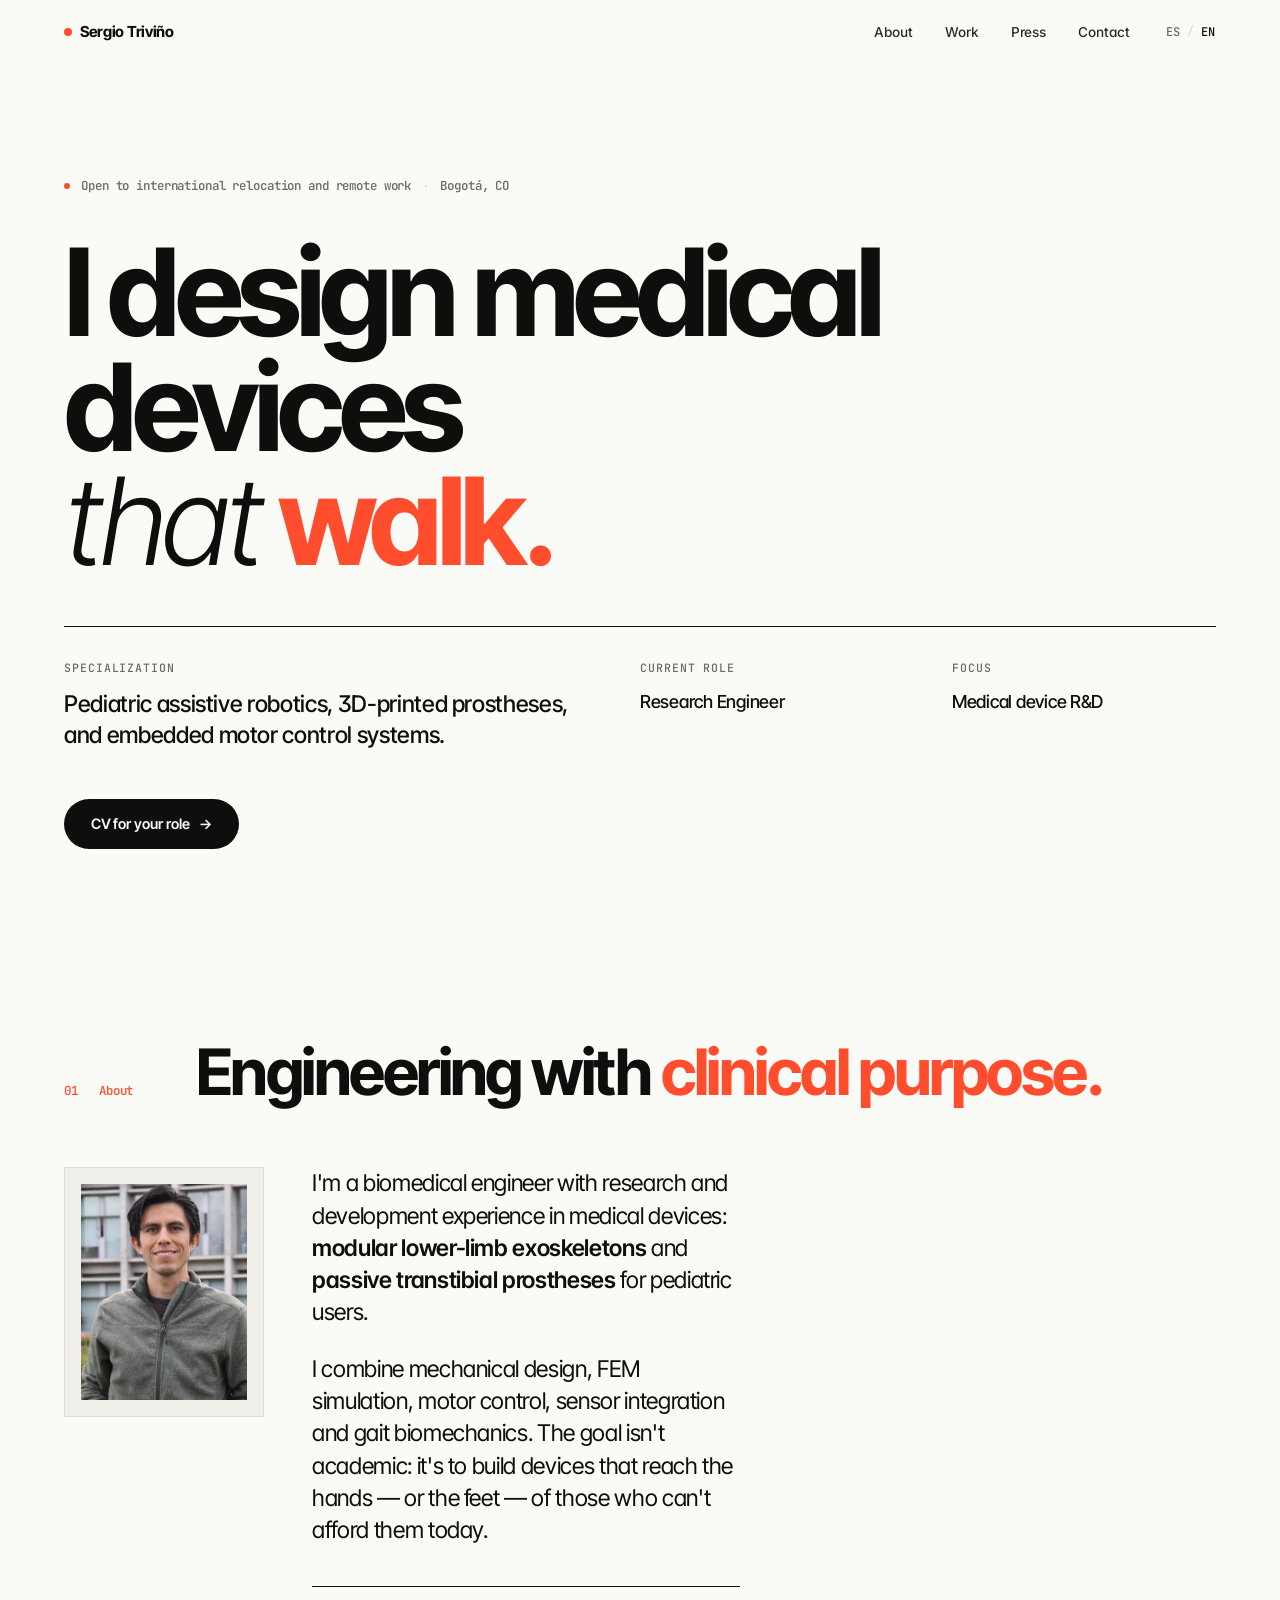
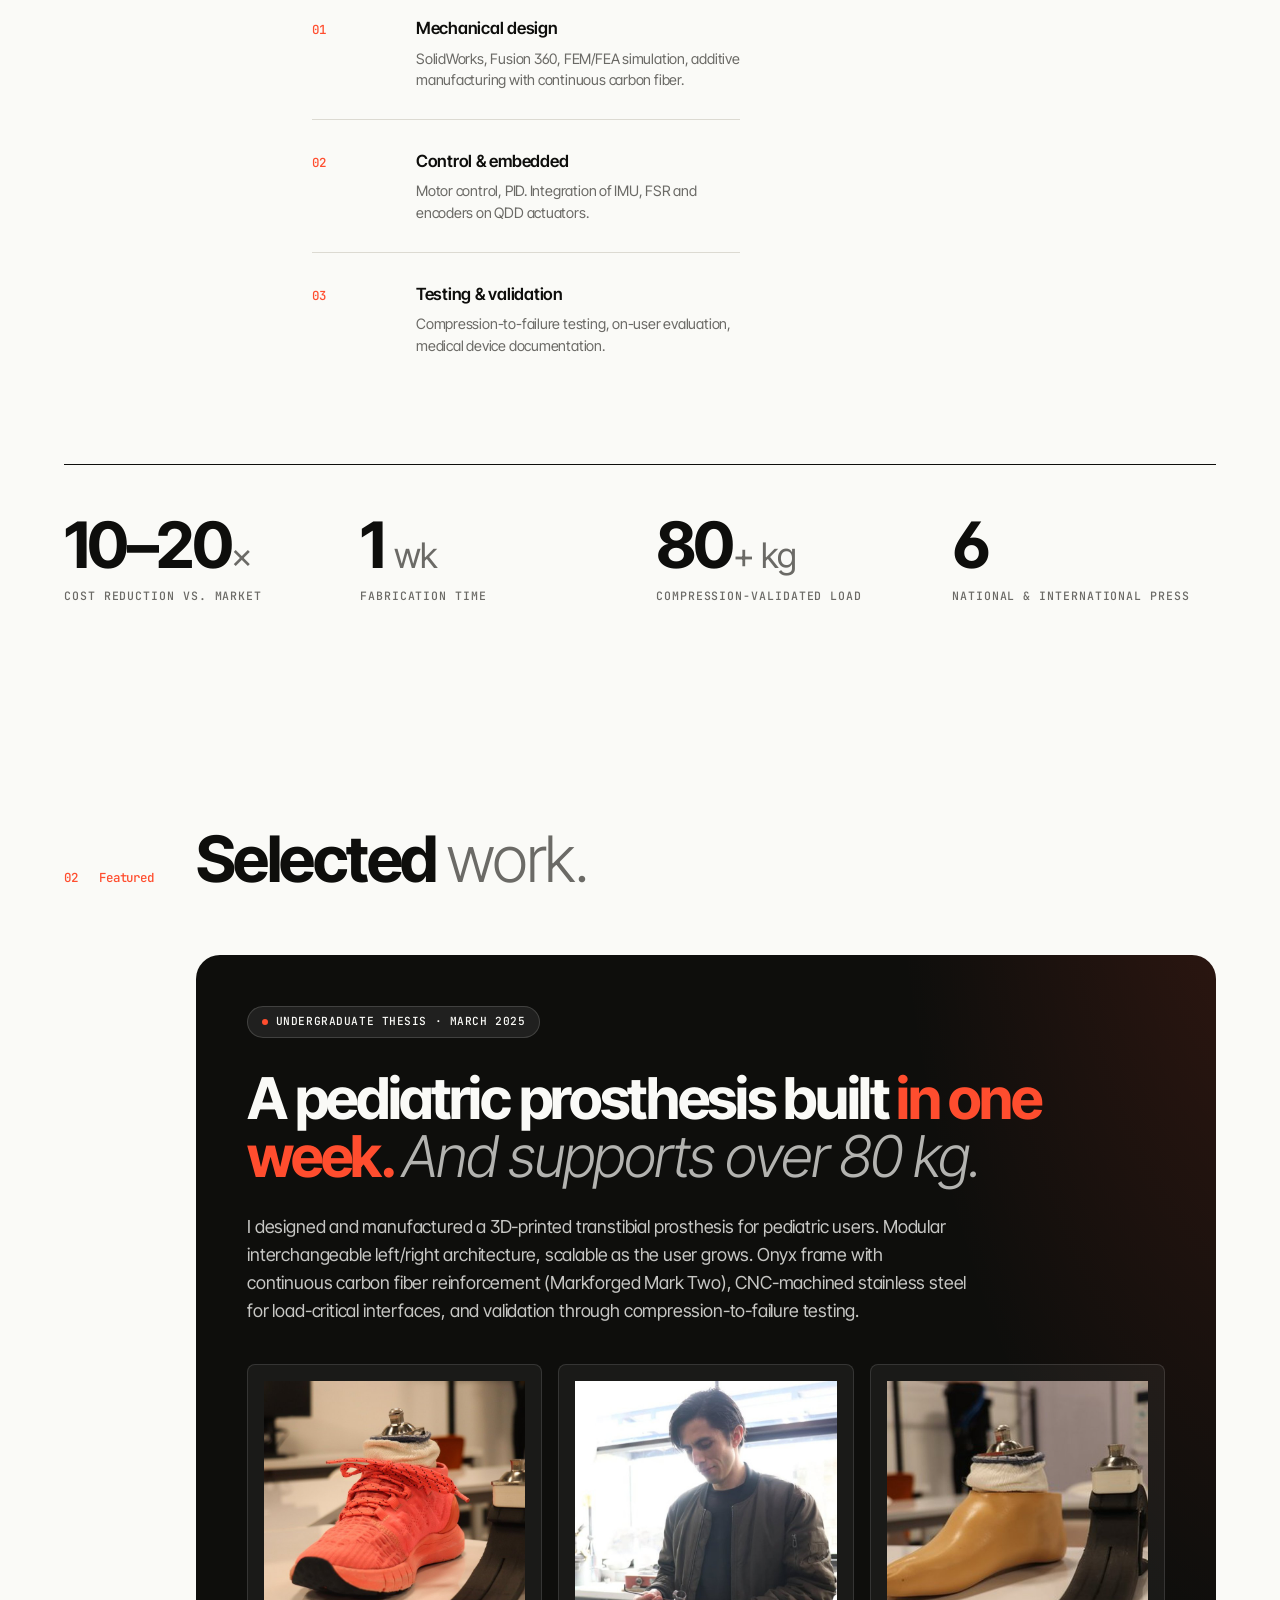
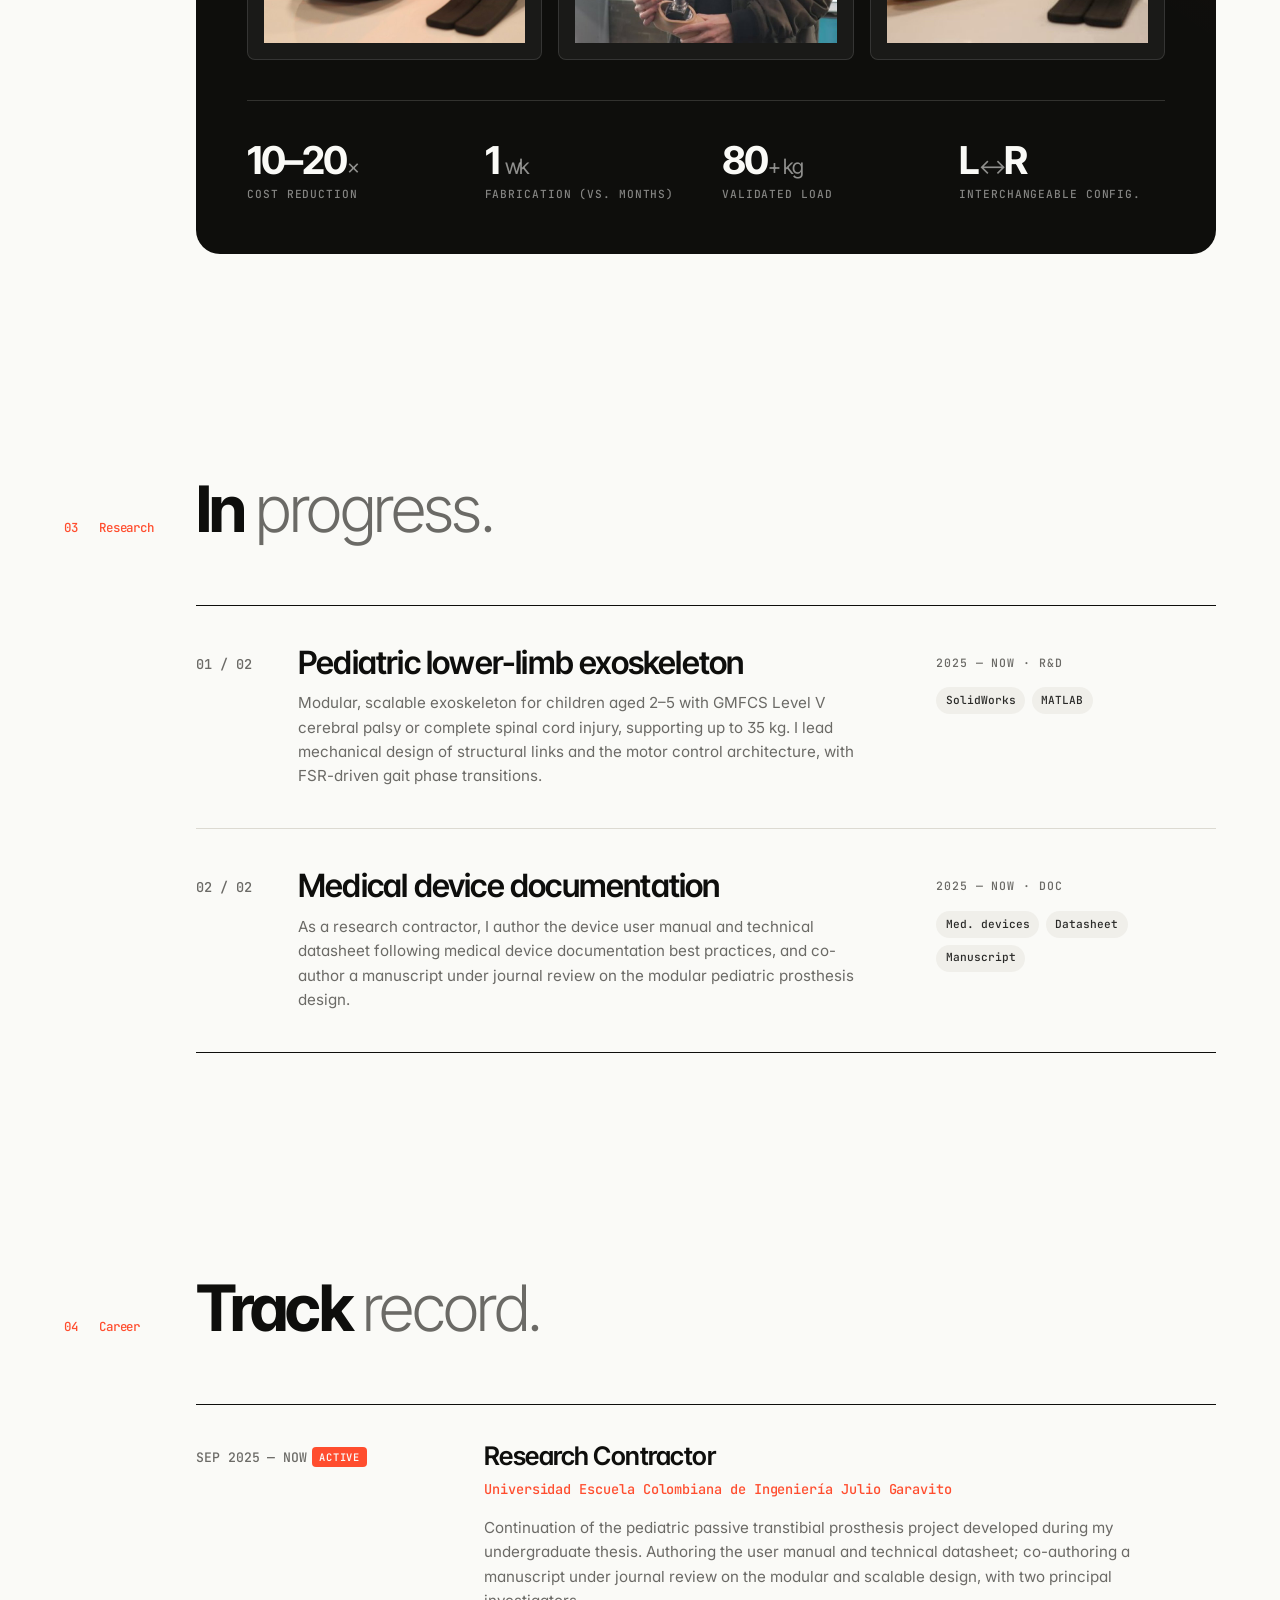
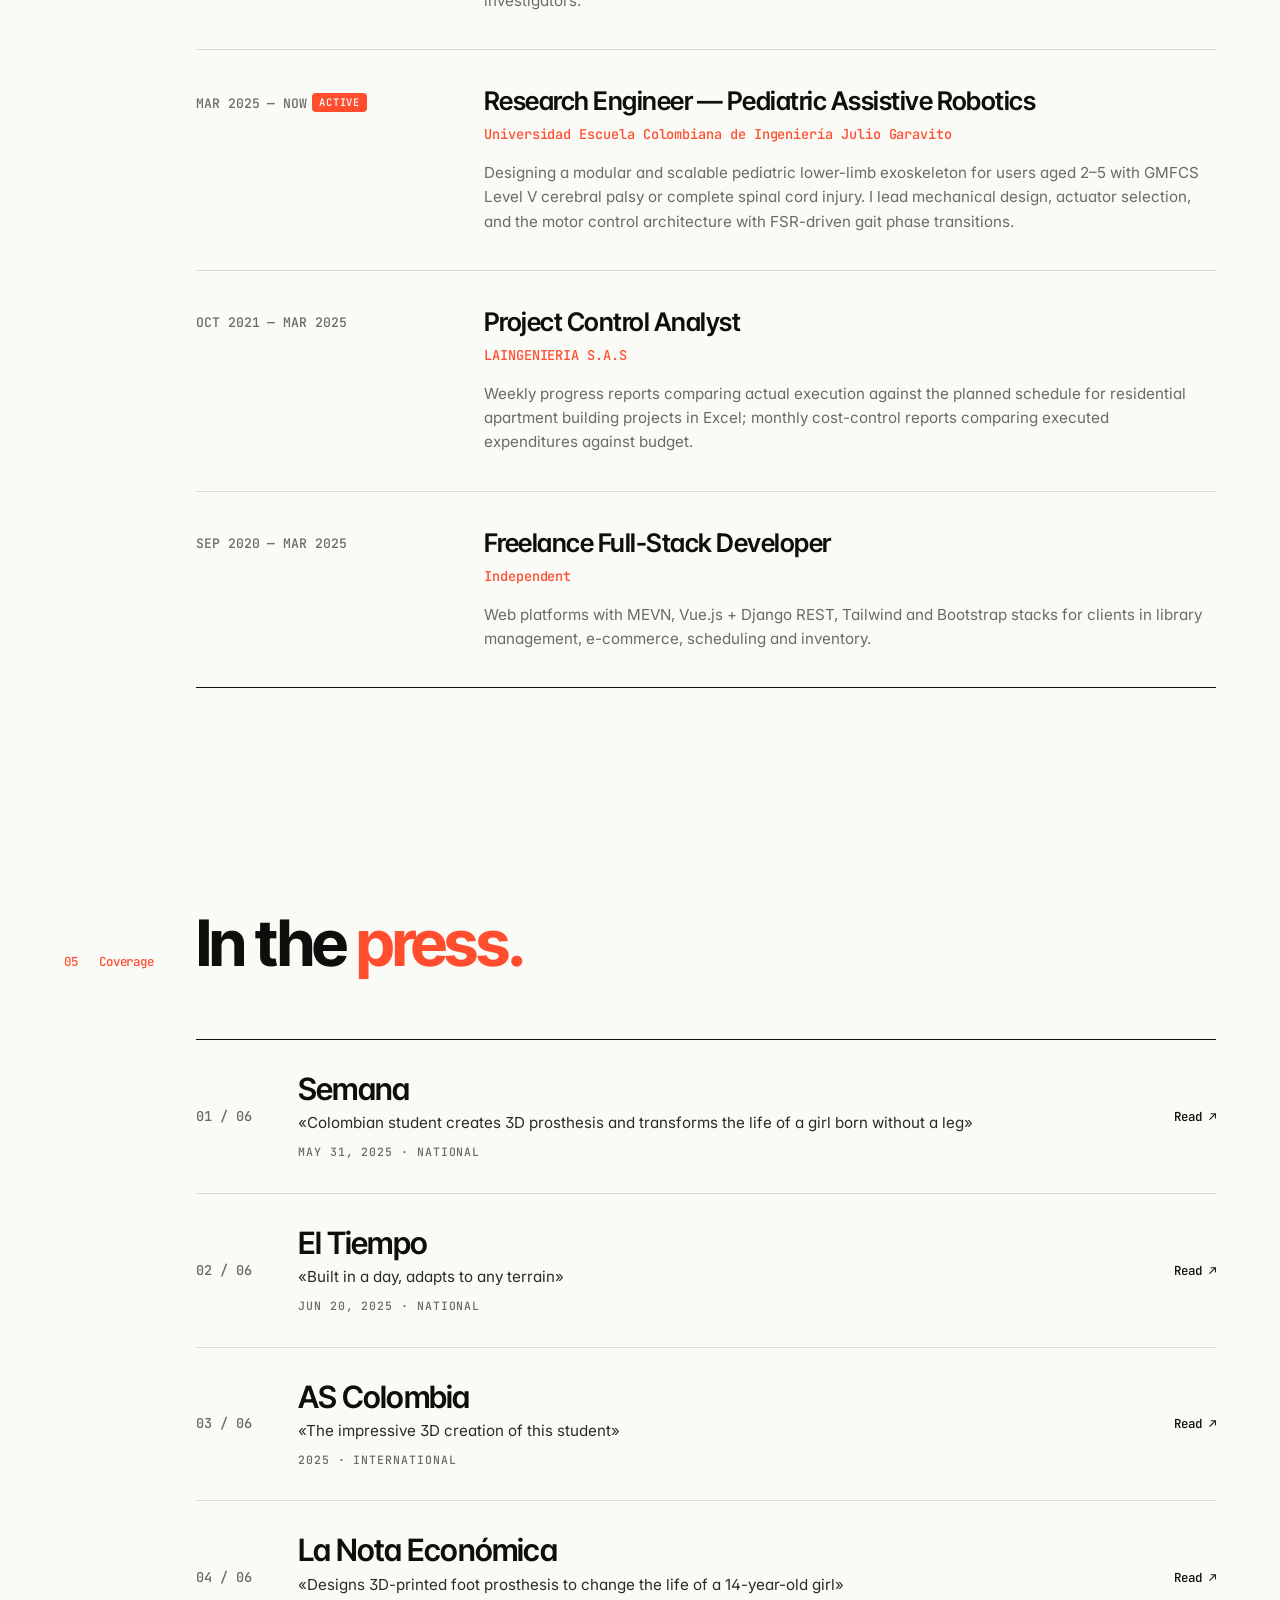
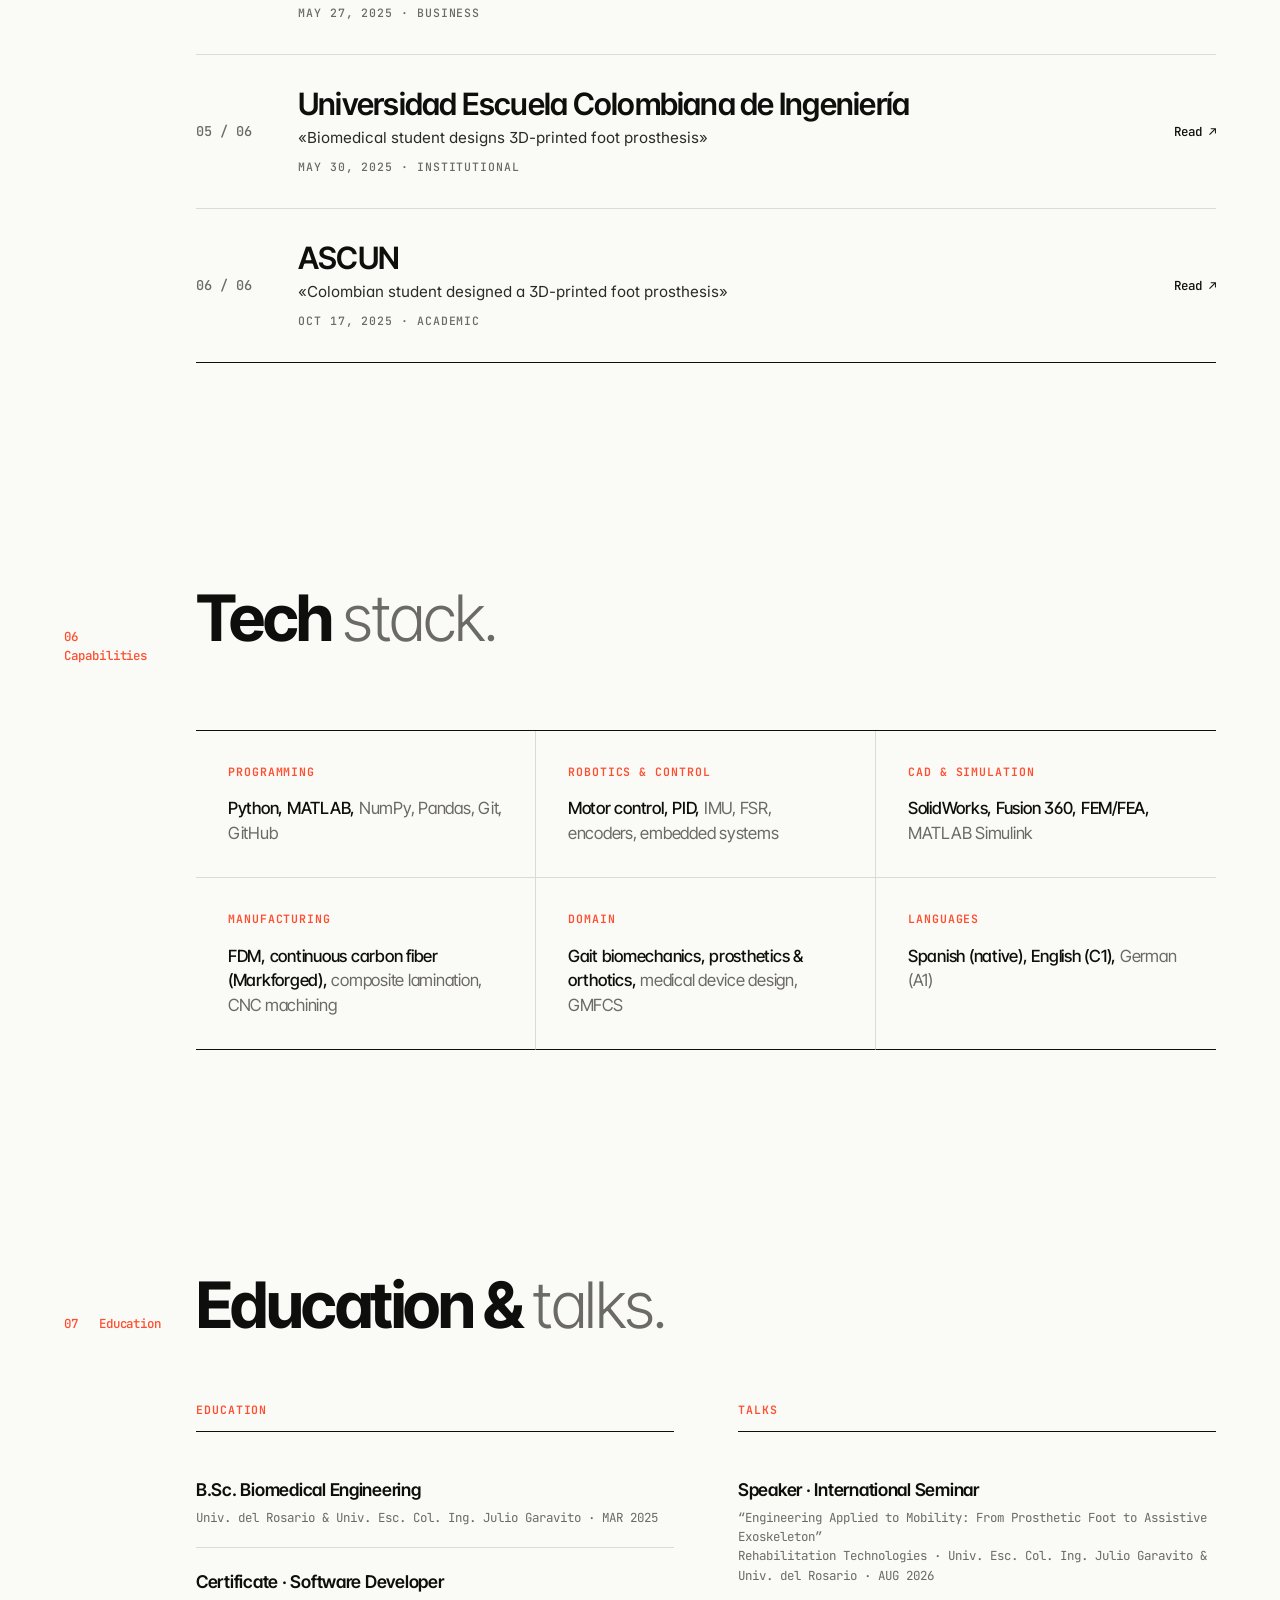
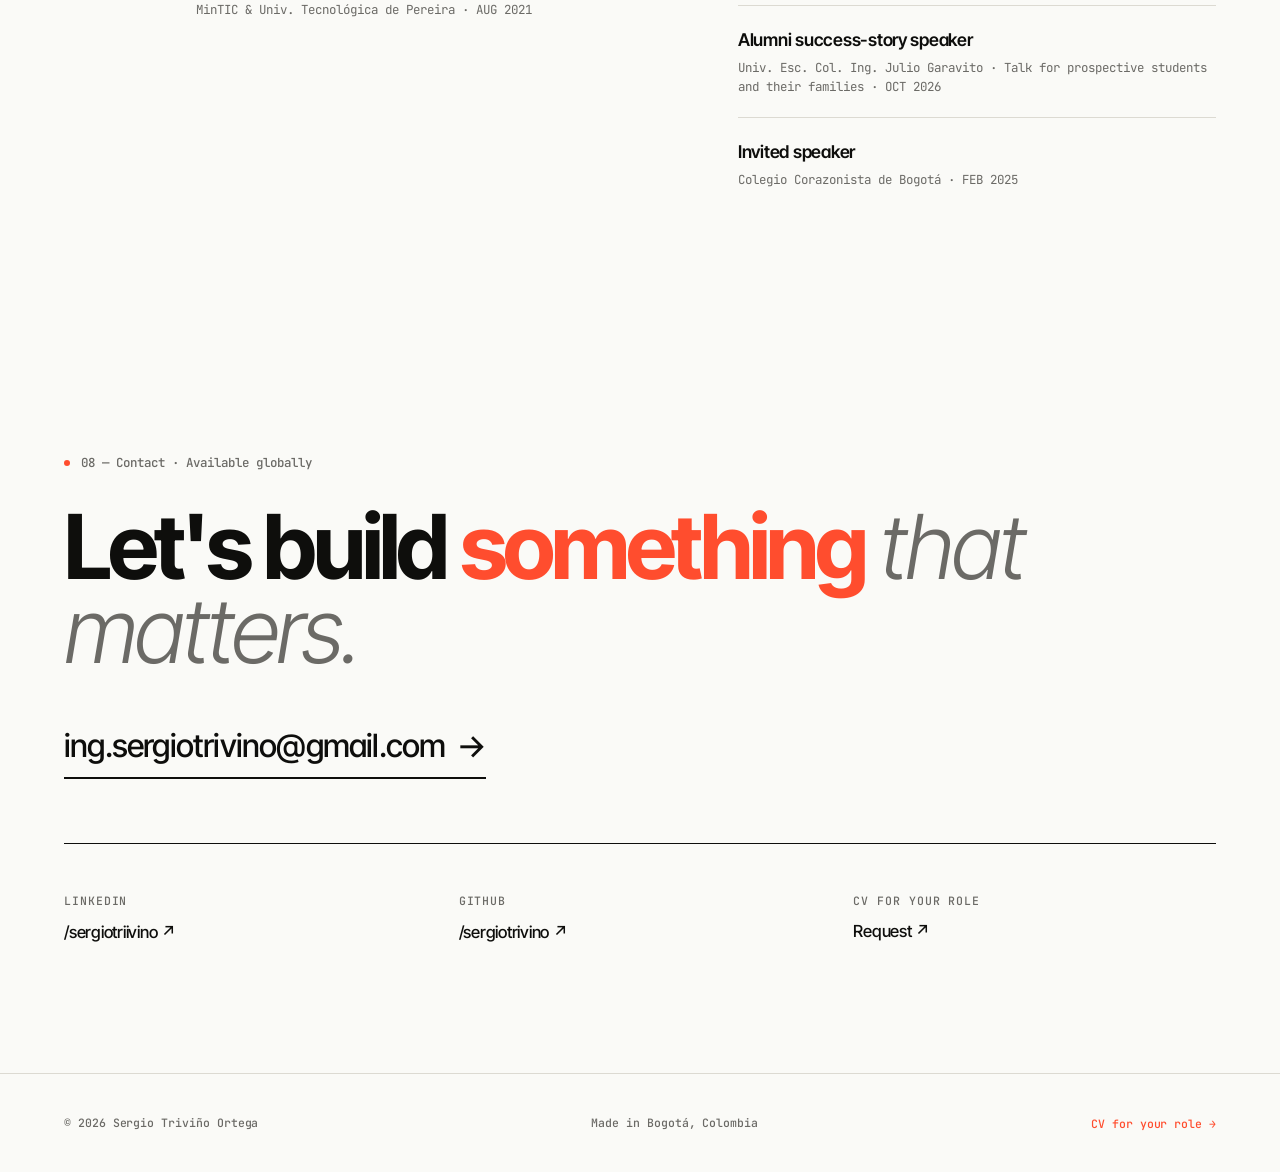
<file: index.html>
<!DOCTYPE html>
<html lang="es">
<head>
<meta charset="UTF-8" />
<meta name="viewport" content="width=device-width, initial-scale=1.0" />
<title>Sergio Triviño Ortega — Biomedical Engineer</title>
<meta name="description" content="Biomedical Engineer specialized in pediatric assistive robotics, medical device R&D, and embedded systems." />
<meta property="og:title" content="Sergio Triviño Ortega — Biomedical Engineer" />
<meta property="og:description" content="Pediatric assistive robotics · Medical device R&D · Embedded systems." />
<meta property="og:type" content="website" />
<meta property="og:url" content="https://sergiotrivino.github.io/" />
<meta property="og:image" content="https://sergiotrivino.github.io/img/prosthesis-1.jpg" />
<meta property="og:image:alt" content="3D-printed pediatric transtibial prosthesis next to a sneaker" />
<meta name="twitter:card" content="summary_large_image" />
<link rel="icon" href="data:image/svg+xml,%3Csvg xmlns='http://www.w3.org/2000/svg' viewBox='0 0 100 100'%3E%3Crect width='100' height='100' fill='%23FAFAF7'/%3E%3Ctext x='50' y='72' font-family='Inter,sans-serif' font-size='80' font-weight='700' text-anchor='middle' fill='%23111111'%3ES%3C/text%3E%3C/svg%3E" />
<link rel="preconnect" href="https://fonts.googleapis.com" />
<link rel="preconnect" href="https://fonts.gstatic.com" crossorigin />
<link href="https://fonts.googleapis.com/css2?family=Inter:wght@400;500;700&family=Inter+Tight:wght@400;500;600;700&family=JetBrains+Mono:wght@400;500&display=swap" rel="stylesheet" />
<script>
(function () {
  var lang = (navigator.language || '').toLowerCase().indexOf('es') === 0 ? 'es' : 'en';
  try { var saved = localStorage.getItem('lang'); if (saved === 'es' || saved === 'en') lang = saved; } catch (e) {}
  window.__INITIAL_LANG = lang;
  if (lang === 'en') {
    document.documentElement.classList.add('lang-pending');
    setTimeout(function () { document.documentElement.classList.remove('lang-pending'); }, 1500);
  }
})();
</script>
<style>
html.lang-pending body { visibility: hidden; }
:root {
  --bg: #FAFAF7;
  --bg-2: #F0EFEA;
  --ink: #0E0E0C;
  --ink-soft: #2A2A28;
  --ink-muted: #6B6A66;
  --line: #DCDAD2;
  --line-soft: #EAE8E0;
  --accent: #FF4D2E;
  --error: #C7321F;
  --success: #1F7A3F;
  --font-display: 'Inter Tight', 'Inter', sans-serif;
  --font-body: 'Inter', system-ui, sans-serif;
  --font-mono: 'JetBrains Mono', monospace;
  --max: 1320px;
  --gutter: clamp(1.5rem, 5vw, 4rem);
}
* { margin: 0; padding: 0; box-sizing: border-box; }
html { scroll-behavior: smooth; }
html.modal-open { overflow: hidden; }
body {
  background: var(--bg);
  color: var(--ink);
  font-family: var(--font-body);
  font-size: 15px;
  line-height: 1.55;
  font-weight: 400;
  -webkit-font-smoothing: antialiased;
  text-rendering: optimizeLegibility;
  overflow-x: hidden;
  font-feature-settings: 'ss01', 'cv11';
}
::selection { background: var(--accent); color: var(--bg); }
main, header, footer { position: relative; }
nav {
  position: fixed;
  top: 0; left: 0; right: 0;
  z-index: 100;
  padding: 1.25rem var(--gutter);
  display: flex;
  justify-content: space-between;
  align-items: center;
  background: rgba(250,250,247,0.85);
  backdrop-filter: blur(20px);
  border-bottom: 1px solid transparent;
  transition: border-color 0.3s ease;
}
nav.scrolled { border-bottom-color: var(--line-soft); }
.brand {
  font-family: var(--font-display);
  font-size: 0.95rem;
  font-weight: 700;
  letter-spacing: -0.02em;
  text-decoration: none;
  color: var(--ink);
  display: flex;
  align-items: center;
  gap: 0.5rem;
}
.brand-dot {
  width: 8px; height: 8px;
  background: var(--accent);
  border-radius: 50%;
}
.nav-right { display: flex; align-items: center; gap: 2.25rem; }
.nav-links { display: flex; gap: 2rem; list-style: none; }
.nav-links a {
  color: var(--ink-soft);
  text-decoration: none;
  font-size: 0.85rem;
  font-weight: 500;
  letter-spacing: -0.005em;
  transition: color 0.2s;
}
.nav-links a:hover { color: var(--accent); }
.lang-toggle {
  display: flex;
  align-items: center;
  gap: 0.4rem;
  font-family: var(--font-mono);
  font-size: 0.75rem;
  font-weight: 500;
}
.lang-toggle button {
  background: none; border: none; cursor: pointer;
  padding: 0; color: var(--ink-muted);
  font-family: inherit; font-size: inherit; font-weight: inherit;
  transition: color 0.2s; letter-spacing: 0.05em;
}
.lang-toggle button.active { color: var(--ink); }
.lang-toggle .sep { color: var(--line); }
@media (max-width: 760px) { .nav-links { display: none; } }
.hero {
  min-height: 100vh;
  padding: 11rem var(--gutter) 5rem;
  display: flex;
  flex-direction: column;
  justify-content: center;
}
.hero-eyebrow {
  display: inline-flex;
  align-items: center;
  gap: 0.7rem;
  font-family: var(--font-mono);
  font-size: 0.78rem;
  font-weight: 500;
  color: var(--ink-muted);
  margin-bottom: 2.5rem;
  letter-spacing: -0.01em;
  opacity: 0;
  animation: fadeUp 0.8s 0.1s forwards;
}
.eyebrow-dot {
  width: 6px; height: 6px;
  background: var(--accent);
  border-radius: 50%;
  animation: pulse 2.4s infinite;
}
@keyframes pulse {
  0%, 100% { box-shadow: 0 0 0 0 rgba(255,77,46,0.5); }
  50% { box-shadow: 0 0 0 6px rgba(255,77,46,0); }
}
.hero h1 {
  font-family: var(--font-display);
  font-size: clamp(2.75rem, 9.5vw, 9rem);
  font-weight: 700;
  line-height: 0.94;
  letter-spacing: -0.045em;
  margin-bottom: 3rem;
  max-width: 1280px;
  opacity: 0;
  animation: fadeUp 1s 0.25s forwards;
}
.hero h1 .accent-mark { color: var(--accent); font-weight: 700; }
.hero h1 .light { font-weight: 300; font-style: italic; }
.hero-meta-row {
  display: grid;
  grid-template-columns: 2fr 1fr 1fr;
  gap: 3rem;
  padding-top: 2rem;
  border-top: 1px solid var(--ink);
  opacity: 0;
  animation: fadeUp 1s 0.5s forwards;
  align-items: start;
}
.hero-meta-block .label {
  font-family: var(--font-mono);
  font-size: 0.72rem;
  text-transform: uppercase;
  letter-spacing: 0.08em;
  color: var(--ink-muted);
  margin-bottom: 0.75rem;
  font-weight: 500;
  display: block;
}
.hero-meta-block .value {
  font-family: var(--font-display);
  font-size: clamp(1rem, 1.4vw, 1.25rem);
  font-weight: 500;
  color: var(--ink);
  letter-spacing: -0.015em;
  line-height: 1.4;
}
.hero-meta-block .value.large {
  font-size: clamp(1.1rem, 1.8vw, 1.45rem);
  line-height: 1.35;
  max-width: 540px;
}
@media (max-width: 760px) { .hero-meta-row { grid-template-columns: 1fr; gap: 2rem; } }
.hero-cta {
  display: flex;
  gap: 0.75rem;
  flex-wrap: wrap;
  margin-top: 3rem;
  opacity: 0;
  animation: fadeUp 1s 0.7s forwards;
}
.btn {
  display: inline-flex;
  align-items: center;
  gap: 0.6rem;
  padding: 0.95rem 1.6rem;
  border-radius: 999px;
  text-decoration: none;
  font-family: var(--font-display);
  font-size: 0.9rem;
  font-weight: 600;
  letter-spacing: -0.005em;
  cursor: pointer;
  border: 1px solid transparent;
  transition: all 0.25s ease;
  white-space: nowrap;
}
.btn-primary { background: var(--ink); color: var(--bg); }
.btn-primary:hover { background: var(--accent); transform: translateY(-2px); }
.btn-ghost {
  background: transparent;
  border-color: var(--line);
  color: var(--ink);
}
.btn-ghost:hover {
  border-color: var(--ink);
  background: var(--ink); color: var(--bg);
  transform: translateY(-2px);
}
.btn .arrow { transition: transform 0.2s; }
.btn:hover .arrow { transform: translate(2px, -2px); }
@keyframes fadeUp {
  from { opacity: 0; transform: translateY(24px); }
  to { opacity: 1; transform: translateY(0); }
}
section {
  max-width: var(--max);
  margin: 0 auto;
  padding: 7rem var(--gutter);
}
.section-header {
  display: grid;
  grid-template-columns: 100px 1fr;
  gap: 2rem;
  margin-bottom: 4rem;
  align-items: baseline;
}
.section-num {
  font-family: var(--font-mono);
  font-size: 0.78rem;
  color: var(--ink-muted);
  font-weight: 500;
  letter-spacing: -0.005em;
}
.section-num span { color: var(--accent); }
h2 {
  font-family: var(--font-display);
  font-size: clamp(2rem, 5vw, 4rem);
  font-weight: 700;
  line-height: 0.98;
  letter-spacing: -0.04em;
  max-width: 1100px;
}
h2 .light { font-weight: 300; color: var(--ink-muted); }
h2 .accent { color: var(--accent); }
@media (max-width: 700px) { .section-header { grid-template-columns: 1fr; gap: 0.5rem; } }
.about-layout {
  display: grid;
  grid-template-columns: 200px 1fr 1fr;
  gap: 2rem 3rem;
  align-items: start;
}
.about-text p {
  font-family: var(--font-display);
  font-size: clamp(1.1rem, 1.8vw, 1.5rem);
  font-weight: 400;
  line-height: 1.4;
  color: var(--ink);
  margin-bottom: 1.5rem;
  letter-spacing: -0.015em;
  max-width: 640px;
}
.about-text p:last-child { margin-bottom: 0; }
.about-text strong { font-weight: 600; color: var(--ink); }
.photo-frame {
  width: 100%;
  aspect-ratio: 4 / 5;
  background: var(--bg-2);
  border: 1px solid var(--line);
  overflow: hidden;
  padding: 1rem;
}
.photo-frame img {
  width: 100%;
  height: 100%;
  object-fit: cover;
  display: block;
}
.about-pillars {
  display: grid;
  grid-template-columns: 1fr;
  gap: 0;
  border-top: 1px solid var(--ink);
}
.pillar {
  display: grid;
  grid-template-columns: 80px 1fr;
  gap: 1.5rem;
  padding: 1.75rem 0;
  border-bottom: 1px solid var(--line);
  align-items: baseline;
}
.pillar:last-child { border-bottom: none; }
.pillar-num { font-family: var(--font-mono); font-size: 0.78rem; color: var(--accent); font-weight: 500; }
.pillar-content h4 {
  font-family: var(--font-display);
  font-size: 1.05rem;
  font-weight: 600;
  letter-spacing: -0.015em;
  margin-bottom: 0.4rem;
}
.pillar-content p {
  font-size: 0.9rem;
  color: var(--ink-muted);
  line-height: 1.5;
  max-width: 380px;
}
@media (max-width: 900px) {
  .about-layout { grid-template-columns: 1fr; gap: 3rem; }
}
.metric-strip {
  margin-top: 5rem;
  padding-top: 3rem;
  border-top: 1px solid var(--ink);
  display: grid;
  grid-template-columns: repeat(4, 1fr);
  gap: 2rem;
}
.metric-cell .num {
  font-family: var(--font-display);
  font-size: clamp(2.5rem, 5vw, 4rem);
  font-weight: 700;
  line-height: 1;
  letter-spacing: -0.04em;
  margin-bottom: 0.6rem;
  color: var(--ink);
}
.metric-cell .num .unit {
  color: var(--ink-muted);
  font-weight: 400;
  font-size: 0.55em;
  letter-spacing: -0.02em;
}
.metric-cell .label {
  font-family: var(--font-mono);
  font-size: 0.72rem;
  text-transform: uppercase;
  letter-spacing: 0.08em;
  color: var(--ink-muted);
  line-height: 1.5;
  font-weight: 500;
}
@media (max-width: 760px) { .metric-strip { grid-template-columns: repeat(2, 1fr); } }
.featured-project {
  display: grid;
  grid-template-columns: 100px 1fr;
  gap: 2rem;
  margin-top: 2rem;
}
.featured-card {
  background: var(--ink);
  color: var(--bg);
  padding: clamp(2rem, 4vw, 4rem);
  border-radius: 24px;
  position: relative;
  overflow: hidden;
}
.featured-card::before {
  content: '';
  position: absolute;
  top: -30%; right: -10%;
  width: 50%; height: 130%;
  background: radial-gradient(ellipse at top right, rgba(255,77,46,0.18) 0%, transparent 60%);
  pointer-events: none;
}
.featured-tag {
  display: inline-flex;
  align-items: center;
  gap: 0.5rem;
  padding: 0.4rem 0.85rem;
  background: rgba(255,255,255,0.08);
  border: 1px solid rgba(255,255,255,0.15);
  border-radius: 999px;
  font-family: var(--font-mono);
  font-size: 0.7rem;
  font-weight: 500;
  letter-spacing: 0.05em;
  color: var(--bg);
  margin-bottom: 2rem;
  position: relative;
}
.featured-tag .dot { width: 6px; height: 6px; background: var(--accent); border-radius: 50%; }
.featured-card h3 {
  font-family: var(--font-display);
  font-size: clamp(1.85rem, 4.5vw, 3.75rem);
  font-weight: 700;
  line-height: 1;
  letter-spacing: -0.04em;
  margin-bottom: 1.75rem;
  max-width: 900px;
  position: relative;
}
.featured-card h3 .accent { color: var(--accent); }
.featured-card h3 .light { font-weight: 300; color: rgba(250,250,247,0.7); font-style: italic; }
.featured-desc {
  font-family: var(--font-display);
  font-size: clamp(1rem, 1.4vw, 1.2rem);
  color: rgba(250,250,247,0.78);
  max-width: 720px;
  margin-bottom: 2.5rem;
  line-height: 1.55;
  font-weight: 400;
  letter-spacing: -0.01em;
  position: relative;
}
.featured-gallery {
  display: grid;
  grid-template-columns: repeat(3, 1fr);
  gap: 1rem;
  margin-bottom: 2.5rem;
  position: relative;
}
.featured-gallery .photo-frame {
  background: rgba(255,255,255,0.05);
  border: 1px solid rgba(255,255,255,0.12);
  aspect-ratio: 1 / 1;
  border-radius: 8px;
}
@media (max-width: 600px) {
  .featured-gallery { grid-template-columns: 1fr 1fr; }
}
.featured-metrics {
  display: grid;
  grid-template-columns: repeat(4, 1fr);
  gap: 2rem;
  padding-top: 2.5rem;
  border-top: 1px solid rgba(250,250,247,0.15);
  position: relative;
}
.feat-metric .num {
  font-family: var(--font-display);
  font-size: clamp(1.75rem, 3vw, 2.5rem);
  font-weight: 700;
  letter-spacing: -0.04em;
  line-height: 1;
  margin-bottom: 0.5rem;
  color: var(--bg);
}
.feat-metric .num .unit { color: rgba(250,250,247,0.55); font-weight: 400; font-size: 0.55em; }
.feat-metric .label {
  font-family: var(--font-mono);
  font-size: 0.7rem;
  text-transform: uppercase;
  letter-spacing: 0.08em;
  color: rgba(250,250,247,0.5);
  line-height: 1.4;
  font-weight: 500;
}
@media (max-width: 900px) {
  .featured-project { grid-template-columns: 1fr; gap: 1.5rem; }
  .featured-metrics { grid-template-columns: repeat(2, 1fr); gap: 1.5rem; }
}
.projects-layout {
  display: grid;
  grid-template-columns: 100px 1fr;
  gap: 2rem;
  margin-top: 2rem;
}
.projects-list { display: flex; flex-direction: column; }
.project-row {
  display: grid;
  grid-template-columns: 70px 1fr 280px;
  gap: 2rem;
  padding: 2.5rem 0;
  border-top: 1px solid var(--line);
  align-items: start;
  cursor: default;
  transition: padding 0.3s ease;
  position: relative;
}
.project-row::before {
  content: '';
  position: absolute;
  left: 0; top: -1px;
  width: 0; height: 1px;
  background: var(--accent);
  transition: width 0.4s ease;
}
.project-row:hover::before { width: 100%; }
.project-row:first-child { border-top: 1px solid var(--ink); }
.project-row:last-child { border-bottom: 1px solid var(--ink); }
.proj-num {
  font-family: var(--font-mono);
  font-size: 0.85rem;
  color: var(--ink-muted);
  font-weight: 500;
  padding-top: 0.5rem;
}
.proj-body h4 {
  font-family: var(--font-display);
  font-size: clamp(1.5rem, 2.5vw, 2.25rem);
  font-weight: 600;
  line-height: 1.05;
  letter-spacing: -0.025em;
  margin-bottom: 0.75rem;
}
.proj-body p {
  font-size: 0.95rem;
  color: var(--ink-muted);
  line-height: 1.6;
  max-width: 580px;
}
.proj-side { display: flex; flex-direction: column; gap: 1rem; padding-top: 0.5rem; }
.proj-side-meta {
  font-family: var(--font-mono);
  font-size: 0.72rem;
  color: var(--ink-muted);
  text-transform: uppercase;
  letter-spacing: 0.08em;
  font-weight: 500;
}
.tag-list { display: flex; flex-wrap: wrap; gap: 0.4rem; }
.tag {
  font-family: var(--font-mono);
  font-size: 0.7rem;
  padding: 0.3rem 0.6rem;
  background: var(--bg-2);
  color: var(--ink-soft);
  border-radius: 999px;
  font-weight: 500;
}
@media (max-width: 900px) {
  .projects-layout { grid-template-columns: 1fr; gap: 2rem; }
  .project-row { grid-template-columns: 1fr; gap: 1rem; }
  .proj-side { padding-top: 0; }
}
.timeline {
  display: grid;
  grid-template-columns: 100px 1fr;
  gap: 2rem;
  margin-top: 2rem;
}
.timeline-list { display: flex; flex-direction: column; }
.exp-row {
  display: grid;
  grid-template-columns: 240px 1fr;
  gap: 3rem;
  padding: 2.25rem 0;
  border-top: 1px solid var(--line);
  align-items: start;
}
.exp-row:first-child { border-top: 1px solid var(--ink); }
.exp-row:last-child { border-bottom: 1px solid var(--ink); }
.exp-when {
  font-family: var(--font-mono);
  font-size: 0.82rem;
  color: var(--ink-muted);
  font-weight: 500;
  letter-spacing: -0.005em;
  padding-top: 0.4rem;
}
.exp-when .now {
  display: inline-block;
  background: var(--accent);
  color: var(--bg);
  padding: 0.1rem 0.45rem;
  font-size: 0.65rem;
  font-weight: 600;
  letter-spacing: 0.08em;
  margin-left: 0.3rem;
  border-radius: 4px;
  text-transform: uppercase;
  vertical-align: 0.1em;
}
.exp-card h4 {
  font-family: var(--font-display);
  font-size: clamp(1.25rem, 2vw, 1.65rem);
  font-weight: 600;
  letter-spacing: -0.02em;
  line-height: 1.15;
  margin-bottom: 0.4rem;
}
.exp-org {
  display: inline-block;
  font-family: var(--font-mono);
  font-size: 0.85rem;
  color: var(--accent);
  margin-bottom: 1rem;
  font-weight: 500;
  letter-spacing: -0.005em;
}
.exp-card p {
  font-size: 0.95rem;
  color: var(--ink-muted);
  line-height: 1.6;
  max-width: 720px;
}
@media (max-width: 900px) {
  .timeline { grid-template-columns: 1fr; gap: 2rem; }
  .exp-row { grid-template-columns: 1fr; gap: 0.75rem; }
}
.press-layout {
  display: grid;
  grid-template-columns: 100px 1fr;
  gap: 2rem;
  margin-top: 2rem;
}
.press-list { display: flex; flex-direction: column; }
.press-row {
  display: grid;
  grid-template-columns: 70px 1fr auto;
  gap: 2rem;
  padding: 2rem 0;
  border-top: 1px solid var(--line);
  align-items: center;
  text-decoration: none;
  color: inherit;
  transition: all 0.3s ease;
  position: relative;
}
.press-row::before {
  content: '';
  position: absolute;
  left: 0; right: 0; top: 0; bottom: 0;
  background: var(--ink);
  transform: scaleY(0);
  transform-origin: bottom;
  transition: transform 0.4s cubic-bezier(0.65, 0, 0.35, 1);
  z-index: -1;
}
.press-row:hover::before { transform: scaleY(1); transform-origin: top; }
.press-row:hover { color: var(--bg); padding-left: 1.5rem; padding-right: 1.5rem; }
.press-row:hover .press-num { color: var(--accent); }
.press-row:hover .press-meta { color: rgba(250,250,247,0.6); }
.press-row:hover .press-cta { color: var(--accent); }
.press-row:first-child { border-top: 1px solid var(--ink); }
.press-row:last-child { border-bottom: 1px solid var(--ink); }
.press-num {
  font-family: var(--font-mono);
  font-size: 0.85rem;
  color: var(--ink-muted);
  font-weight: 500;
  transition: color 0.3s;
}
.press-body { min-width: 0; }
.press-outlet {
  font-family: var(--font-display);
  font-size: clamp(1.4rem, 2.4vw, 2rem);
  font-weight: 600;
  letter-spacing: -0.025em;
  line-height: 1.1;
  margin-bottom: 0.4rem;
}
.press-quote {
  font-size: 0.95rem;
  color: var(--ink-soft);
  line-height: 1.5;
  max-width: 700px;
  margin-bottom: 0.5rem;
  font-weight: 400;
  transition: color 0.3s;
}
.press-row:hover .press-quote { color: rgba(250,250,247,0.85); }
.press-meta {
  font-family: var(--font-mono);
  font-size: 0.72rem;
  color: var(--ink-muted);
  text-transform: uppercase;
  letter-spacing: 0.08em;
  font-weight: 500;
  transition: color 0.3s;
}
.press-cta {
  font-family: var(--font-mono);
  font-size: 0.78rem;
  color: var(--ink);
  font-weight: 500;
  letter-spacing: -0.005em;
  white-space: nowrap;
  transition: color 0.3s;
}
@media (max-width: 900px) {
  .press-layout { grid-template-columns: 1fr; gap: 2rem; }
  .press-row { grid-template-columns: 50px 1fr; gap: 1rem; }
  .press-cta { grid-column: 2; padding-top: 0.5rem; }
}
.skills-layout {
  display: grid;
  grid-template-columns: 100px 1fr;
  gap: 2rem;
  margin-top: 2rem;
}
.skills-grid {
  display: grid;
  grid-template-columns: repeat(3, 1fr);
  gap: 0;
  border-top: 1px solid var(--ink);
}
.skill-cell {
  padding: 2rem;
  border-bottom: 1px solid var(--line);
  border-right: 1px solid var(--line);
}
.skill-cell:nth-child(3n) { border-right: none; }
.skill-cell:nth-last-child(-n+3) { border-bottom: 1px solid var(--ink); }
.skill-cell h4 {
  font-family: var(--font-mono);
  font-size: 0.72rem;
  text-transform: uppercase;
  letter-spacing: 0.08em;
  color: var(--accent);
  margin-bottom: 1rem;
  font-weight: 600;
}
.skill-cell p {
  font-family: var(--font-display);
  font-size: 1.05rem;
  color: var(--ink);
  line-height: 1.45;
  font-weight: 500;
  letter-spacing: -0.015em;
}
.skill-cell p .muted { color: var(--ink-muted); font-weight: 400; }
@media (max-width: 800px) {
  .skills-layout { grid-template-columns: 1fr; gap: 2rem; }
  .skills-grid { grid-template-columns: 1fr; }
  .skill-cell { border-right: none !important; }
  .skill-cell:nth-last-child(-n+3) { border-bottom: 1px solid var(--line); }
  .skill-cell:last-child { border-bottom: 1px solid var(--ink); }
}
.formation-layout {
  display: grid;
  grid-template-columns: 100px 1fr;
  gap: 2rem;
  margin-top: 2rem;
}
.formation-grid {
  display: grid;
  grid-template-columns: 1fr 1fr;
  gap: 4rem;
}
.formation-block h3 {
  font-family: var(--font-mono);
  font-size: 0.72rem;
  text-transform: uppercase;
  letter-spacing: 0.08em;
  color: var(--accent);
  margin-bottom: 1.5rem;
  padding-bottom: 0.75rem;
  border-bottom: 1px solid var(--ink);
  font-weight: 600;
}
.form-item {
  padding: 1.25rem 0;
  border-bottom: 1px solid var(--line);
}
.form-item:last-child { border-bottom: none; }
.form-item h4 {
  font-family: var(--font-display);
  font-size: 1.1rem;
  font-weight: 600;
  letter-spacing: -0.015em;
  margin-bottom: 0.3rem;
}
.form-item p {
  font-family: var(--font-mono);
  font-size: 0.78rem;
  color: var(--ink-muted);
}
@media (max-width: 800px) {
  .formation-layout { grid-template-columns: 1fr; gap: 2rem; }
  .formation-grid { grid-template-columns: 1fr; gap: 2rem; }
}
.contact-section {
  padding: 8rem var(--gutter);
}
.contact-eyebrow {
  display: inline-flex;
  align-items: center;
  gap: 0.7rem;
  font-family: var(--font-mono);
  font-size: 0.78rem;
  font-weight: 500;
  color: var(--ink-muted);
  margin-bottom: 2rem;
}
.contact-eyebrow .dot { width: 6px; height: 6px; background: var(--accent); border-radius: 50%; }
.contact-heading {
  font-family: var(--font-display);
  font-size: clamp(2.5rem, 7vw, 6rem);
  font-weight: 700;
  line-height: 0.94;
  letter-spacing: -0.045em;
  margin-bottom: 3rem;
  max-width: 1100px;
}
.contact-heading .accent { color: var(--accent); }
.contact-heading .light { font-weight: 300; color: var(--ink-muted); font-style: italic; }
.contact-email-wrapper { display: inline-block; margin-bottom: 4rem; }
.contact-email {
  font-family: var(--font-display);
  font-size: clamp(1.25rem, 3vw, 2rem);
  font-weight: 500;
  color: var(--ink);
  text-decoration: none;
  letter-spacing: -0.025em;
  display: inline-flex;
  align-items: center;
  gap: 0.75rem;
  transition: color 0.2s;
  border-bottom: 2px solid var(--ink);
  padding-bottom: 0.4rem;
}
.contact-email:hover { color: var(--accent); border-bottom-color: var(--accent); }
.contact-grid {
  display: grid;
  grid-template-columns: repeat(3, 1fr);
  gap: 2rem;
  padding-top: 3rem;
  border-top: 1px solid var(--ink);
}
.contact-cell .label {
  font-family: var(--font-mono);
  font-size: 0.72rem;
  text-transform: uppercase;
  letter-spacing: 0.08em;
  color: var(--ink-muted);
  margin-bottom: 0.6rem;
  font-weight: 500;
  display: block;
}
.contact-cell a, .contact-cell button.linklike {
  font-family: var(--font-display);
  font-size: clamp(0.95rem, 1.3vw, 1.15rem);
  font-weight: 500;
  color: var(--ink);
  text-decoration: none;
  letter-spacing: -0.015em;
  transition: color 0.2s;
  background: none; border: none; padding: 0; cursor: pointer;
}
.contact-cell a:hover, .contact-cell button.linklike:hover { color: var(--accent); }
@media (max-width: 760px) { .contact-grid { grid-template-columns: 1fr 1fr; gap: 1.5rem; } }
footer {
  padding: 2.5rem var(--gutter);
  border-top: 1px solid var(--line);
  display: flex;
  justify-content: space-between;
  flex-wrap: wrap;
  gap: 1rem;
  font-family: var(--font-mono);
  font-size: 0.72rem;
  color: var(--ink-muted);
  font-weight: 500;
  letter-spacing: -0.005em;
  max-width: var(--max);
  margin-left: auto;
  margin-right: auto;
}
footer button.linklike {
  color: var(--accent);
  text-decoration: none;
  background: none; border: none; padding: 0; cursor: pointer;
  font-family: inherit; font-size: inherit; font-weight: inherit; letter-spacing: inherit;
}
.reveal {
  opacity: 0;
  transform: translateY(24px);
  transition: opacity 0.8s cubic-bezier(0.65, 0, 0.35, 1), transform 0.8s cubic-bezier(0.65, 0, 0.35, 1);
}
.reveal.visible {
  opacity: 1;
  transform: translateY(0);
}
.modal-overlay {
  position: fixed;
  inset: 0;
  background: rgba(14, 14, 12, 0.65);
  backdrop-filter: blur(8px);
  z-index: 1000;
  display: none;
  align-items: center;
  justify-content: center;
  padding: 1.5rem;
}
.modal-overlay.visible { display: flex; }
.modal {
  background: var(--bg);
  width: 100%;
  max-width: 580px;
  max-height: 92vh;
  overflow-y: auto;
  border-radius: 18px;
  padding: 2.5rem;
  position: relative;
  box-shadow: 0 30px 80px rgba(0,0,0,0.3);
}
.modal-close {
  position: absolute;
  top: 1.25rem; right: 1.25rem;
  width: 36px; height: 36px;
  border-radius: 999px;
  border: 1px solid var(--line);
  background: var(--bg);
  cursor: pointer;
  display: grid;
  place-items: center;
  color: var(--ink-soft);
  transition: all 0.2s;
  font-family: var(--font-mono);
}
.modal-close:hover { background: var(--ink); color: var(--bg); border-color: var(--ink); }
.modal-eyebrow {
  display: inline-flex;
  align-items: center;
  gap: 0.5rem;
  font-family: var(--font-mono);
  font-size: 0.72rem;
  text-transform: uppercase;
  letter-spacing: 0.1em;
  color: var(--ink-muted);
  margin-bottom: 1rem;
  font-weight: 500;
}
.modal-eyebrow .dot { width: 6px; height: 6px; background: var(--accent); border-radius: 50%; }
.modal h3 {
  font-family: var(--font-display);
  font-size: clamp(1.5rem, 3vw, 2rem);
  font-weight: 700;
  line-height: 1.05;
  letter-spacing: -0.03em;
  margin-bottom: 0.75rem;
}
.modal-intro {
  font-size: 0.93rem;
  color: var(--ink-muted);
  line-height: 1.55;
  margin-bottom: 2rem;
  max-width: 480px;
}
.field-group {
  display: flex;
  flex-direction: column;
  margin-bottom: 1.25rem;
}
.field-group label {
  font-family: var(--font-mono);
  font-size: 0.72rem;
  text-transform: uppercase;
  letter-spacing: 0.08em;
  color: var(--ink-soft);
  margin-bottom: 0.45rem;
  font-weight: 600;
}
.field-group label .req { color: var(--accent); margin-left: 0.15rem; }
.field-group label .opt {
  font-size: 0.65rem;
  color: var(--ink-muted);
  text-transform: lowercase;
  margin-left: 0.4rem;
  letter-spacing: 0;
  font-weight: 400;
}
.field-group input {
  font-family: var(--font-body);
  font-size: 0.95rem;
  background: var(--bg-2);
  color: var(--ink);
  border: 1px solid var(--line);
  border-radius: 8px;
  padding: 0.75rem 0.9rem;
  transition: all 0.2s;
  outline: none;
  width: 100%;
  font-weight: 400;
}
.field-group input:focus {
  border-color: var(--ink);
  background: var(--bg);
}
.field-group .hint {
  font-size: 0.78rem;
  color: var(--ink-muted);
  margin-top: 0.4rem;
  line-height: 1.4;
}
.field-group .err {
  font-family: var(--font-mono);
  font-size: 0.72rem;
  color: var(--error);
  margin-top: 0.35rem;
  display: none;
  font-weight: 500;
}
.field-group.invalid input {
  border-color: var(--error);
  background: rgba(199,50,31,0.04);
}
.field-group.invalid .err { display: block; }
.honeypot {
  position: absolute !important;
  left: -9999px !important;
  width: 1px !important;
  height: 1px !important;
  opacity: 0 !important;
  pointer-events: none !important;
}
.modal-footer {
  display: flex;
  align-items: center;
  justify-content: space-between;
  gap: 1rem;
  margin-top: 0.5rem;
  flex-wrap: wrap;
}
.modal-disclaimer {
  font-size: 0.75rem;
  color: var(--ink-muted);
  line-height: 1.45;
  flex-grow: 1;
  max-width: 280px;
}
.btn-submit {
  background: var(--ink);
  color: var(--bg);
  padding: 0.85rem 1.5rem;
  border-radius: 999px;
  border: none;
  font-family: var(--font-display);
  font-size: 0.9rem;
  font-weight: 600;
  cursor: pointer;
  transition: all 0.2s;
  display: inline-flex;
  align-items: center;
  gap: 0.5rem;
  letter-spacing: -0.005em;
}
.btn-submit:hover:not(:disabled) { background: var(--accent); transform: translateY(-1px); }
.btn-submit:disabled { opacity: 0.6; cursor: wait; }
.spinner {
  display: none;
  width: 14px; height: 14px;
  border: 2px solid rgba(255,255,255,0.3);
  border-top-color: var(--bg);
  border-radius: 50%;
  animation: spin 0.7s linear infinite;
}
.btn-submit.loading .spinner { display: inline-block; }
.btn-submit.loading .arrow { display: none; }
@keyframes spin { to { transform: rotate(360deg); } }
.modal-success {
  text-align: center;
  padding: 2rem 1rem 0;
  display: none;
}
.modal.is-success .modal-form { display: none; }
.modal.is-success .modal-success { display: block; }
.modal.is-success .modal-eyebrow,
.modal.is-success > h3,
.modal.is-success > .modal-intro { display: none; }
.success-icon {
  width: 64px; height: 64px;
  border-radius: 50%;
  background: var(--success);
  color: var(--bg);
  display: grid;
  place-items: center;
  margin: 0 auto 1.5rem;
  font-size: 1.75rem;
  font-weight: 700;
}
.success-title {
  font-family: var(--font-display);
  font-size: 1.65rem;
  font-weight: 700;
  letter-spacing: -0.02em;
  margin-bottom: 0.85rem;
  line-height: 1.15;
}
.modal-success p {
  color: var(--ink-muted);
  font-size: 0.95rem;
  line-height: 1.55;
  max-width: 420px;
  margin: 0 auto 1.5rem;
}
@media (max-width: 600px) {
  .modal { padding: 1.75rem 1.5rem; max-height: 95vh; }
  .modal-footer { flex-direction: column; align-items: stretch; }
  .modal-disclaimer { max-width: 100%; }
  .btn-submit { width: 100%; justify-content: center; }
}
html[lang="en"] .lang-es { display: none; }
html:not([lang="en"]) .lang-en { display: none; }
</style>
</head>
<body>
<nav id="nav">
  <a href="#top" class="brand">
    <span class="brand-dot"></span>
    Sergio Triviño
  </a>
  <div class="nav-right">
    <ul class="nav-links">
      <li><a href="#about" data-es="Sobre" data-en="About">Sobre</a></li>
      <li><a href="#work" data-es="Trabajo" data-en="Work">Trabajo</a></li>
      <li><a href="#press" data-es="Prensa" data-en="Press">Prensa</a></li>
      <li><a href="#contact" data-es="Contacto" data-en="Contact">Contacto</a></li>
    </ul>
    <div class="lang-toggle">
      <button id="btn-es" class="active" onclick="setLang('es')">ES</button>
      <span class="sep">/</span>
      <button id="btn-en" onclick="setLang('en')">EN</button>
    </div>
  </div>
</nav>
<header id="top">
<section class="hero">
  <div class="hero-eyebrow">
    <span class="eyebrow-dot"></span>
    <span data-es="Disponible para reubicación internacional y trabajo remoto"
          data-en="Open to international relocation and remote work">Disponible para reubicación internacional y trabajo remoto</span>
    <span style="color:var(--line)">·</span>
    <span>Bogotá, CO</span>
  </div>
  <h1>
    <span data-es="Diseño dispositivos médicos" data-en="I design medical devices">Diseño dispositivos médicos</span><br />
    <span class="light" data-es="que" data-en="that">que</span>
    <span class="accent-mark" data-es="caminan." data-en="walk.">caminan.</span>
  </h1>
  <div class="hero-meta-row">
    <div class="hero-meta-block">
      <span class="label" data-es="Especialización" data-en="Specialization">Especialización</span>
      <div class="value large"
           data-es="Robótica asistencial pediátrica, prótesis impresas en 3D y sistemas embebidos de control de motores."
           data-en="Pediatric assistive robotics, 3D-printed prostheses, and embedded motor control systems.">
        Robótica asistencial pediátrica, prótesis impresas en 3D y sistemas embebidos de control de motores.
      </div>
    </div>
    <div class="hero-meta-block">
      <span class="label" data-es="Rol actual" data-en="Current role">Rol actual</span>
      <div class="value" data-es="Ingeniero de Investigación" data-en="Research Engineer">Ingeniero de Investigación</div>
    </div>
    <div class="hero-meta-block">
      <span class="label" data-es="Foco" data-en="Focus">Foco</span>
      <div class="value" data-es="R&amp;D de dispositivos médicos" data-en="Medical device R&amp;D">R&D de dispositivos médicos</div>
    </div>
  </div>
  <div class="hero-cta">
    <button type="button" class="btn btn-primary" onclick="openCVModal()">
      <span data-es="CV para tu vacante" data-en="CV for your role">CV para tu vacante</span>
      <span class="arrow">→</span>
    </button>
  </div>
</section>
</header>
<main>
<section id="about" class="reveal">
  <div class="section-header">
    <div class="section-num"><span>01</span> &nbsp; <span data-es="Sobre" data-en="About">Sobre</span></div>
    <h2>
      <span data-es="Ingeniería con" data-en="Engineering with">Ingeniería con</span>
      <span class="accent" data-es="propósito clínico." data-en="clinical purpose.">propósito clínico.</span>
    </h2>
  </div>
  <div class="about-layout">
    <div class="photo-frame">
      <img loading="lazy" src="img/sergio-portrait.jpg" alt="Sergio Triviño Ortega — Biomedical Engineer" />
    </div>
    <div class="about-text">
      <p data-es="Soy ingeniero biomédico con experiencia en investigación y desarrollo de dispositivos médicos: <strong>exoesqueletos modulares de miembro inferior</strong> y <strong>prótesis transtibiales pasivas</strong> para usuarios pediátricos."
         data-en="I'm a biomedical engineer with research and development experience in medical devices: <strong>modular lower-limb exoskeletons</strong> and <strong>passive transtibial prostheses</strong> for pediatric users.">
        Soy ingeniero biomédico con experiencia en investigación y desarrollo de dispositivos médicos: <strong>exoesqueletos modulares de miembro inferior</strong> y <strong>prótesis transtibiales pasivas</strong> para usuarios pediátricos.
      </p>
      <p data-es="Combino diseño mecánico, simulación FEM, control de motores, integración de sensores y biomecánica de marcha. La meta no es académica: es construir dispositivos que lleguen a las manos —o a los pies— de quienes hoy no pueden costearlos."
         data-en="I combine mechanical design, FEM simulation, motor control, sensor integration and gait biomechanics. The goal isn't academic: it's to build devices that reach the hands — or the feet — of those who can't afford them today.">
        Combino diseño mecánico, simulación FEM, control de motores, integración de sensores y biomecánica de marcha. La meta no es académica: es construir dispositivos que lleguen a las manos —o a los pies— de quienes hoy no pueden costearlos.
      </p>
      <div class="about-pillars" style="margin-top:2.5rem">
        <div class="pillar">
          <div class="pillar-num">01</div>
          <div class="pillar-content">
            <h4 data-es="Diseño mecánico" data-en="Mechanical design">Diseño mecánico</h4>
            <p data-es="SolidWorks, Fusion 360, simulación FEM/FEA, manufactura aditiva con fibra de carbono continua."
               data-en="SolidWorks, Fusion 360, FEM/FEA simulation, additive manufacturing with continuous carbon fiber.">
              SolidWorks, Fusion 360, simulación FEM/FEA, manufactura aditiva con fibra de carbono continua.
            </p>
          </div>
        </div>
        <div class="pillar">
          <div class="pillar-num">02</div>
          <div class="pillar-content">
            <h4 data-es="Control y embebidos" data-en="Control &amp; embedded">Control y embebidos</h4>
            <p data-es="Control de motores, PID. Integración de IMU, FSR y encoders sobre actuadores QDD."
               data-en="Motor control, PID. Integration of IMU, FSR and encoders on QDD actuators.">
              Control de motores, PID. Integración de IMU, FSR y encoders sobre actuadores QDD.
            </p>
          </div>
        </div>
        <div class="pillar">
          <div class="pillar-num">03</div>
          <div class="pillar-content">
            <h4 data-es="Pruebas y validación" data-en="Testing &amp; validation">Pruebas y validación</h4>
            <p data-es="Ensayos mecánicos hasta falla, evaluación sobre usuario, documentación de dispositivos médicos."
               data-en="Compression-to-failure testing, on-user evaluation, medical device documentation.">
              Ensayos mecánicos hasta falla, evaluación sobre usuario, documentación de dispositivos médicos.
            </p>
          </div>
        </div>
      </div>
    </div>
  </div>
  <div class="metric-strip">
    <div class="metric-cell">
      <div class="num">10–20<span class="unit">×</span></div>
      <div class="label" data-es="Reducción de costo vs. mercado" data-en="Cost reduction vs. market">Reducción de costo vs. mercado</div>
    </div>
    <div class="metric-cell">
      <div class="num">1 <span class="unit" data-es="sem" data-en="wk">sem</span></div>
      <div class="label" data-es="Tiempo de fabricación" data-en="Fabrication time">Tiempo de fabricación</div>
    </div>
    <div class="metric-cell">
      <div class="num">80<span class="unit">+ kg</span></div>
      <div class="label" data-es="Carga validada en compresión" data-en="Compression-validated load">Carga validada en compresión</div>
    </div>
    <div class="metric-cell">
      <div class="num">6</div>
      <div class="label" data-es="Medios nacionales e internacionales" data-en="National &amp; international press">Medios nacionales e internacionales</div>
    </div>
  </div>
</section>
<section id="work" class="reveal">
  <div class="section-header">
    <div class="section-num"><span>02</span> &nbsp; <span data-es="Destacado" data-en="Featured">Destacado</span></div>
    <h2>
      <span data-es="Trabajo" data-en="Selected">Trabajo</span>
      <span class="light" data-es="seleccionado." data-en="work.">seleccionado.</span>
    </h2>
  </div>
  <div class="featured-project">
    <div></div>
    <div class="featured-card">
      <span class="featured-tag">
        <span class="dot"></span>
        <span data-es="TESIS DE PREGRADO · MARZO 2025" data-en="UNDERGRADUATE THESIS · MARCH 2025">TESIS DE PREGRADO · MARZO 2025</span>
      </span>
      <h3>
        <span data-es="Una prótesis pediátrica que se" data-en="A pediatric prosthesis built">Una prótesis pediátrica que se</span>
        <span class="accent" data-es="fabrica en una semana." data-en="in one week.">fabrica en una semana.</span>
        <span class="light" data-es="Y soporta más de 80 kg." data-en="And supports over 80 kg.">Y soporta más de 80 kg.</span>
      </h3>
      <p class="featured-desc"
         data-es="Diseñé y fabriqué una prótesis transtibial impresa en 3D para usuarios pediátricos. Arquitectura modular intercambiable izquierda/derecha y escalable al crecimiento del usuario. Estructura en Onyx con refuerzo continuo de fibra de carbono (Markforged Mark Two), partes críticas en acero inoxidable mecanizado por CNC, y validación mediante ensayos de compresión hasta falla."
         data-en="I designed and manufactured a 3D-printed transtibial prosthesis for pediatric users. Modular interchangeable left/right architecture, scalable as the user grows. Onyx frame with continuous carbon fiber reinforcement (Markforged Mark Two), CNC-machined stainless steel for load-critical interfaces, and validation through compression-to-failure testing.">
        Diseñé y fabriqué una prótesis transtibial impresa en 3D para usuarios pediátricos. Arquitectura modular intercambiable izquierda/derecha y escalable al crecimiento del usuario. Estructura en Onyx con refuerzo continuo de fibra de carbono (Markforged Mark Two), partes críticas en acero inoxidable mecanizado por CNC, y validación mediante ensayos de compresión hasta falla.
      </p>
      <div class="featured-gallery">
        <div class="photo-frame">
          <img loading="lazy" src="img/prosthesis-1.jpg"
               alt="Pediatric transtibial prosthesis next to a sneaker — full view showing scale and modularity" />
        </div>
        <div class="photo-frame">
          <img loading="lazy" src="img/prosthesis-2.jpg"
               alt="Sergio Triviño working on the pediatric prosthesis prototype in the laboratory" />
        </div>
        <div class="photo-frame">
          <img loading="lazy" src="img/prosthesis-3.jpg"
               alt="Comparison between conventional prosthetic foot and the 3D-printed modular pediatric prosthesis" />
        </div>
      </div>
      <div class="featured-metrics">
        <div class="feat-metric">
          <div class="num">10–20<span class="unit">×</span></div>
          <div class="label" data-es="Reducción de costo" data-en="Cost reduction">Reducción de costo</div>
        </div>
        <div class="feat-metric">
          <div class="num">1 <span class="unit" data-es="sem" data-en="wk">sem</span></div>
          <div class="label" data-es="Fabricación (vs. meses)" data-en="Fabrication (vs. months)">Fabricación (vs. meses)</div>
        </div>
        <div class="feat-metric">
          <div class="num">80<span class="unit">+ kg</span></div>
          <div class="label" data-es="Carga validada" data-en="Validated load">Carga validada</div>
        </div>
        <div class="feat-metric">
          <div class="num">L<span class="unit">↔</span>R</div>
          <div class="label" data-es="Configuración intercambiable" data-en="Interchangeable config.">Configuración intercambiable</div>
        </div>
      </div>
    </div>
  </div>
</section>
<section class="reveal">
  <div class="section-header">
    <div class="section-num"><span>03</span> &nbsp; <span data-es="Investigación" data-en="Research">Investigación</span></div>
    <h2>
      <span data-es="En" data-en="In">En</span>
      <span class="light" data-es="curso." data-en="progress.">curso.</span>
    </h2>
  </div>
  <div class="projects-layout">
    <div></div>
    <div class="projects-list">
      <article class="project-row">
        <div class="proj-num">01 / 02</div>
        <div class="proj-body">
          <h4 data-es="Exoesqueleto pediátrico de miembro inferior" data-en="Pediatric lower-limb exoskeleton">Exoesqueleto pediátrico de miembro inferior</h4>
          <p data-es="Modular y escalable para niños de 2 a 5 años con parálisis cerebral GMFCS V o lesión medular completa, peso de usuario hasta 35 kg. Lidero el diseño mecánico de eslabones estructurales y la arquitectura de control de motores con transiciones de fase de marcha por FSR."
             data-en="Modular, scalable exoskeleton for children aged 2–5 with GMFCS Level V cerebral palsy or complete spinal cord injury, supporting up to 35 kg. I lead mechanical design of structural links and the motor control architecture, with FSR-driven gait phase transitions.">
            Modular y escalable para niños de 2 a 5 años con parálisis cerebral GMFCS V o lesión medular completa, peso de usuario hasta 35 kg. Lidero el diseño mecánico de eslabones estructurales y la arquitectura de control de motores con transiciones de fase de marcha por FSR.
          </p>
        </div>
        <div class="proj-side">
          <div class="proj-side-meta">2025 — <span data-es="Hoy" data-en="Now">Hoy</span> · R&amp;D</div>
          <div class="tag-list">
            <span class="tag">SolidWorks</span>
            <span class="tag">MATLAB</span>
          </div>
        </div>
      </article>
      <article class="project-row">
        <div class="proj-num">02 / 02</div>
        <div class="proj-body">
          <h4 data-es="Documentación de dispositivos médicos" data-en="Medical device documentation">Documentación de dispositivos médicos</h4>
          <p data-es="Como contratista de investigación, redacto el manual de usuario y la ficha técnica del dispositivo siguiendo las mejores prácticas de documentación de dispositivos médicos, y co-escribo un manuscrito en revisión en una revista científica sobre el diseño de la prótesis modular pediátrica."
             data-en="As a research contractor, I author the device user manual and technical datasheet following medical device documentation best practices, and co-author a manuscript under journal review on the modular pediatric prosthesis design.">
            Como contratista de investigación, redacto el manual de usuario y la ficha técnica del dispositivo siguiendo las mejores prácticas de documentación de dispositivos médicos, y co-escribo un manuscrito en revisión en una revista científica sobre el diseño de la prótesis modular pediátrica.
          </p>
        </div>
        <div class="proj-side">
          <div class="proj-side-meta">2025 — <span data-es="Hoy" data-en="Now">Hoy</span> · DOC</div>
          <div class="tag-list">
            <span class="tag" data-es="Disp. médicos" data-en="Med. devices">Disp. médicos</span>
            <span class="tag">Datasheet</span>
            <span class="tag" data-es="Manuscrito" data-en="Manuscript">Manuscrito</span>
          </div>
        </div>
      </article>
    </div>
  </div>
</section>
<section class="reveal">
  <div class="section-header">
    <div class="section-num"><span>04</span> &nbsp; <span data-es="Trayectoria" data-en="Career">Trayectoria</span></div>
    <h2>
      <span data-es="Experiencia" data-en="Track">Experiencia</span>
      <span class="light" data-es="profesional." data-en="record.">profesional.</span>
    </h2>
  </div>
  <div class="timeline">
    <div></div>
    <div class="timeline-list">
      <div class="exp-row">
        <div class="exp-when">SEP 2025 — <span data-es="HOY" data-en="NOW">HOY</span><span class="now" data-es="ACTIVO" data-en="ACTIVE">ACTIVO</span></div>
        <div class="exp-card">
          <h4 data-es="Contratista de Investigación" data-en="Research Contractor">Contratista de Investigación</h4>
          <span class="exp-org">Universidad Escuela Colombiana de Ingeniería Julio Garavito</span>
          <p data-es="Continuación del proyecto de prótesis transtibial pasiva pediátrica desarrollado durante la tesis de pregrado. Redacción del manual de usuario y ficha técnica; co-autoría de un manuscrito en revisión en una revista científica sobre el diseño modular y escalable, en colaboración con dos investigadores principales."
             data-en="Continuation of the pediatric passive transtibial prosthesis project developed during my undergraduate thesis. Authoring the user manual and technical datasheet; co-authoring a manuscript under journal review on the modular and scalable design, with two principal investigators.">
            Continuación del proyecto de prótesis transtibial pasiva pediátrica desarrollado durante la tesis de pregrado. Redacción del manual de usuario y ficha técnica; co-autoría de un manuscrito en revisión en una revista científica sobre el diseño modular y escalable, en colaboración con dos investigadores principales.
          </p>
        </div>
      </div>
      <div class="exp-row">
        <div class="exp-when">MAR 2025 — <span data-es="HOY" data-en="NOW">HOY</span><span class="now" data-es="ACTIVO" data-en="ACTIVE">ACTIVO</span></div>
        <div class="exp-card">
          <h4 data-es="Ingeniero de Investigación — Robótica Asistencial Pediátrica" data-en="Research Engineer — Pediatric Assistive Robotics">Ingeniero de Investigación — Robótica Asistencial Pediátrica</h4>
          <span class="exp-org">Universidad Escuela Colombiana de Ingeniería Julio Garavito</span>
          <p data-es="Diseño de un exoesqueleto modular y escalable de miembro inferior para usuarios de 2–5 años con parálisis cerebral GMFCS V o lesión medular completa. Lidero el diseño mecánico, la selección de actuadores y la arquitectura de control de motores con transiciones de fase de marcha por FSR."
             data-en="Designing a modular and scalable pediatric lower-limb exoskeleton for users aged 2–5 with GMFCS Level V cerebral palsy or complete spinal cord injury. I lead mechanical design, actuator selection, and the motor control architecture with FSR-driven gait phase transitions.">
            Diseño de un exoesqueleto modular y escalable de miembro inferior para usuarios de 2–5 años con parálisis cerebral GMFCS V o lesión medular completa. Lidero el diseño mecánico, la selección de actuadores y la arquitectura de control de motores con transiciones de fase de marcha por FSR.
          </p>
        </div>
      </div>
      <div class="exp-row">
        <div class="exp-when">OCT 2021 — MAR 2025</div>
        <div class="exp-card">
          <h4 data-es="Analista de Control de Proyectos" data-en="Project Control Analyst">Analista de Control de Proyectos</h4>
          <span class="exp-org">LAINGENIERIA S.A.S</span>
          <p data-es="Reportes semanales de progreso comparando ejecución real vs. cronograma planeado para proyectos de edificios residenciales en Excel; reportes mensuales de control de costos comparando gastos ejecutados vs. presupuesto."
             data-en="Weekly progress reports comparing actual execution against the planned schedule for residential apartment building projects in Excel; monthly cost-control reports comparing executed expenditures against budget.">
            Reportes semanales de progreso comparando ejecución real vs. cronograma planeado para proyectos de edificios residenciales en Excel; reportes mensuales de control de costos comparando gastos ejecutados vs. presupuesto.
          </p>
        </div>
      </div>
      <div class="exp-row">
        <div class="exp-when">SEP 2020 — MAR 2025</div>
        <div class="exp-card">
          <h4 data-es="Desarrollador Full-Stack Freelance" data-en="Freelance Full-Stack Developer">Desarrollador Full-Stack Freelance</h4>
          <span class="exp-org" data-es="Independiente" data-en="Independent">Independiente</span>
          <p data-es="Plataformas web con stacks MEVN, Vue.js + Django REST, Tailwind y Bootstrap para clientes en gestión bibliotecaria, e-commerce, agendamiento e inventario."
             data-en="Web platforms with MEVN, Vue.js + Django REST, Tailwind and Bootstrap stacks for clients in library management, e-commerce, scheduling and inventory.">
            Plataformas web con stacks MEVN, Vue.js + Django REST, Tailwind y Bootstrap para clientes en gestión bibliotecaria, e-commerce, agendamiento e inventario.
          </p>
        </div>
      </div>
    </div>
  </div>
</section>
<section id="press" class="reveal">
  <div class="section-header">
    <div class="section-num"><span>05</span> &nbsp; <span data-es="Cobertura" data-en="Coverage">Cobertura</span></div>
    <h2>
      <span data-es="En los" data-en="In the">En los</span>
      <span class="accent" data-es="medios." data-en="press.">medios.</span>
    </h2>
  </div>
  <div class="press-layout">
    <div></div>
    <div class="press-list">
      <a href="https://www.semana.com/nacion/articulo/estudiante-colombiano-crea-protesis-3d-y-transforma-la-vida-de-una-nina-que-nacio-sin-pierna/202551/" target="_blank" rel="noopener" class="press-row">
        <div class="press-num">01 / 06</div>
        <div class="press-body">
          <div class="press-outlet">Semana</div>
          <div class="press-quote" data-es="«Estudiante colombiano crea prótesis 3D y transforma la vida de una niña que nació sin pierna»"
                                    data-en="«Colombian student creates 3D prosthesis and transforms the life of a girl born without a leg»">
            «Estudiante colombiano crea prótesis 3D y transforma la vida de una niña que nació sin pierna»
          </div>
          <div class="press-meta" data-es="31 may 2025 · Nacional" data-en="May 31, 2025 · National">31 may 2025 · Nacional</div>
        </div>
        <div class="press-cta" data-es="Leer ↗" data-en="Read ↗">Leer ↗</div>
      </a>
      <a href="https://www.eltiempo.com/salud/estudiante-creo-protesis-para-nina-que-nacio-sin-una-pierna-se-fabrica-en-un-dia-y-se-adapta-a-cualquier-terreno-3460212" target="_blank" rel="noopener" class="press-row">
        <div class="press-num">02 / 06</div>
        <div class="press-body">
          <div class="press-outlet">El Tiempo</div>
          <div class="press-quote" data-es="«Se fabrica en un día y se adapta a cualquier terreno»"
                                    data-en="«Built in a day, adapts to any terrain»">
            «Se fabrica en un día y se adapta a cualquier terreno»
          </div>
          <div class="press-meta" data-es="20 jun 2025 · Nacional" data-en="Jun 20, 2025 · National">20 jun 2025 · Nacional</div>
        </div>
        <div class="press-cta" data-es="Leer ↗" data-en="Read ↗">Leer ↗</div>
      </a>
      <a href="https://colombia.as.com/actualidad/comenzo-como-un-trabajo-de-grado-y-cambio-la-vida-de-una-nina-en-colombia-la-impresionante-creacion-3d-de-este-estudiante-n/" target="_blank" rel="noopener" class="press-row">
        <div class="press-num">03 / 06</div>
        <div class="press-body">
          <div class="press-outlet">AS Colombia</div>
          <div class="press-quote" data-es="«La impresionante creación 3D de este estudiante»"
                                    data-en="«The impressive 3D creation of this student»">
            «La impresionante creación 3D de este estudiante»
          </div>
          <div class="press-meta" data-es="2025 · Internacional" data-en="2025 · International">2025 · Internacional</div>
        </div>
        <div class="press-cta" data-es="Leer ↗" data-en="Read ↗">Leer ↗</div>
      </a>
      <a href="https://lanotaeconomica.com.co/movidas-empresarial/estudiante-colombiano-disena-protesis-de-pie-con-tecnologia-3d-para-cambiar-la-vida-de-una-nina-de-14-anos/" target="_blank" rel="noopener" class="press-row">
        <div class="press-num">04 / 06</div>
        <div class="press-body">
          <div class="press-outlet">La Nota Económica</div>
          <div class="press-quote" data-es="«Diseña prótesis de pie con tecnología 3D para cambiar la vida de una niña de 14 años»"
                                    data-en="«Designs 3D-printed foot prosthesis to change the life of a 14-year-old girl»">
            «Diseña prótesis de pie con tecnología 3D para cambiar la vida de una niña de 14 años»
          </div>
          <div class="press-meta" data-es="27 may 2025 · Económico" data-en="May 27, 2025 · Business">27 may 2025 · Económico</div>
        </div>
        <div class="press-cta" data-es="Leer ↗" data-en="Read ↗">Leer ↗</div>
      </a>
      <a href="https://www.escuelaing.edu.co/es/noticias/estudiante-de-biomedica-disena-protesis-de-pie-con-tecnologia-3d-para-cambiar-la-vida-de-una-nina-de-14-anos/" target="_blank" rel="noopener" class="press-row">
        <div class="press-num">05 / 06</div>
        <div class="press-body">
          <div class="press-outlet">Universidad Escuela Colombiana de Ingeniería</div>
          <div class="press-quote" data-es="«Estudiante de Biomédica diseña prótesis de pie con tecnología 3D»"
                                    data-en="«Biomedical student designs 3D-printed foot prosthesis»">
            «Estudiante de Biomédica diseña prótesis de pie con tecnología 3D»
          </div>
          <div class="press-meta" data-es="30 may 2025 · Institucional" data-en="May 30, 2025 · Institutional">30 may 2025 · Institucional</div>
        </div>
        <div class="press-cta" data-es="Leer ↗" data-en="Read ↗">Leer ↗</div>
      </a>
      <a href="https://ascun.org.co/noticias-ies/estudiante-colombiano-diseno-protesis-de-pie-con-tecnologia-3d-para-cambiar-la-vida-de-una-nina-de-14-anos-escuela-colombiana-de-ingenieria-julio-garavito/" target="_blank" rel="noopener" class="press-row">
        <div class="press-num">06 / 06</div>
        <div class="press-body">
          <div class="press-outlet">ASCUN</div>
          <div class="press-quote" data-es="«Estudiante colombiano diseñó prótesis de pie con tecnología 3D»"
                                    data-en="«Colombian student designed a 3D-printed foot prosthesis»">
            «Estudiante colombiano diseñó prótesis de pie con tecnología 3D»
          </div>
          <div class="press-meta" data-es="17 oct 2025 · Académico" data-en="Oct 17, 2025 · Academic">17 oct 2025 · Académico</div>
        </div>
        <div class="press-cta" data-es="Leer ↗" data-en="Read ↗">Leer ↗</div>
      </a>
    </div>
  </div>
</section>
<section class="reveal">
  <div class="section-header">
    <div class="section-num"><span>06</span> &nbsp; <span data-es="Capacidades" data-en="Capabilities">Capacidades</span></div>
    <h2>
      <span data-es="Stack" data-en="Tech">Stack</span>
      <span class="light" data-es="técnico." data-en="stack.">técnico.</span>
    </h2>
  </div>
  <div class="skills-layout">
    <div></div>
    <div class="skills-grid">
      <div class="skill-cell">
        <h4 data-es="Programación" data-en="Programming">Programación</h4>
        <p>Python, MATLAB, <span class="muted">NumPy, Pandas, Git, GitHub</span></p>
      </div>
      <div class="skill-cell">
        <h4 data-es="Robótica y control" data-en="Robotics &amp; control">Robótica y control</h4>
        <p data-es="Control de motores, PID, <span class='muted'>IMU, FSR, encoders, sistemas embebidos</span>"
           data-en="Motor control, PID, <span class='muted'>IMU, FSR, encoders, embedded systems</span>">
          Control de motores, PID, <span class="muted">IMU, FSR, encoders, sistemas embebidos</span>
        </p>
      </div>
      <div class="skill-cell">
        <h4 data-es="CAD y simulación" data-en="CAD &amp; simulation">CAD y simulación</h4>
        <p>SolidWorks, Fusion 360, FEM/FEA, <span class="muted">MATLAB Simulink</span></p>
      </div>
      <div class="skill-cell">
        <h4 data-es="Manufactura" data-en="Manufacturing">Manufactura</h4>
        <p data-es="FDM, fibra de carbono continua (Markforged), <span class='muted'>laminación de compuestos, mecanizado CNC</span>"
           data-en="FDM, continuous carbon fiber (Markforged), <span class='muted'>composite lamination, CNC machining</span>">
          FDM, fibra de carbono continua (Markforged), <span class="muted">laminación de compuestos, mecanizado CNC</span>
        </p>
      </div>
      <div class="skill-cell">
        <h4 data-es="Dominio" data-en="Domain">Dominio</h4>
        <p data-es="Biomecánica de marcha, prótesis y ortesis, <span class='muted'>diseño de dispositivos médicos, GMFCS</span>"
           data-en="Gait biomechanics, prosthetics &amp; orthotics, <span class='muted'>medical device design, GMFCS</span>">
          Biomecánica de marcha, prótesis y ortesis, <span class="muted">diseño de dispositivos médicos, GMFCS</span>
        </p>
      </div>
      <div class="skill-cell">
        <h4 data-es="Idiomas" data-en="Languages">Idiomas</h4>
        <p data-es="Español (nativo), Inglés (C1), <span class='muted'>Alemán (A1)</span>"
           data-en="Spanish (native), English (C1), <span class='muted'>German (A1)</span>">
          Español (nativo), Inglés (C1), <span class="muted">Alemán (A1)</span>
        </p>
      </div>
    </div>
  </div>
</section>
<section class="reveal">
  <div class="section-header">
    <div class="section-num"><span>07</span> &nbsp; <span data-es="Formación" data-en="Education">Formación</span></div>
    <h2>
      <span data-es="Educación y" data-en="Education &amp;">Educación y</span>
      <span class="light" data-es="charlas." data-en="talks.">charlas.</span>
    </h2>
  </div>
  <div class="formation-layout">
    <div></div>
    <div class="formation-grid">
      <div class="formation-block">
        <h3 data-es="Educación" data-en="Education">Educación</h3>
        <div class="form-item">
          <h4 data-es="B.Sc. Ingeniería Biomédica" data-en="B.Sc. Biomedical Engineering">B.Sc. Ingeniería Biomédica</h4>
          <p>Univ. del Rosario &amp; Univ. Esc. Col. Ing. Julio Garavito · MAR 2025</p>
        </div>
        <div class="form-item">
          <h4 data-es="Certificación · Desarrollador de Software" data-en="Certificate · Software Developer">Certificación · Desarrollador de Software</h4>
          <p>MinTIC &amp; Univ. Tecnológica de Pereira · AUG 2021</p>
        </div>
      </div>
      <div class="formation-block">
        <h3 data-es="Charlas" data-en="Talks">Charlas</h3>
        <div class="form-item">
          <h4 data-es="Ponente · Seminario Internacional" data-en="Speaker · International Seminar">Ponente · Seminario Internacional</h4>
          <p data-es="«Ingeniería Aplicada a la Movilidad: Del pie protésico al exoesqueleto de asistencia»"
             data-en="“Engineering Applied to Mobility: From Prosthetic Foot to Assistive Exoskeleton”">
            «Ingeniería Aplicada a la Movilidad: Del pie protésico al exoesqueleto de asistencia»
          </p>
          <p data-es="Tecnologías para la Rehabilitación · Univ. Esc. Col. Ing. Julio Garavito &amp; Univ. del Rosario · AGO 2026"
             data-en="Rehabilitation Technologies · Univ. Esc. Col. Ing. Julio Garavito &amp; Univ. del Rosario · AUG 2026">
            Tecnologías para la Rehabilitación · Univ. Esc. Col. Ing. Julio Garavito &amp; Univ. del Rosario · AGO 2026
          </p>
        </div>
        <div class="form-item">
          <h4 data-es="Egresado destacado · Caso de éxito" data-en="Alumni success-story speaker">Egresado destacado · Caso de éxito</h4>
          <p data-es="Univ. Esc. Col. Ing. Julio Garavito · Charla para aspirantes y sus familias · OCT 2026"
             data-en="Univ. Esc. Col. Ing. Julio Garavito · Talk for prospective students and their families · OCT 2026">
            Univ. Esc. Col. Ing. Julio Garavito · Charla para aspirantes y sus familias · OCT 2026
          </p>
        </div>
        <div class="form-item">
          <h4 data-es="Conferencista invitado" data-en="Invited speaker">Conferencista invitado</h4>
          <p>Colegio Corazonista de Bogotá · FEB 2025</p>
        </div>
      </div>
    </div>
  </div>
</section>
</main>
<section id="contact" class="contact-section reveal">
  <div class="contact-eyebrow">
    <span class="dot"></span>
    <span data-es="08 — Contacto · Disponible globalmente"
          data-en="08 — Contact · Available globally">08 — Contacto · Disponible globalmente</span>
  </div>
  <h2 class="contact-heading">
    <span data-es="Construyamos" data-en="Let's build">Construyamos</span>
    <span class="accent" data-es="algo" data-en="something">algo</span>
    <span class="light" data-es="que importe." data-en="that matters.">que importe.</span>
  </h2>
  <div class="contact-email-wrapper">
    <a href="mailto:ing.sergiotrivino@gmail.com" class="contact-email">
      ing.sergiotrivino@gmail.com <span>→</span>
    </a>
  </div>
  <div class="contact-grid">
    <div class="contact-cell">
      <span class="label">LinkedIn</span>
      <a href="https://www.linkedin.com/in/sergiotriivino/" target="_blank" rel="noopener">/sergiotriivino ↗</a>
    </div>
    <div class="contact-cell">
      <span class="label">GitHub</span>
      <a href="https://github.com/sergiotrivino" target="_blank" rel="noopener">/sergiotrivino ↗</a>
    </div>
    <div class="contact-cell">
      <span class="label" data-es="CV para tu vacante" data-en="CV for your role">CV para tu vacante</span>
      <button type="button" class="linklike" onclick="openCVModal()" data-es="Solicitar ↗" data-en="Request ↗">Solicitar ↗</button>
    </div>
  </div>
</section>
<footer>
  <span>© <span id="year"></span> Sergio Triviño Ortega</span>
  <span data-es="Hecho en Bogotá, Colombia"
        data-en="Made in Bogotá, Colombia">Hecho en Bogotá, Colombia</span>
  <button type="button" class="linklike" onclick="openCVModal()" data-es="CV para tu vacante →" data-en="CV for your role →">CV para tu vacante →</button>
</footer>
<div class="modal-overlay" id="cvModal" role="dialog" aria-modal="true" aria-labelledby="cvModalTitle">
  <div class="modal" role="document">
    <button type="button" class="modal-close" onclick="closeCVModal()" aria-label="Cerrar">✕</button>
    <div class="modal-eyebrow">
      <span class="dot"></span>
      <span data-es="CV para tu vacante" data-en="CV for your role">CV para tu vacante</span>
    </div>
    <h3 id="cvModalTitle"
        data-es="Te envío un CV hecho para tu vacante."
        data-en="I'll send you a CV built for your role.">
      Te envío un CV hecho para tu vacante.
    </h3>
    <p class="modal-intro"
       data-es="Déjame tu correo y, si quieres, la vacante. En menos de 24 horas recibes un CV que destaca la experiencia que ese rol pide."
       data-en="Leave your email and, if you like, the role. Within 24 hours you'll get a CV that highlights the experience that role calls for.">
      Déjame tu correo y, si quieres, la vacante. En menos de 24 horas recibes un CV que destaca la experiencia que ese rol pide.
    </p>
    <form class="modal-form" id="cvForm" novalidate>
      <input type="text" name="website" class="honeypot" tabindex="-1" autocomplete="off" aria-hidden="true" />
      <div class="field-group" data-field="email">
        <label for="f-email">
          <span class="lang-es">Tu correo</span><span class="lang-en">Your email</span><span class="req">*</span>
        </label>
        <input type="email" id="f-email" name="email" required maxlength="100" autocomplete="email" inputmode="email" />
        <span class="err" data-es="Ingresa un email válido" data-en="Enter a valid email">Ingresa un email válido</span>
      </div>
      <div class="field-group" data-field="role">
        <label for="f-role">
          <span class="lang-es">Vacante</span><span class="lang-en">Role</span>
          <span class="opt" data-es="(opcional)" data-en="(optional)">(opcional)</span>
        </label>
        <input type="text" id="f-role" name="role" maxlength="300" autocomplete="off" />
        <span class="hint"
              data-es="Pega el enlace de la oferta o escribe el cargo."
              data-en="Paste the job link or type the job title.">
          Pega el enlace de la oferta o escribe el cargo.
        </span>
      </div>
      <div class="modal-footer">
        <p class="modal-disclaimer"
           data-es="Solo uso tu correo para enviarte el CV."
           data-en="Your email is only used to send you the CV.">
          Solo uso tu correo para enviarte el CV.
        </p>
        <button type="submit" class="btn-submit" id="cvSubmit">
          <span class="spinner"></span>
          <span data-es="Recibir CV" data-en="Get the CV">Recibir CV</span>
          <span class="arrow">→</span>
        </button>
      </div>
    </form>
    <div class="modal-success">
      <div class="success-icon">✓</div>
      <h3 class="success-title"
          data-es="Solicitud recibida."
          data-en="Request received.">Solicitud recibida.</h3>
      <p data-es="Gracias. Te escribo en menos de 24 horas con un CV ajustado a tu vacante."
         data-en="Thanks. I'll email you within 24 hours with a CV tailored to your role.">
        Gracias. Te escribo en menos de 24 horas con un CV ajustado a tu vacante.
      </p>
      <button type="button" class="btn btn-ghost" onclick="closeCVModal()" data-es="Cerrar" data-en="Close">Cerrar</button>
    </div>
  </div>
</div>
<script>
const GFORM = {
  id: '1FAIpQLSeUPImCVK6qhcJ25LYQyO4uPoItiih1AA-B5sg73htNjAnJwQ',
  name: 'entry.908904742',
  email: 'entry.273068794',
  company: 'entry.198479231',
  role: 'entry.1374015779',
  reason: 'entry.35999876',
  linkedin: 'entry.1662729470'
};
function setLang(lang, persist) {
  document.documentElement.lang = lang;
  document.getElementById('btn-es').classList.toggle('active', lang === 'es');
  document.getElementById('btn-en').classList.toggle('active', lang === 'en');
  document.querySelectorAll('[data-es][data-en]').forEach(el => {
    const text = el.getAttribute('data-' + lang);
    if (text.includes('<')) el.innerHTML = text;
    else el.textContent = text;
  });
  document.title = lang === 'en' ? 'Sergio Triviño Ortega — Biomedical Engineer' : 'Sergio Triviño Ortega — Ingeniero Biomédico';
  if (persist !== false) try { localStorage.setItem('lang', lang); } catch (e) {}
}
try { setLang(window.__INITIAL_LANG, false); } finally { document.documentElement.classList.remove('lang-pending'); }
const nav = document.getElementById('nav');
addEventListener('scroll', () => nav.classList.toggle('scrolled', scrollY > 30), { passive: true });
const observer = new IntersectionObserver(entries => entries.forEach(entry => {
  if (entry.isIntersecting) { entry.target.classList.add('visible'); observer.unobserve(entry.target); }
}), { threshold: 0.05, rootMargin: '0px 0px -80px 0px' });
document.querySelectorAll('.reveal').forEach(el => observer.observe(el));
document.getElementById('year').textContent = new Date().getFullYear();
const cvModal = document.getElementById('cvModal');
const cvBox = cvModal.querySelector('.modal');
const cvForm = document.getElementById('cvForm');
const cvSubmit = document.getElementById('cvSubmit');
const cvEmail = document.getElementById('f-email');
const cvGroups = [...cvForm.querySelectorAll('.field-group')];
function openCVModal() {
  cvModal.classList.add('visible');
  document.documentElement.classList.add('modal-open');
  cvEmail.focus();
}
function closeCVModal() {
  cvModal.classList.remove('visible');
  document.documentElement.classList.remove('modal-open');
  cvBox.classList.remove('is-success');
  cvForm.reset();
  cvGroups.forEach(g => g.classList.remove('invalid'));
}
cvModal.addEventListener('click', e => { if (e.target === cvModal) closeCVModal(); });
document.addEventListener('keydown', e => { if (e.key === 'Escape' && cvModal.classList.contains('visible')) closeCVModal(); });
function validateField(group) {
  const valid = group.querySelector('input').checkValidity();
  group.classList.toggle('invalid', !valid);
  return valid;
}
cvGroups.forEach(group => {
  const input = group.querySelector('input');
  input.addEventListener('input', () => { if (group.classList.contains('invalid')) validateField(group); });
  input.addEventListener('blur', () => { if (input.value.trim()) validateField(group); });
});
cvForm.addEventListener('submit', async e => {
  e.preventDefault();
  const invalid = cvGroups.filter(g => !validateField(g));
  if (invalid.length) { invalid[0].querySelector('input').focus(); return; }
  cvSubmit.classList.add('loading');
  cvSubmit.disabled = true;
  if (cvForm.elements.website.value) {
    await new Promise(r => setTimeout(r, 800));
  } else {
    const email = cvEmail.value.trim();
    const vacancy = document.getElementById('f-role').value.trim();
    const body = new FormData();
    body.append(GFORM.email, email);
    body.append(GFORM.name, '(not provided)');
    body.append(GFORM.company, email.split('@').pop());
    body.append(GFORM.role, '(not provided)');
    body.append(GFORM.reason, vacancy ? 'Vacancy: ' + vacancy + ' (tailored CV request)' : 'Tailored CV request, no vacancy given');
    body.append(GFORM.linkedin, '');
    try { await fetch(`https://docs.google.com/forms/d/e/${GFORM.id}/formResponse`, { method: 'POST', mode: 'no-cors', body }); } catch (err) {}
  }
  cvBox.classList.add('is-success');
  cvSubmit.classList.remove('loading');
  cvSubmit.disabled = false;
});
</script>
</body>
</html>
</file>
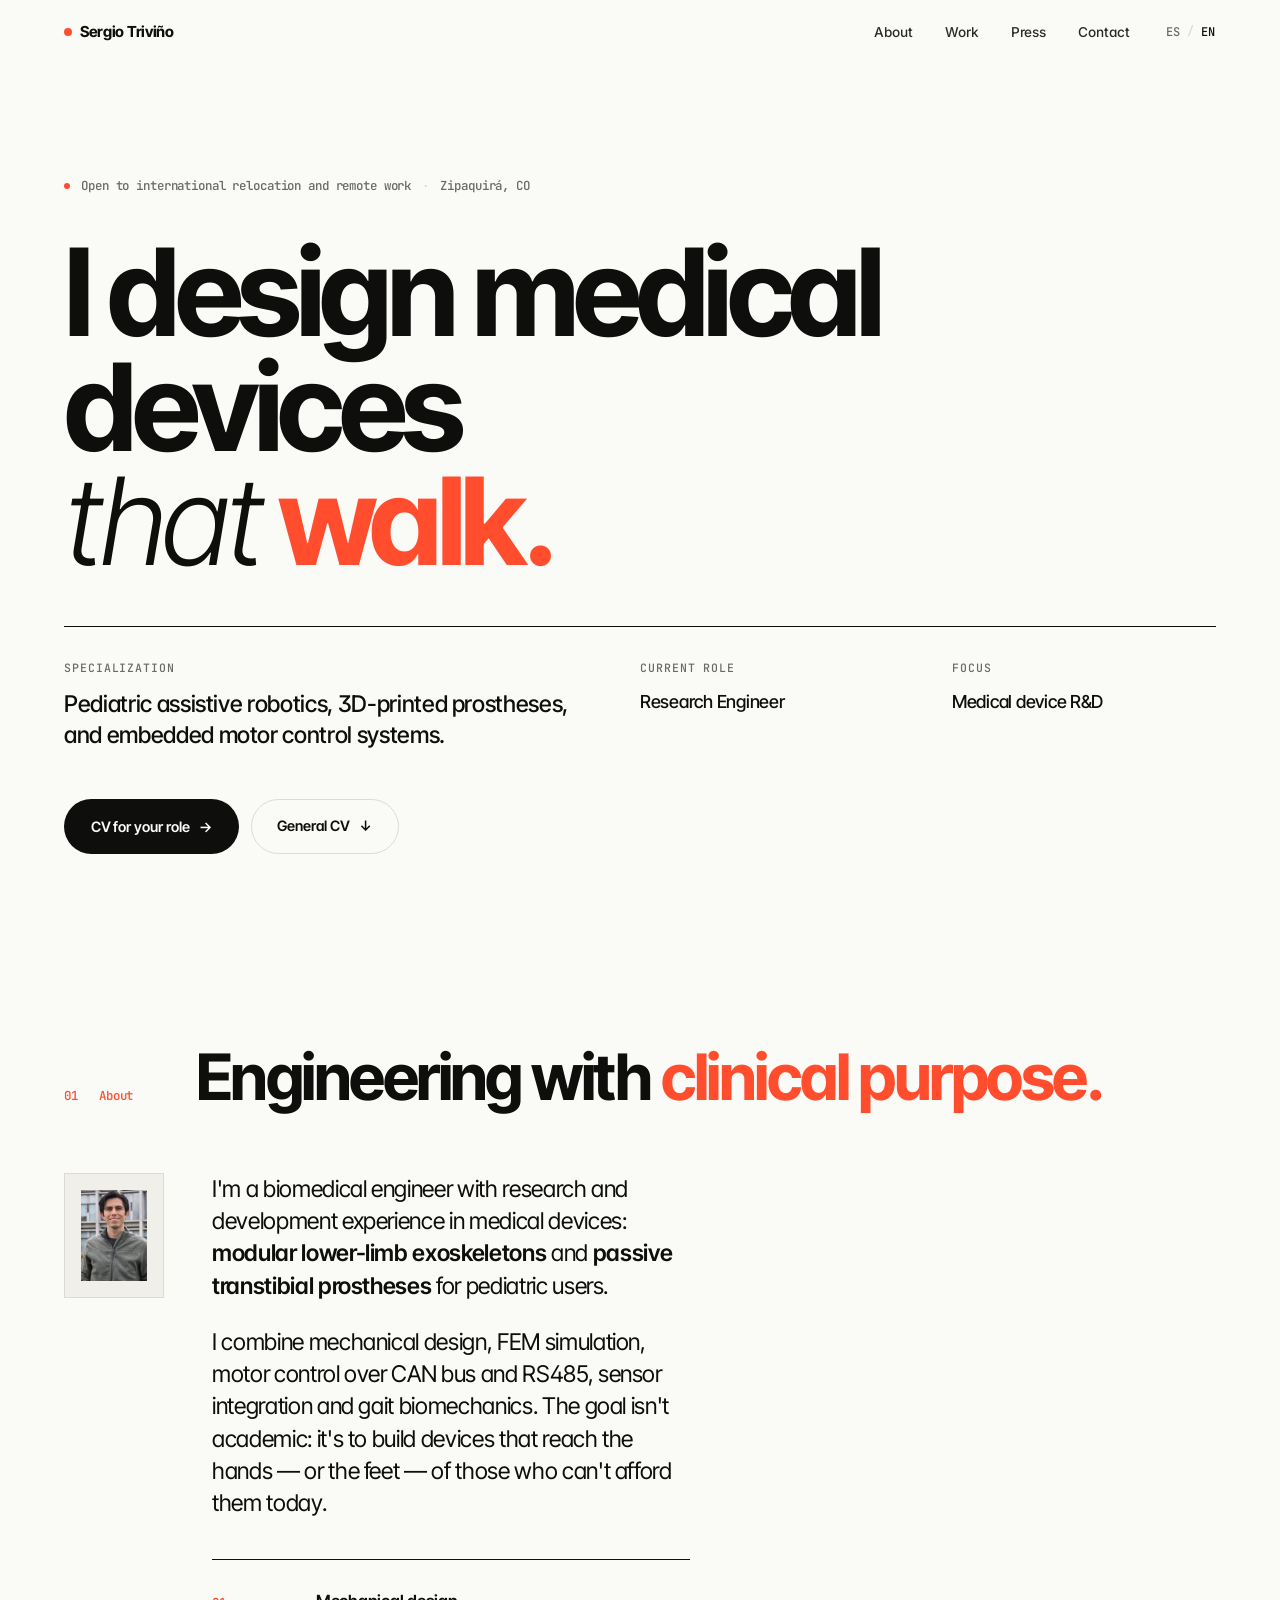
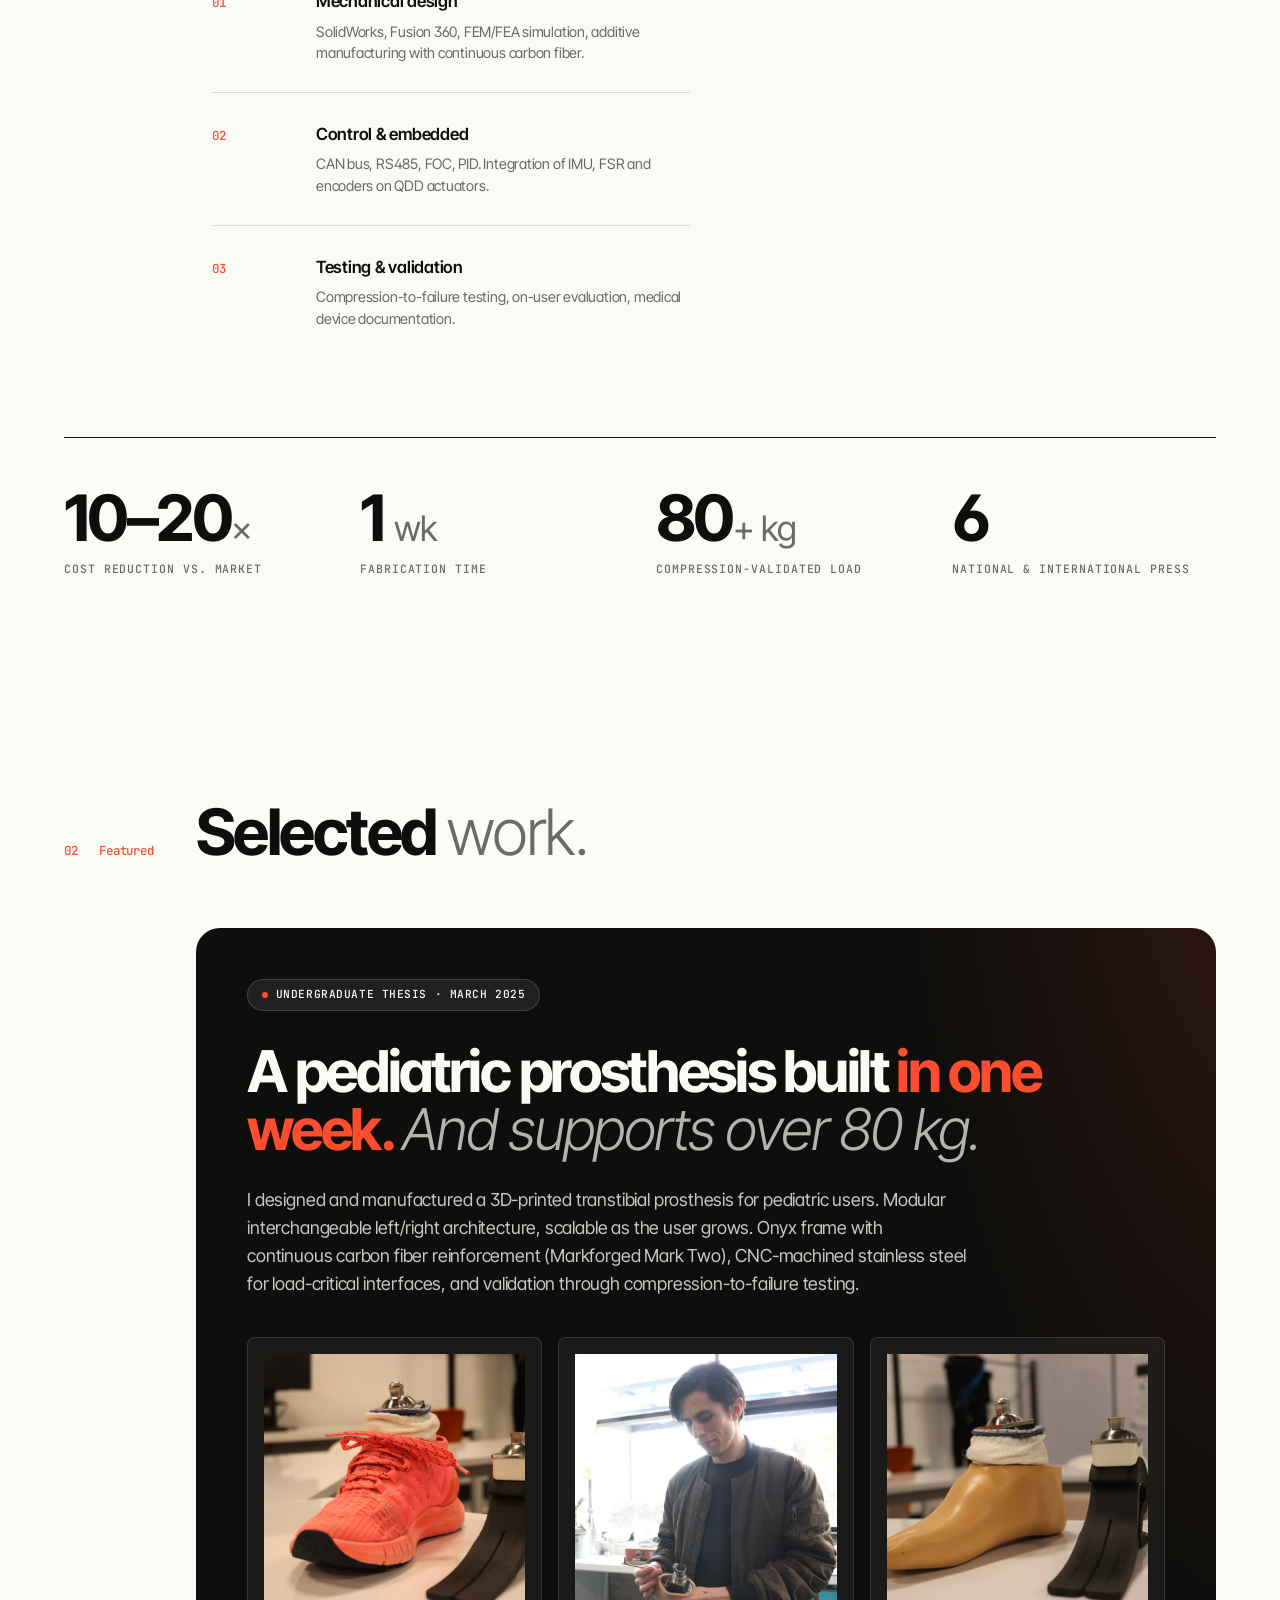
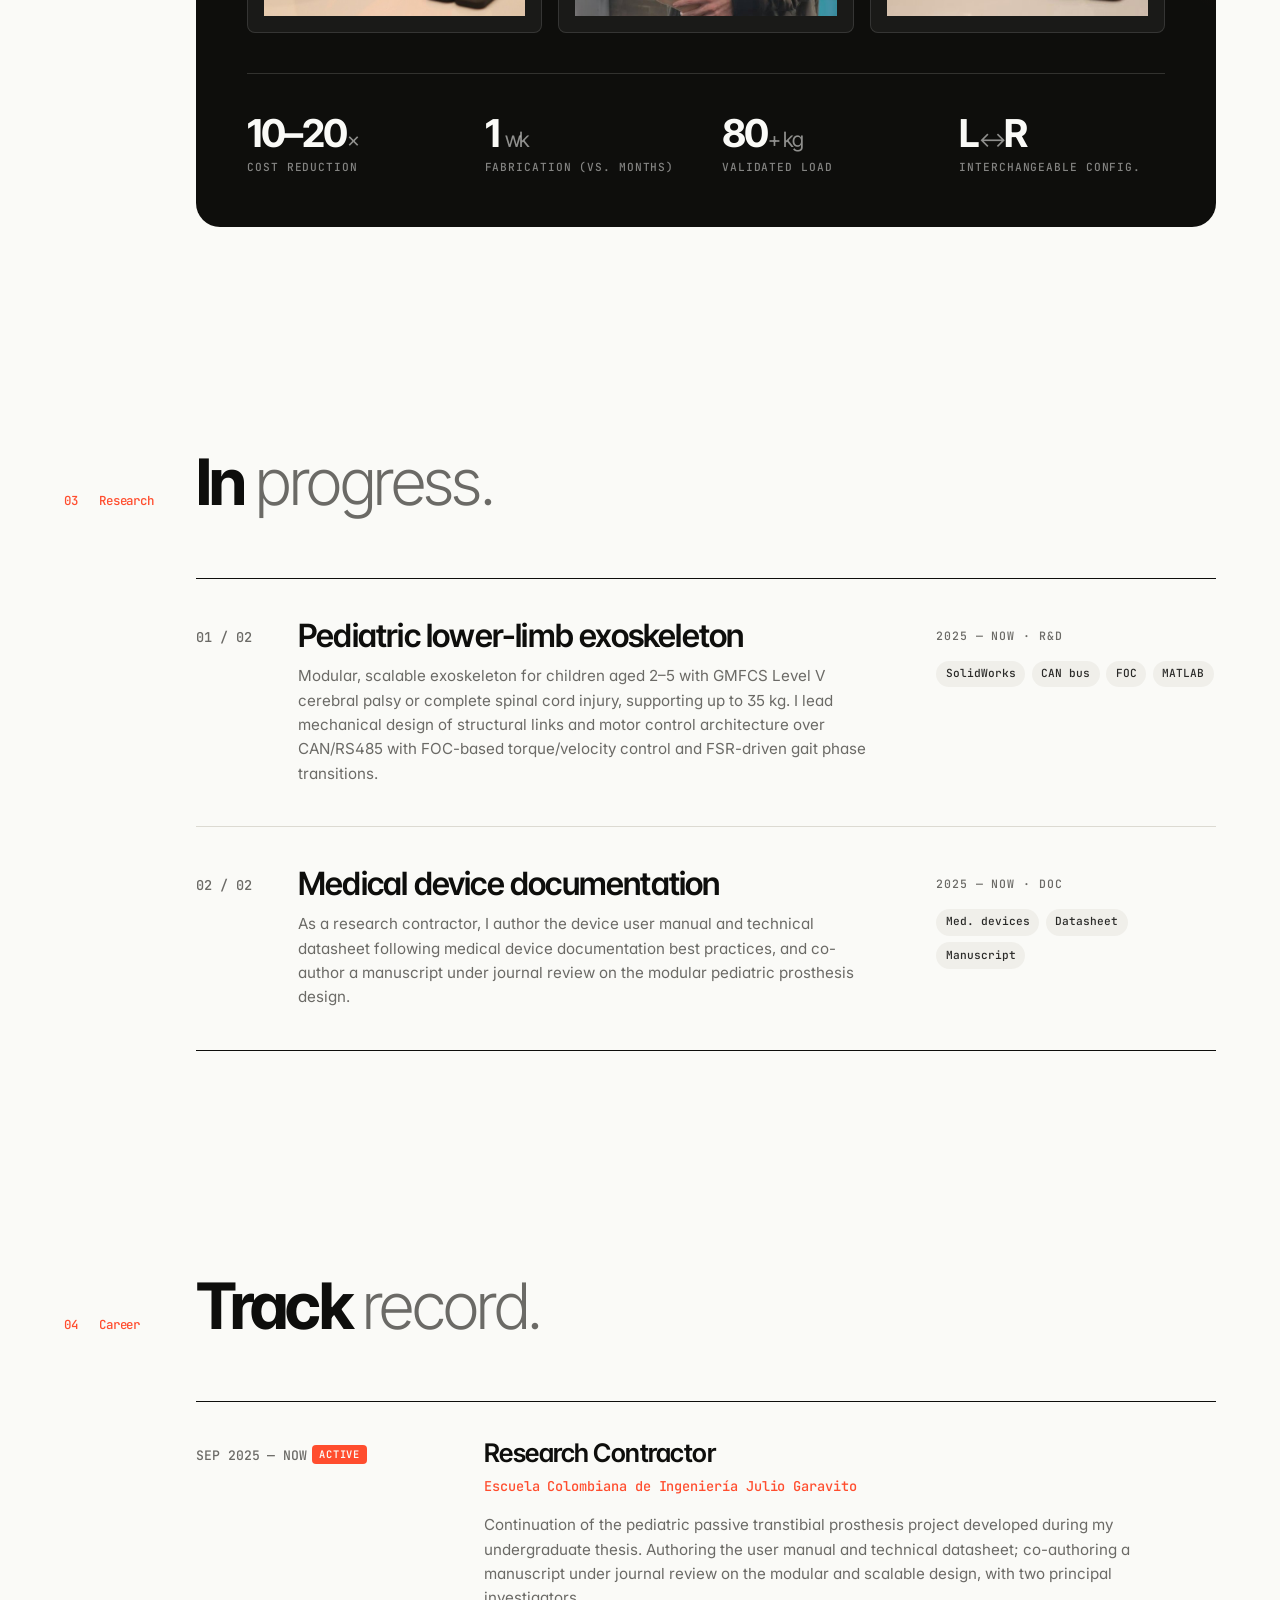
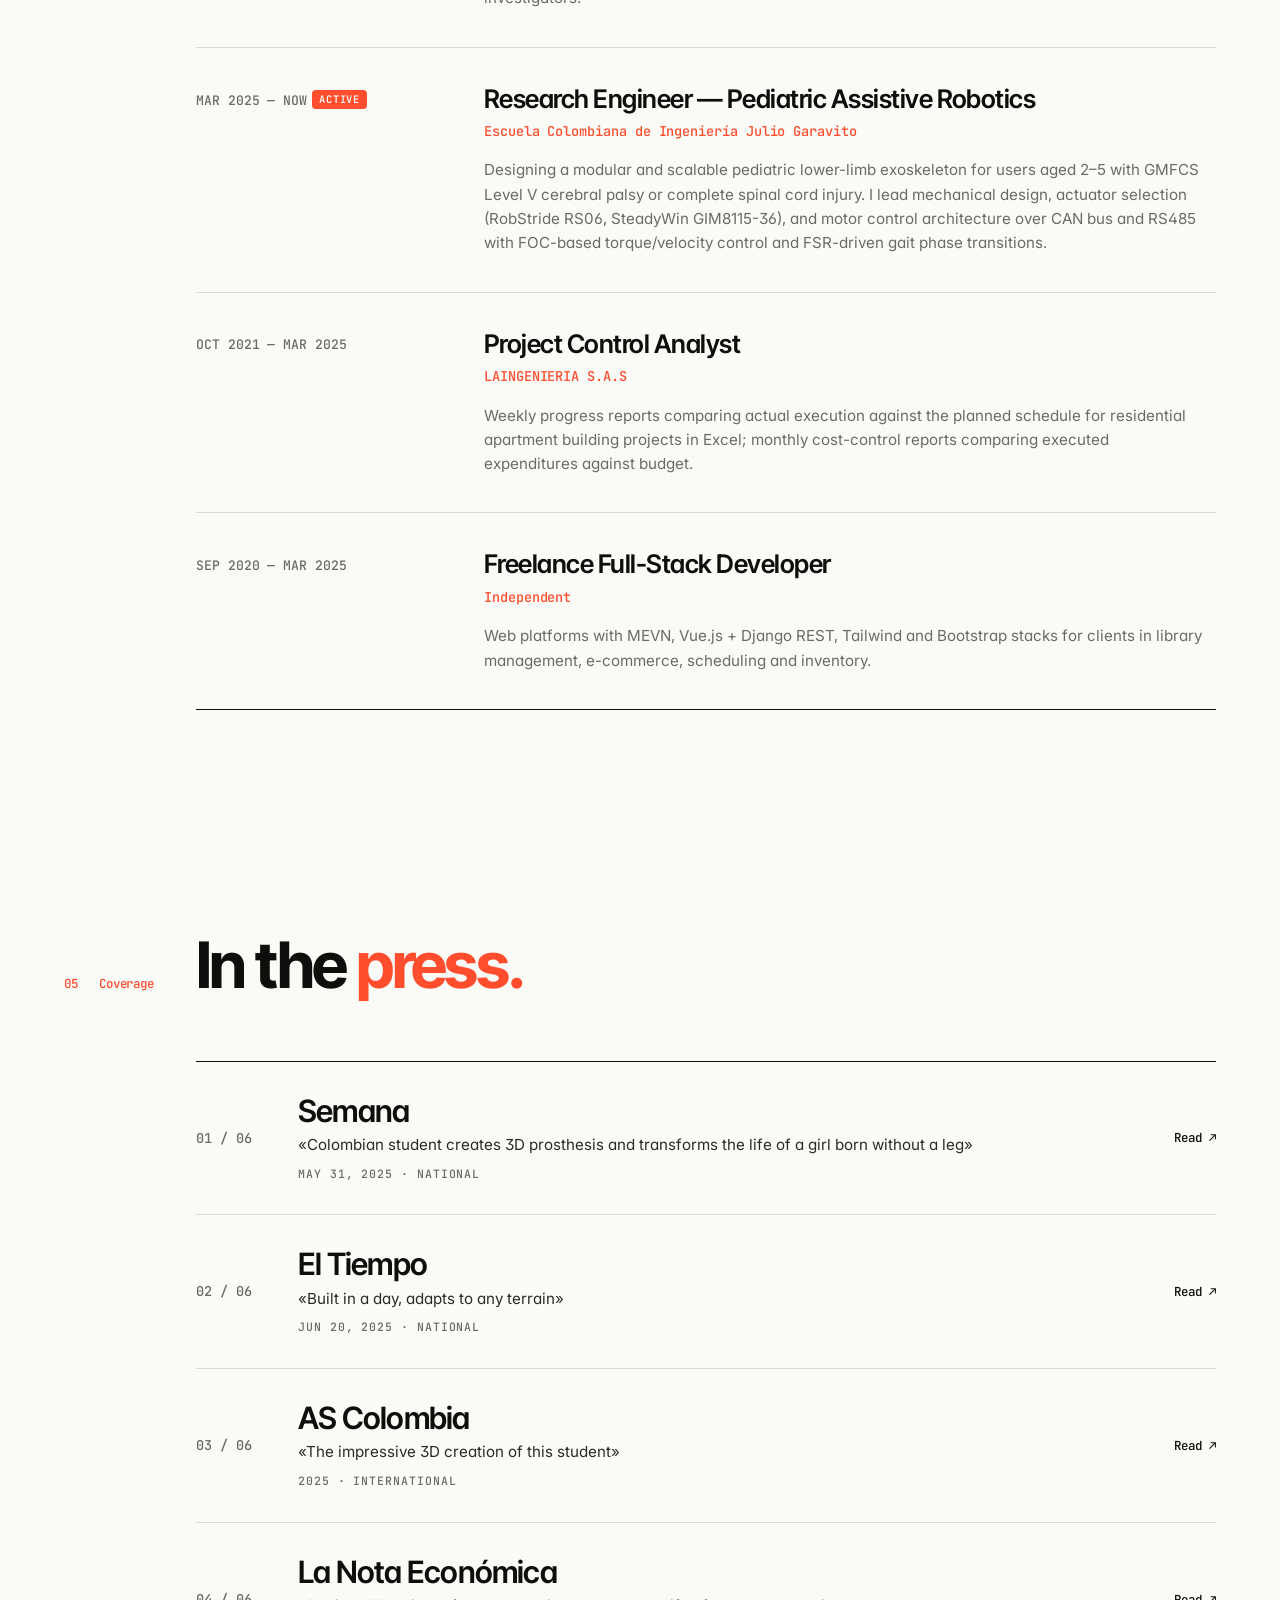
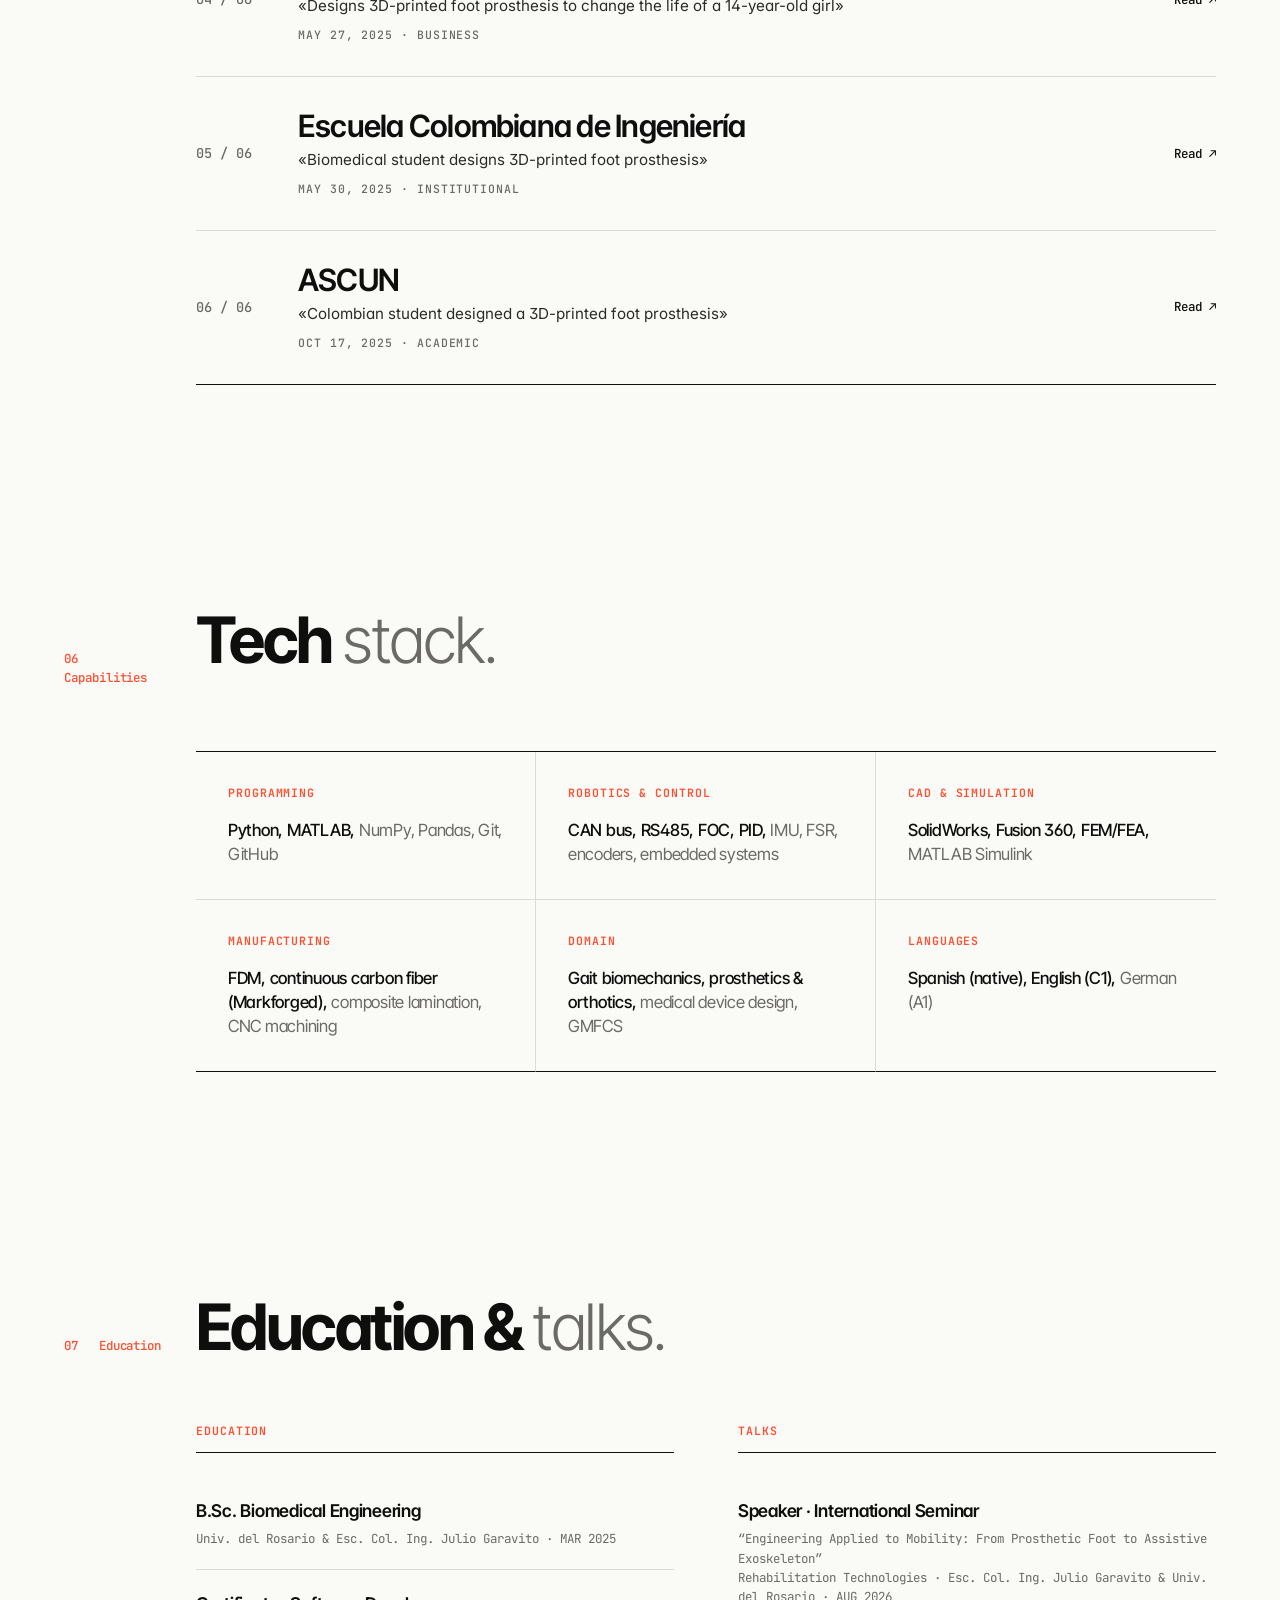
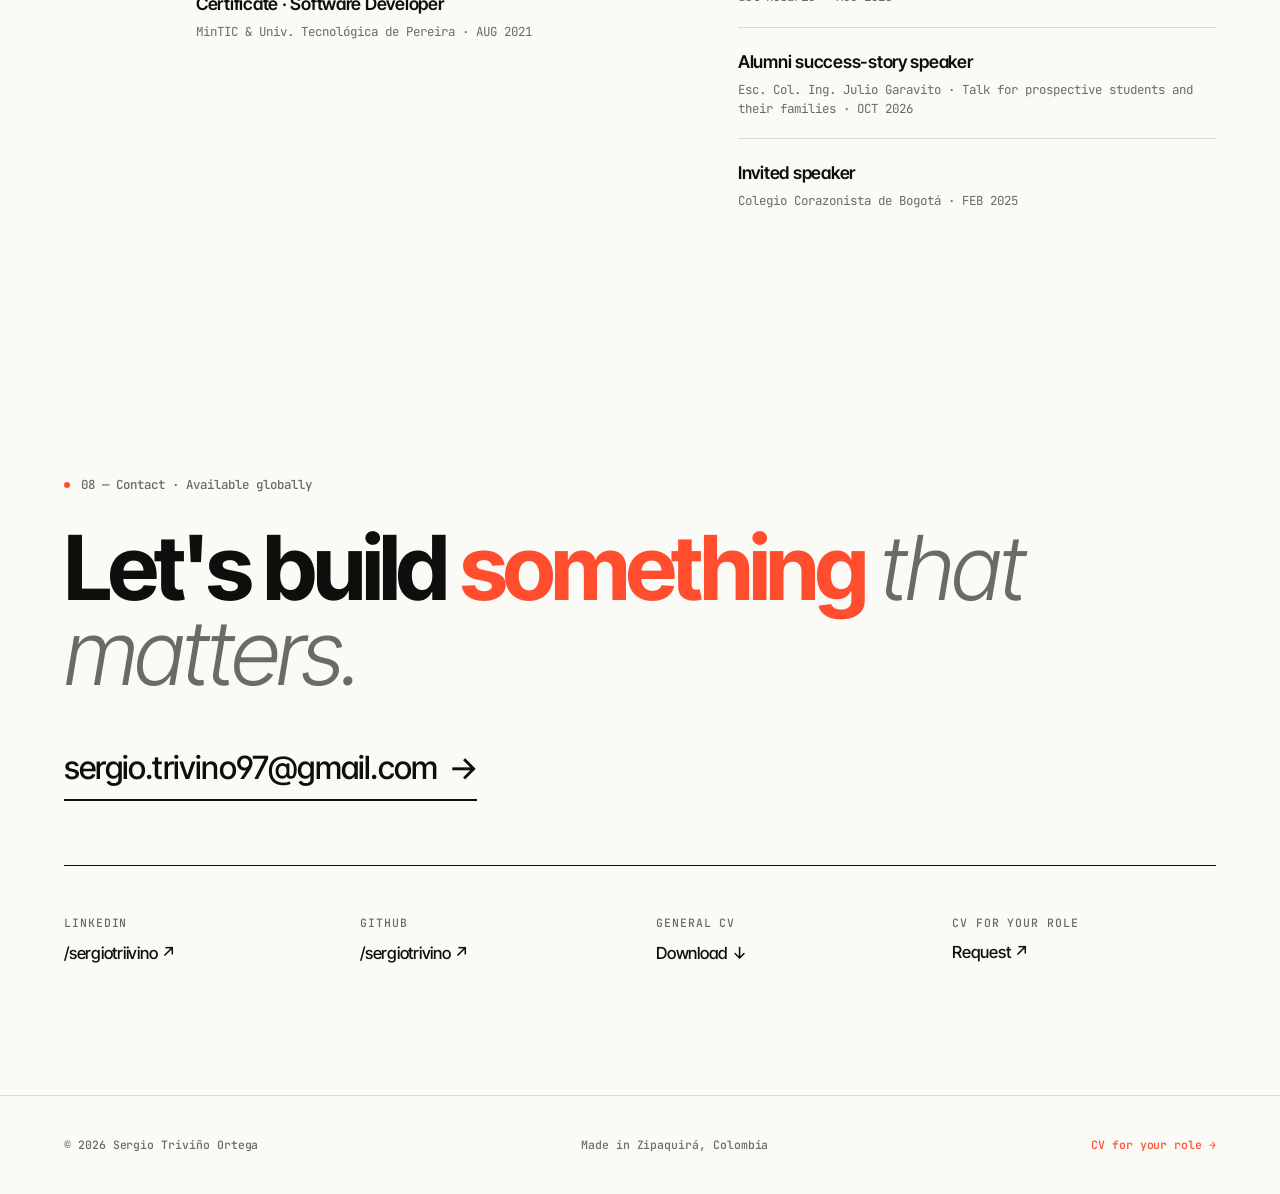
<file: index_noviembre_nuevo.html>
<!DOCTYPE html>
<html lang="es">
<head>
<meta charset="UTF-8" />
<meta name="viewport" content="width=device-width, initial-scale=1.0" />
<title>Sergio Triviño Ortega — Biomedical Engineer</title>
<meta name="description" content="Biomedical Engineer specialized in pediatric assistive robotics, medical device R&D, and embedded systems." />

<meta property="og:title" content="Sergio Triviño Ortega — Biomedical Engineer" />
<meta property="og:description" content="Pediatric assistive robotics · Medical device R&D · Embedded systems." />
<meta property="og:type" content="website" />
<meta property="og:url" content="https://sergiotrivino.github.io/" />
<meta property="og:image" content="https://sergiotrivino.github.io/img/prosthesis-1.jpg" />
<meta property="og:image:alt" content="3D-printed pediatric transtibial prosthesis next to a sneaker" />
<meta name="twitter:card" content="summary_large_image" />

<link rel="icon" href="data:image/svg+xml,%3Csvg xmlns='http://www.w3.org/2000/svg' viewBox='0 0 100 100'%3E%3Crect width='100' height='100' fill='%23FAFAF7'/%3E%3Ctext x='50' y='72' font-family='Inter,sans-serif' font-size='80' font-weight='700' text-anchor='middle' fill='%23111111'%3ES%3C/text%3E%3C/svg%3E" />

<link rel="preconnect" href="https://fonts.googleapis.com" />
<link rel="preconnect" href="https://fonts.gstatic.com" crossorigin />
<link href="https://fonts.googleapis.com/css2?family=Inter:wght@300;400;500;600;700;800;900&family=Inter+Tight:wght@400;500;600;700;800&family=JetBrains+Mono:wght@400;500&display=swap" rel="stylesheet" />

<!-- =====================================================
     CONFIGURACIÓN DEL FORMULARIO DE GOOGLE FORMS
     =====================================================
     Reemplaza los IDs siguientes con los de TU Google Form.
     Las instrucciones para obtenerlos están en SETUP.md
     ===================================================== -->
<script>
  window.GFORM_CONFIG = {
    // El "form ID" del URL: docs.google.com/forms/d/e/FORM_ID/formResponse
    formId: "1FAIpQLSeUPImCVK6qhcJ25LYQyO4uPoItiih1AA-B5sg73htNjAnJwQ",
    // IDs de cada campo del form (entry.XXXXXXXXX)
    fields: {
      name:    "entry.908904742",
      email:   "entry.273068794",
      company: "entry.198479231",
      role:    "entry.1374015779",
      reason:  "entry.35999876",
      linkedin:"entry.1662729470"
    }
  };
</script>

<script>
  // Language: saved choice > Spanish-language browser > English (default for international visitors)
  (function () {
    var lang = 'en';
    var nav = (navigator.language || '').toLowerCase();
    try {
      var saved = localStorage.getItem('lang');
      if (saved === 'es' || saved === 'en') lang = saved;
      else if (nav.indexOf('es') === 0) lang = 'es';
    } catch (e) { if (nav.indexOf('es') === 0) lang = 'es'; }
    window.__INITIAL_LANG = lang;
    if (lang === 'en') {
      // hide the Spanish markup until it is swapped, so it never flashes
      document.documentElement.classList.add('lang-pending');
      setTimeout(function () { document.documentElement.classList.remove('lang-pending'); }, 1500);
    }
  })();
</script>

<style>
html.lang-pending body { visibility: hidden; }
:root {
  --bg: #FAFAF7;
  --bg-2: #F0EFEA;
  --ink: #0E0E0C;
  --ink-soft: #2A2A28;
  --ink-muted: #6B6A66;
  --line: #DCDAD2;
  --line-soft: #EAE8E0;
  --accent: #FF4D2E;
  --error: #C7321F;
  --success: #1F7A3F;

  --font-display: 'Inter Tight', 'Inter', sans-serif;
  --font-body: 'Inter', system-ui, sans-serif;
  --font-mono: 'JetBrains Mono', monospace;

  --max: 1320px;
  --gutter: clamp(1.5rem, 5vw, 4rem);
}

* { margin: 0; padding: 0; box-sizing: border-box; }
html { scroll-behavior: smooth; }
html.modal-open { overflow: hidden; }

body {
  background: var(--bg);
  color: var(--ink);
  font-family: var(--font-body);
  font-size: 15px;
  line-height: 1.55;
  font-weight: 400;
  -webkit-font-smoothing: antialiased;
  text-rendering: optimizeLegibility;
  overflow-x: hidden;
  font-feature-settings: 'ss01', 'cv11';
}

::selection { background: var(--accent); color: var(--bg); }
main, header, footer, nav { position: relative; }

/* ==================== NAV ==================== */
nav {
  position: fixed;
  top: 0; left: 0; right: 0;
  z-index: 100;
  padding: 1.25rem var(--gutter);
  display: flex;
  justify-content: space-between;
  align-items: center;
  background: rgba(250,250,247,0.85);
  backdrop-filter: blur(20px);
  border-bottom: 1px solid transparent;
  transition: border-color 0.3s ease;
}

nav.scrolled { border-bottom-color: var(--line-soft); }

.brand {
  font-family: var(--font-display);
  font-size: 0.95rem;
  font-weight: 700;
  letter-spacing: -0.02em;
  text-decoration: none;
  color: var(--ink);
  display: flex;
  align-items: center;
  gap: 0.5rem;
}

.brand-dot {
  width: 8px; height: 8px;
  background: var(--accent);
  border-radius: 50%;
}

.nav-right { display: flex; align-items: center; gap: 2.25rem; }
.nav-links { display: flex; gap: 2rem; list-style: none; }

.nav-links a {
  color: var(--ink-soft);
  text-decoration: none;
  font-size: 0.85rem;
  font-weight: 500;
  letter-spacing: -0.005em;
  transition: color 0.2s;
}
.nav-links a:hover { color: var(--accent); }

.lang-toggle {
  display: flex;
  align-items: center;
  gap: 0.4rem;
  font-family: var(--font-mono);
  font-size: 0.75rem;
  font-weight: 500;
}

.lang-toggle button {
  background: none; border: none; cursor: pointer;
  padding: 0; color: var(--ink-muted);
  font-family: inherit; font-size: inherit; font-weight: inherit;
  transition: color 0.2s; letter-spacing: 0.05em;
}
.lang-toggle button.active { color: var(--ink); }
.lang-toggle .sep { color: var(--line); }

@media (max-width: 760px) { .nav-links { display: none; } }

/* ==================== HERO ==================== */
.hero {
  min-height: 100vh;
  max-width: var(--max);
  margin: 0 auto;
  padding: 11rem var(--gutter) 5rem;
  display: flex;
  flex-direction: column;
  justify-content: center;
  position: relative;
}

.hero-eyebrow {
  display: inline-flex;
  align-items: center;
  gap: 0.7rem;
  font-family: var(--font-mono);
  font-size: 0.78rem;
  font-weight: 500;
  color: var(--ink-muted);
  margin-bottom: 2.5rem;
  letter-spacing: -0.01em;
  opacity: 0;
  animation: fadeUp 0.8s 0.1s forwards;
}

.eyebrow-dot {
  width: 6px; height: 6px;
  background: var(--accent);
  border-radius: 50%;
  animation: pulse 2.4s infinite;
}

@keyframes pulse {
  0%, 100% { box-shadow: 0 0 0 0 rgba(255,77,46,0.5); }
  50% { box-shadow: 0 0 0 6px rgba(255,77,46,0); }
}

.hero h1 {
  font-family: var(--font-display);
  font-size: clamp(2.75rem, 9.5vw, 9rem);
  font-weight: 700;
  line-height: 0.94;
  letter-spacing: -0.045em;
  margin-bottom: 3rem;
  max-width: 1280px;
  opacity: 0;
  animation: fadeUp 1s 0.25s forwards;
}

.hero h1 .accent-mark { color: var(--accent); font-weight: 700; }
.hero h1 .light { font-weight: 300; font-style: italic; }

.hero-meta-row {
  display: grid;
  grid-template-columns: 2fr 1fr 1fr;
  gap: 3rem;
  padding-top: 2rem;
  border-top: 1px solid var(--ink);
  opacity: 0;
  animation: fadeUp 1s 0.5s forwards;
  align-items: start;
}

.hero-meta-block .label {
  font-family: var(--font-mono);
  font-size: 0.72rem;
  text-transform: uppercase;
  letter-spacing: 0.08em;
  color: var(--ink-muted);
  margin-bottom: 0.75rem;
  font-weight: 500;
  display: block;
}

.hero-meta-block .value {
  font-family: var(--font-display);
  font-size: clamp(1rem, 1.4vw, 1.25rem);
  font-weight: 500;
  color: var(--ink);
  letter-spacing: -0.015em;
  line-height: 1.4;
}

.hero-meta-block .value.large {
  font-size: clamp(1.1rem, 1.8vw, 1.45rem);
  line-height: 1.35;
  max-width: 540px;
}

@media (max-width: 760px) { .hero-meta-row { grid-template-columns: 1fr; gap: 2rem; } }

.hero-cta {
  display: flex;
  gap: 0.75rem;
  flex-wrap: wrap;
  margin-top: 3rem;
  opacity: 0;
  animation: fadeUp 1s 0.7s forwards;
}

.btn {
  display: inline-flex;
  align-items: center;
  gap: 0.6rem;
  padding: 0.95rem 1.6rem;
  border-radius: 999px;
  text-decoration: none;
  font-family: var(--font-display);
  font-size: 0.9rem;
  font-weight: 600;
  letter-spacing: -0.005em;
  cursor: pointer;
  border: 1px solid transparent;
  transition: all 0.25s ease;
  white-space: nowrap;
  background: none;
  color: inherit;
}

.btn-primary { background: var(--ink); color: var(--bg); }
.btn-primary:hover { background: var(--accent); transform: translateY(-2px); }

.btn-ghost {
  background: transparent;
  border-color: var(--line);
  color: var(--ink);
}
.btn-ghost:hover {
  border-color: var(--ink);
  background: var(--ink); color: var(--bg);
  transform: translateY(-2px);
}

.btn .arrow { transition: transform 0.2s; font-size: 1em; }
.btn:hover .arrow { transform: translate(2px, -2px); }
.btn:hover .arrow.down { transform: translateY(2px); }

@keyframes fadeUp {
  from { opacity: 0; transform: translateY(24px); }
  to { opacity: 1; transform: translateY(0); }
}

/* ==================== SECTIONS ==================== */
section {
  max-width: var(--max);
  margin: 0 auto;
  padding: 7rem var(--gutter);
}

.section-header {
  display: grid;
  grid-template-columns: 100px 1fr;
  gap: 2rem;
  margin-bottom: 4rem;
  align-items: baseline;
}

.section-num {
  font-family: var(--font-mono);
  font-size: 0.78rem;
  color: var(--ink-muted);
  font-weight: 500;
  letter-spacing: -0.005em;
}
.section-num span { color: var(--accent); }

h2 {
  font-family: var(--font-display);
  font-size: clamp(2rem, 5vw, 4rem);
  font-weight: 700;
  line-height: 0.98;
  letter-spacing: -0.04em;
  max-width: 1100px;
}

h2 .light { font-weight: 300; color: var(--ink-muted); }
h2 .accent { color: var(--accent); }

@media (max-width: 700px) { .section-header { grid-template-columns: 1fr; gap: 0.5rem; } }

/* ==================== ABOUT ==================== */
.about-layout {
  display: grid;
  grid-template-columns: 100px 1fr 1fr;
  gap: 2rem 3rem;
  align-items: start;
}

.about-text p {
  font-family: var(--font-display);
  font-size: clamp(1.1rem, 1.8vw, 1.5rem);
  font-weight: 400;
  line-height: 1.4;
  color: var(--ink);
  margin-bottom: 1.5rem;
  letter-spacing: -0.015em;
  max-width: 640px;
}
.about-text p:last-child { margin-bottom: 0; }
.about-text strong { font-weight: 600; color: var(--ink); }

/* ==================== PHOTO PLACEHOLDER (about + others) ==================== */
.photo-frame {
  width: 100%;
  aspect-ratio: 4 / 5;
  background: var(--bg-2);
  border: 1px solid var(--line);
  position: relative;
  overflow: hidden;
  display: flex;
  align-items: center;
  justify-content: center;
  font-family: var(--font-mono);
  font-size: 0.75rem;
  color: var(--ink-muted);
  text-align: center;
  padding: 1rem;
}

.photo-frame img {
  width: 100%;
  height: 100%;
  object-fit: cover;
  display: block;
}

.photo-frame.has-image .photo-placeholder { display: none; }

.photo-placeholder {
  display: flex;
  flex-direction: column;
  align-items: center;
  gap: 0.75rem;
  opacity: 0.65;
}
.photo-placeholder svg { opacity: 0.5; }
.photo-placeholder strong {
  font-weight: 600; color: var(--ink-soft);
  letter-spacing: 0.05em; text-transform: uppercase;
  font-size: 0.7rem;
}

.about-pillars {
  display: grid;
  grid-template-columns: 1fr;
  gap: 0;
  border-top: 1px solid var(--ink);
}

.pillar {
  display: grid;
  grid-template-columns: 80px 1fr;
  gap: 1.5rem;
  padding: 1.75rem 0;
  border-bottom: 1px solid var(--line);
  align-items: baseline;
}
.pillar:last-child { border-bottom: none; }

.pillar-num { font-family: var(--font-mono); font-size: 0.78rem; color: var(--accent); font-weight: 500; }

.pillar-content h4 {
  font-family: var(--font-display);
  font-size: 1.05rem;
  font-weight: 600;
  letter-spacing: -0.015em;
  margin-bottom: 0.4rem;
}

.pillar-content p {
  font-size: 0.9rem;
  color: var(--ink-muted);
  line-height: 1.5;
  max-width: 380px;
}

@media (max-width: 900px) {
  .about-layout { grid-template-columns: 1fr; gap: 3rem; }
}

/* ==================== METRIC STRIP ==================== */
.metric-strip {
  margin-top: 5rem;
  padding-top: 3rem;
  border-top: 1px solid var(--ink);
  display: grid;
  grid-template-columns: repeat(4, 1fr);
  gap: 2rem;
}

.metric-cell .num {
  font-family: var(--font-display);
  font-size: clamp(2.5rem, 5vw, 4rem);
  font-weight: 700;
  line-height: 1;
  letter-spacing: -0.04em;
  margin-bottom: 0.6rem;
  color: var(--ink);
}

.metric-cell .num .unit {
  color: var(--ink-muted);
  font-weight: 400;
  font-size: 0.55em;
  letter-spacing: -0.02em;
}

.metric-cell .label {
  font-family: var(--font-mono);
  font-size: 0.72rem;
  text-transform: uppercase;
  letter-spacing: 0.08em;
  color: var(--ink-muted);
  line-height: 1.5;
  font-weight: 500;
}

@media (max-width: 760px) { .metric-strip { grid-template-columns: repeat(2, 1fr); } }

/* ==================== FEATURED PROJECT ==================== */
.featured-project {
  display: grid;
  grid-template-columns: 100px 1fr;
  gap: 2rem;
  margin-top: 2rem;
}

.featured-card {
  background: var(--ink);
  color: var(--bg);
  padding: clamp(2rem, 4vw, 4rem);
  border-radius: 24px;
  position: relative;
  overflow: hidden;
}

.featured-card::before {
  content: '';
  position: absolute;
  top: -30%; right: -10%;
  width: 50%; height: 130%;
  background: radial-gradient(ellipse at top right, rgba(255,77,46,0.18) 0%, transparent 60%);
  pointer-events: none;
}

.featured-tag {
  display: inline-flex;
  align-items: center;
  gap: 0.5rem;
  padding: 0.4rem 0.85rem;
  background: rgba(255,255,255,0.08);
  border: 1px solid rgba(255,255,255,0.15);
  border-radius: 999px;
  font-family: var(--font-mono);
  font-size: 0.7rem;
  font-weight: 500;
  letter-spacing: 0.05em;
  color: var(--bg);
  margin-bottom: 2rem;
  position: relative;
}

.featured-tag .dot { width: 6px; height: 6px; background: var(--accent); border-radius: 50%; }

.featured-card h3 {
  font-family: var(--font-display);
  font-size: clamp(1.85rem, 4.5vw, 3.75rem);
  font-weight: 700;
  line-height: 1;
  letter-spacing: -0.04em;
  margin-bottom: 1.75rem;
  max-width: 900px;
  position: relative;
}

.featured-card h3 .accent { color: var(--accent); }
.featured-card h3 .light { font-weight: 300; color: rgba(250,250,247,0.7); font-style: italic; }

.featured-desc {
  font-family: var(--font-display);
  font-size: clamp(1rem, 1.4vw, 1.2rem);
  color: rgba(250,250,247,0.78);
  max-width: 720px;
  margin-bottom: 2.5rem;
  line-height: 1.55;
  font-weight: 400;
  letter-spacing: -0.01em;
  position: relative;
}

/* Featured project image gallery placeholders */
.featured-gallery {
  display: grid;
  grid-template-columns: repeat(3, 1fr);
  gap: 1rem;
  margin-bottom: 2.5rem;
  position: relative;
}

.featured-gallery .photo-frame {
  background: rgba(255,255,255,0.05);
  border: 1px solid rgba(255,255,255,0.12);
  color: rgba(250,250,247,0.45);
  aspect-ratio: 1 / 1;
  border-radius: 8px;
}
.featured-gallery .photo-placeholder strong { color: rgba(250,250,247,0.7); }
.featured-gallery .photo-placeholder svg path { stroke: rgba(250,250,247,0.4); }

@media (max-width: 600px) {
  .featured-gallery { grid-template-columns: 1fr 1fr; }
}

.featured-metrics {
  display: grid;
  grid-template-columns: repeat(4, 1fr);
  gap: 2rem;
  padding-top: 2.5rem;
  border-top: 1px solid rgba(250,250,247,0.15);
  position: relative;
}

.feat-metric .num {
  font-family: var(--font-display);
  font-size: clamp(1.75rem, 3vw, 2.5rem);
  font-weight: 700;
  letter-spacing: -0.04em;
  line-height: 1;
  margin-bottom: 0.5rem;
  color: var(--bg);
}

.feat-metric .num .unit { color: rgba(250,250,247,0.55); font-weight: 400; font-size: 0.55em; }

.feat-metric .label {
  font-family: var(--font-mono);
  font-size: 0.7rem;
  text-transform: uppercase;
  letter-spacing: 0.08em;
  color: rgba(250,250,247,0.5);
  line-height: 1.4;
  font-weight: 500;
}

@media (max-width: 900px) {
  .featured-project { grid-template-columns: 1fr; gap: 1.5rem; }
  .featured-metrics { grid-template-columns: repeat(2, 1fr); gap: 1.5rem; }
}

/* ==================== PROJECTS GRID ==================== */
.projects-layout {
  display: grid;
  grid-template-columns: 100px 1fr;
  gap: 2rem;
  margin-top: 2rem;
}

.projects-list { display: flex; flex-direction: column; }

.project-row {
  display: grid;
  grid-template-columns: 70px 1fr 280px;
  gap: 2rem;
  padding: 2.5rem 0;
  border-top: 1px solid var(--line);
  align-items: start;
  cursor: default;
  transition: padding 0.3s ease;
  position: relative;
}

.project-row::before {
  content: '';
  position: absolute;
  left: 0; top: -1px;
  width: 0; height: 1px;
  background: var(--accent);
  transition: width 0.4s ease;
}

.project-row:hover::before { width: 100%; }
.project-row:first-child { border-top: 1px solid var(--ink); }
.project-row:last-child { border-bottom: 1px solid var(--ink); }

.proj-num {
  font-family: var(--font-mono);
  font-size: 0.85rem;
  color: var(--ink-muted);
  font-weight: 500;
  padding-top: 0.5rem;
}

.proj-body h4 {
  font-family: var(--font-display);
  font-size: clamp(1.5rem, 2.5vw, 2.25rem);
  font-weight: 600;
  line-height: 1.05;
  letter-spacing: -0.025em;
  margin-bottom: 0.75rem;
}

.proj-body p {
  font-size: 0.95rem;
  color: var(--ink-muted);
  line-height: 1.6;
  max-width: 580px;
}

.proj-side { display: flex; flex-direction: column; gap: 1rem; padding-top: 0.5rem; }

.proj-side-meta {
  font-family: var(--font-mono);
  font-size: 0.72rem;
  color: var(--ink-muted);
  text-transform: uppercase;
  letter-spacing: 0.08em;
  font-weight: 500;
}

.tag-list { display: flex; flex-wrap: wrap; gap: 0.4rem; }

.tag {
  font-family: var(--font-mono);
  font-size: 0.7rem;
  padding: 0.3rem 0.6rem;
  background: var(--bg-2);
  color: var(--ink-soft);
  border-radius: 999px;
  font-weight: 500;
}

@media (max-width: 900px) {
  .projects-layout { grid-template-columns: 1fr; gap: 2rem; }
  .project-row { grid-template-columns: 1fr; gap: 1rem; }
  .proj-side { padding-top: 0; }
}

/* ==================== EXPERIENCE TIMELINE ==================== */
.timeline {
  display: grid;
  grid-template-columns: 100px 1fr;
  gap: 2rem;
  margin-top: 2rem;
}

.timeline-list { display: flex; flex-direction: column; }

.exp-row {
  display: grid;
  grid-template-columns: 240px 1fr;
  gap: 3rem;
  padding: 2.25rem 0;
  border-top: 1px solid var(--line);
  align-items: start;
}

.exp-row:first-child { border-top: 1px solid var(--ink); }
.exp-row:last-child { border-bottom: 1px solid var(--ink); }

.exp-when {
  font-family: var(--font-mono);
  font-size: 0.82rem;
  color: var(--ink-muted);
  font-weight: 500;
  letter-spacing: -0.005em;
  padding-top: 0.4rem;
}

.exp-when .now {
  display: inline-block;
  background: var(--accent);
  color: var(--bg);
  padding: 0.1rem 0.45rem;
  font-size: 0.65rem;
  font-weight: 600;
  letter-spacing: 0.08em;
  margin-left: 0.3rem;
  border-radius: 4px;
  text-transform: uppercase;
  vertical-align: 0.1em;
}

.exp-card h4 {
  font-family: var(--font-display);
  font-size: clamp(1.25rem, 2vw, 1.65rem);
  font-weight: 600;
  letter-spacing: -0.02em;
  line-height: 1.15;
  margin-bottom: 0.4rem;
}

.exp-org {
  display: inline-block;
  font-family: var(--font-mono);
  font-size: 0.85rem;
  color: var(--accent);
  margin-bottom: 1rem;
  font-weight: 500;
  letter-spacing: -0.005em;
}

.exp-card p {
  font-size: 0.95rem;
  color: var(--ink-muted);
  line-height: 1.6;
  max-width: 720px;
}

@media (max-width: 900px) {
  .timeline { grid-template-columns: 1fr; gap: 2rem; }
  .exp-row { grid-template-columns: 1fr; gap: 0.75rem; }
}

/* ==================== PRESS ==================== */
.press-layout {
  display: grid;
  grid-template-columns: 100px 1fr;
  gap: 2rem;
  margin-top: 2rem;
}

.press-list { display: flex; flex-direction: column; }

.press-row {
  display: grid;
  grid-template-columns: 70px 1fr auto;
  gap: 2rem;
  padding: 2rem 0;
  border-top: 1px solid var(--line);
  align-items: center;
  text-decoration: none;
  color: inherit;
  transition: all 0.3s ease;
  position: relative;
}

.press-row::before {
  content: '';
  position: absolute;
  left: 0; right: 0; top: 0; bottom: 0;
  background: var(--ink);
  transform: scaleY(0);
  transform-origin: bottom;
  transition: transform 0.4s cubic-bezier(0.65, 0, 0.35, 1);
  z-index: -1;
}

.press-row:hover::before { transform: scaleY(1); transform-origin: top; }
.press-row:hover { color: var(--bg); padding-left: 1.5rem; padding-right: 1.5rem; }
.press-row:hover .press-num { color: var(--accent); }
.press-row:hover .press-meta { color: rgba(250,250,247,0.6); }
.press-row:hover .press-cta { color: var(--accent); }

.press-row:first-child { border-top: 1px solid var(--ink); }
.press-row:last-child { border-bottom: 1px solid var(--ink); }

.press-num {
  font-family: var(--font-mono);
  font-size: 0.85rem;
  color: var(--ink-muted);
  font-weight: 500;
  transition: color 0.3s;
}

.press-body { min-width: 0; }

.press-outlet {
  font-family: var(--font-display);
  font-size: clamp(1.4rem, 2.4vw, 2rem);
  font-weight: 600;
  letter-spacing: -0.025em;
  line-height: 1.1;
  margin-bottom: 0.4rem;
}

.press-quote {
  font-size: 0.95rem;
  color: var(--ink-soft);
  line-height: 1.5;
  max-width: 700px;
  margin-bottom: 0.5rem;
  font-weight: 400;
  transition: color 0.3s;
}

.press-row:hover .press-quote { color: rgba(250,250,247,0.85); }

.press-meta {
  font-family: var(--font-mono);
  font-size: 0.72rem;
  color: var(--ink-muted);
  text-transform: uppercase;
  letter-spacing: 0.08em;
  font-weight: 500;
  transition: color 0.3s;
}

.press-cta {
  font-family: var(--font-mono);
  font-size: 0.78rem;
  color: var(--ink);
  font-weight: 500;
  letter-spacing: -0.005em;
  white-space: nowrap;
  transition: color 0.3s;
}

@media (max-width: 900px) {
  .press-layout { grid-template-columns: 1fr; gap: 2rem; }
  .press-row { grid-template-columns: 50px 1fr; gap: 1rem; }
  .press-cta { grid-column: 2; padding-top: 0.5rem; }
}

/* ==================== SKILLS ==================== */
.skills-layout {
  display: grid;
  grid-template-columns: 100px 1fr;
  gap: 2rem;
  margin-top: 2rem;
}

.skills-grid {
  display: grid;
  grid-template-columns: repeat(3, 1fr);
  gap: 0;
  border-top: 1px solid var(--ink);
}

.skill-cell {
  padding: 2rem;
  border-bottom: 1px solid var(--line);
  border-right: 1px solid var(--line);
}

.skill-cell:nth-child(3n) { border-right: none; }
.skill-cell:nth-last-child(-n+3) { border-bottom: 1px solid var(--ink); }

.skill-cell h4 {
  font-family: var(--font-mono);
  font-size: 0.72rem;
  text-transform: uppercase;
  letter-spacing: 0.08em;
  color: var(--accent);
  margin-bottom: 1rem;
  font-weight: 600;
}

.skill-cell p {
  font-family: var(--font-display);
  font-size: 1.05rem;
  color: var(--ink);
  line-height: 1.45;
  font-weight: 500;
  letter-spacing: -0.015em;
}

.skill-cell p .muted { color: var(--ink-muted); font-weight: 400; }

@media (max-width: 800px) {
  .skills-layout { grid-template-columns: 1fr; gap: 2rem; }
  .skills-grid { grid-template-columns: 1fr; }
  .skill-cell { border-right: none !important; }
  .skill-cell:nth-last-child(-n+3) { border-bottom: 1px solid var(--line); }
  .skill-cell:last-child { border-bottom: 1px solid var(--ink); }
}

/* ==================== EDUCATION + CERTS ==================== */
.formation-layout {
  display: grid;
  grid-template-columns: 100px 1fr;
  gap: 2rem;
  margin-top: 2rem;
}

.formation-grid {
  display: grid;
  grid-template-columns: 1fr 1fr;
  gap: 4rem;
}

.formation-block h3 {
  font-family: var(--font-mono);
  font-size: 0.72rem;
  text-transform: uppercase;
  letter-spacing: 0.08em;
  color: var(--accent);
  margin-bottom: 1.5rem;
  padding-bottom: 0.75rem;
  border-bottom: 1px solid var(--ink);
  font-weight: 600;
}

.form-item {
  padding: 1.25rem 0;
  border-bottom: 1px solid var(--line);
}

.form-item:last-child { border-bottom: none; }

.form-item h4 {
  font-family: var(--font-display);
  font-size: 1.1rem;
  font-weight: 600;
  letter-spacing: -0.015em;
  margin-bottom: 0.3rem;
}

.form-item p {
  font-family: var(--font-mono);
  font-size: 0.78rem;
  color: var(--ink-muted);
}

@media (max-width: 800px) {
  .formation-layout { grid-template-columns: 1fr; gap: 2rem; }
  .formation-grid { grid-template-columns: 1fr; gap: 2rem; }
}

/* ==================== CONTACT ==================== */
.contact-section {
  max-width: var(--max);
  margin: 0 auto;
  padding: 8rem var(--gutter);
  position: relative;
}

.contact-eyebrow {
  display: inline-flex;
  align-items: center;
  gap: 0.7rem;
  font-family: var(--font-mono);
  font-size: 0.78rem;
  font-weight: 500;
  color: var(--ink-muted);
  margin-bottom: 2rem;
}

.contact-eyebrow .dot { width: 6px; height: 6px; background: var(--accent); border-radius: 50%; }

.contact-heading {
  font-family: var(--font-display);
  font-size: clamp(2.5rem, 7vw, 6rem);
  font-weight: 700;
  line-height: 0.94;
  letter-spacing: -0.045em;
  margin-bottom: 3rem;
  max-width: 1100px;
}

.contact-heading .accent { color: var(--accent); }
.contact-heading .light { font-weight: 300; color: var(--ink-muted); font-style: italic; }

.contact-email-wrapper { display: inline-block; position: relative; margin-bottom: 4rem; }

.contact-email {
  font-family: var(--font-display);
  font-size: clamp(1.25rem, 3vw, 2rem);
  font-weight: 500;
  color: var(--ink);
  text-decoration: none;
  letter-spacing: -0.025em;
  display: inline-flex;
  align-items: center;
  gap: 0.75rem;
  transition: color 0.2s;
  border-bottom: 2px solid var(--ink);
  padding-bottom: 0.4rem;
}

.contact-email:hover { color: var(--accent); border-bottom-color: var(--accent); }

.contact-grid {
  display: grid;
  grid-template-columns: repeat(4, 1fr);
  gap: 2rem;
  padding-top: 3rem;
  border-top: 1px solid var(--ink);
}

.contact-cell .label {
  font-family: var(--font-mono);
  font-size: 0.72rem;
  text-transform: uppercase;
  letter-spacing: 0.08em;
  color: var(--ink-muted);
  margin-bottom: 0.6rem;
  font-weight: 500;
  display: block;
}

.contact-cell a, .contact-cell .value, .contact-cell button.linklike {
  font-family: var(--font-display);
  font-size: clamp(0.95rem, 1.3vw, 1.15rem);
  font-weight: 500;
  color: var(--ink);
  text-decoration: none;
  letter-spacing: -0.015em;
  transition: color 0.2s;
  background: none; border: none; padding: 0; cursor: pointer;
}

.contact-cell a:hover, .contact-cell button.linklike:hover { color: var(--accent); }

@media (max-width: 760px) { .contact-grid { grid-template-columns: 1fr 1fr; gap: 1.5rem; } }

/* ==================== FOOTER ==================== */
footer {
  padding: 2.5rem var(--gutter);
  border-top: 1px solid var(--line);
  display: flex;
  justify-content: space-between;
  flex-wrap: wrap;
  gap: 1rem;
  font-family: var(--font-mono);
  font-size: 0.72rem;
  color: var(--ink-muted);
  font-weight: 500;
  letter-spacing: -0.005em;
  max-width: var(--max);
  margin-left: auto;
  margin-right: auto;
}

footer a, footer button.linklike {
  color: var(--accent);
  text-decoration: none;
  background: none; border: none; padding: 0; cursor: pointer;
  font-family: inherit; font-size: inherit; font-weight: inherit; letter-spacing: inherit;
}

/* ==================== REVEAL ==================== */
.reveal {
  opacity: 0;
  transform: translateY(24px);
  transition: opacity 0.8s cubic-bezier(0.65, 0, 0.35, 1), transform 0.8s cubic-bezier(0.65, 0, 0.35, 1);
}

.reveal.visible {
  opacity: 1;
  transform: translateY(0);
}

/* ==================== MODAL — SOLICITAR CV ==================== */
.modal-overlay {
  position: fixed;
  inset: 0;
  background: rgba(14, 14, 12, 0.65);
  backdrop-filter: blur(8px);
  z-index: 1000;
  display: none;
  align-items: center;
  justify-content: center;
  padding: 1.5rem;
  opacity: 0;
  transition: opacity 0.3s ease;
}

.modal-overlay.visible { display: flex; opacity: 1; }

.modal {
  background: var(--bg);
  width: 100%;
  max-width: 580px;
  max-height: 92vh;
  overflow-y: auto;
  border-radius: 18px;
  padding: 2.5rem;
  position: relative;
  box-shadow: 0 30px 80px rgba(0,0,0,0.3);
  transform: translateY(20px) scale(0.97);
  transition: transform 0.35s cubic-bezier(0.34, 1.56, 0.64, 1);
}

.modal-overlay.visible .modal { transform: translateY(0) scale(1); }

.modal-close {
  position: absolute;
  top: 1.25rem; right: 1.25rem;
  width: 36px; height: 36px;
  border-radius: 999px;
  border: 1px solid var(--line);
  background: var(--bg);
  cursor: pointer;
  display: grid;
  place-items: center;
  color: var(--ink-soft);
  transition: all 0.2s;
  font-family: var(--font-mono);
}

.modal-close:hover { background: var(--ink); color: var(--bg); border-color: var(--ink); }

.modal-eyebrow {
  display: inline-flex;
  align-items: center;
  gap: 0.5rem;
  font-family: var(--font-mono);
  font-size: 0.72rem;
  text-transform: uppercase;
  letter-spacing: 0.1em;
  color: var(--ink-muted);
  margin-bottom: 1rem;
  font-weight: 500;
}

.modal-eyebrow .dot { width: 6px; height: 6px; background: var(--accent); border-radius: 50%; }

.modal h3 {
  font-family: var(--font-display);
  font-size: clamp(1.5rem, 3vw, 2rem);
  font-weight: 700;
  line-height: 1.05;
  letter-spacing: -0.03em;
  margin-bottom: 0.75rem;
}

.modal-intro {
  font-size: 0.93rem;
  color: var(--ink-muted);
  line-height: 1.55;
  margin-bottom: 2rem;
  max-width: 480px;
}

.field-group {
  display: flex;
  flex-direction: column;
  margin-bottom: 1.25rem;
}

.field-group label {
  font-family: var(--font-mono);
  font-size: 0.72rem;
  text-transform: uppercase;
  letter-spacing: 0.08em;
  color: var(--ink-soft);
  margin-bottom: 0.45rem;
  font-weight: 600;
}

.field-group label .req { color: var(--accent); margin-left: 0.15rem; }
.field-group label .opt {
  font-family: var(--font-mono);
  font-size: 0.65rem;
  color: var(--ink-muted);
  text-transform: lowercase;
  margin-left: 0.4rem;
  letter-spacing: 0;
  font-weight: 400;
}

.field-group input,
.field-group textarea {
  font-family: var(--font-body);
  font-size: 0.95rem;
  background: var(--bg-2);
  color: var(--ink);
  border: 1px solid var(--line);
  border-radius: 8px;
  padding: 0.75rem 0.9rem;
  transition: all 0.2s;
  outline: none;
  width: 100%;
  font-weight: 400;
}

.field-group input:focus,
.field-group textarea:focus {
  border-color: var(--ink);
  background: var(--bg);
}

.field-group textarea { resize: vertical; min-height: 90px; line-height: 1.5; }

.field-group .hint {
  font-size: 0.78rem;
  color: var(--ink-muted);
  margin-top: 0.4rem;
  line-height: 1.4;
}

.field-group .err {
  font-family: var(--font-mono);
  font-size: 0.72rem;
  color: var(--error);
  margin-top: 0.35rem;
  display: none;
  font-weight: 500;
}

.field-group.invalid input,
.field-group.invalid textarea {
  border-color: var(--error);
  background: rgba(199,50,31,0.04);
}

.field-group.invalid .err { display: block; }

/* honeypot - hidden anti-spam field */
.honeypot {
  position: absolute !important;
  left: -9999px !important;
  width: 1px !important;
  height: 1px !important;
  opacity: 0 !important;
  pointer-events: none !important;
}

.modal-footer {
  display: flex;
  align-items: center;
  justify-content: space-between;
  gap: 1rem;
  margin-top: 0.5rem;
  flex-wrap: wrap;
}

.modal-disclaimer {
  font-size: 0.75rem;
  color: var(--ink-muted);
  line-height: 1.45;
  flex-grow: 1;
  max-width: 280px;
}

.btn-submit {
  background: var(--ink);
  color: var(--bg);
  padding: 0.85rem 1.5rem;
  border-radius: 999px;
  border: none;
  font-family: var(--font-display);
  font-size: 0.9rem;
  font-weight: 600;
  cursor: pointer;
  transition: all 0.2s;
  display: inline-flex;
  align-items: center;
  gap: 0.5rem;
  letter-spacing: -0.005em;
}

.btn-submit:hover:not(:disabled) { background: var(--accent); transform: translateY(-1px); }
.btn-submit:disabled { opacity: 0.6; cursor: wait; }

.spinner {
  display: none;
  width: 14px; height: 14px;
  border: 2px solid rgba(255,255,255,0.3);
  border-top-color: var(--bg);
  border-radius: 50%;
  animation: spin 0.7s linear infinite;
}

.btn-submit.loading .spinner { display: inline-block; }
.btn-submit.loading .arrow { display: none; }

@keyframes spin { to { transform: rotate(360deg); } }

/* Success state */
.modal-success {
  text-align: center;
  padding: 2rem 1rem 0;
  display: none;
}

.modal-alt {
  margin-top: 1.25rem;
  padding-top: 1rem;
  border-top: 1px solid var(--line-soft);
  font-family: var(--font-mono);
  font-size: 0.75rem;
  color: var(--ink-muted);
}
.modal-alt a { color: var(--ink); text-decoration: none; border-bottom: 1px solid var(--line); }
.modal-alt a:hover { color: var(--accent); border-bottom-color: var(--accent); }
.modal.is-success .modal-form { display: none; }
.modal.is-success .modal-success { display: block; }
.modal.is-success .modal-eyebrow,
.modal.is-success > h3:not(.success-title),
.modal.is-success > .modal-intro { display: none; }

.success-icon {
  width: 64px; height: 64px;
  border-radius: 50%;
  background: var(--success);
  color: var(--bg);
  display: grid;
  place-items: center;
  margin: 0 auto 1.5rem;
  font-size: 1.75rem;
  font-weight: 700;
}

.success-title {
  font-family: var(--font-display);
  font-size: 1.65rem;
  font-weight: 700;
  letter-spacing: -0.02em;
  margin-bottom: 0.85rem;
  line-height: 1.15;
}

.modal-success p {
  color: var(--ink-muted);
  font-size: 0.95rem;
  line-height: 1.55;
  max-width: 420px;
  margin: 0 auto 1.5rem;
}

@media (max-width: 600px) {
  .modal { padding: 1.75rem 1.5rem; max-height: 95vh; }
  .modal-footer { flex-direction: column; align-items: stretch; }
  .modal-disclaimer { max-width: 100%; }
  .btn-submit { width: 100%; justify-content: center; }
}

/* Language */
html[lang="en"] .lang-es { display: none; }
html:not([lang="en"]) .lang-en { display: none; }
</style>
</head>
<body>

<!-- ============ NAV ============ -->
<nav id="nav">
  <a href="#top" class="brand">
    <span class="brand-dot"></span>
    Sergio Triviño
  </a>
  <div class="nav-right">
    <ul class="nav-links">
      <li><a href="#about" data-es="Sobre" data-en="About">Sobre</a></li>
      <li><a href="#work" data-es="Trabajo" data-en="Work">Trabajo</a></li>
      <li><a href="#press" data-es="Prensa" data-en="Press">Prensa</a></li>
      <li><a href="#contact" data-es="Contacto" data-en="Contact">Contacto</a></li>
    </ul>
    <div class="lang-toggle">
      <button id="btn-es" class="active" onclick="setLang('es')">ES</button>
      <span class="sep">/</span>
      <button id="btn-en" onclick="setLang('en')">EN</button>
    </div>
  </div>
</nav>

<!-- ============ HERO ============ -->
<header id="top">
<section class="hero">
  <div class="hero-eyebrow">
    <span class="eyebrow-dot"></span>
    <span data-es="Disponible para reubicación internacional y trabajo remoto"
          data-en="Open to international relocation and remote work">Disponible para reubicación internacional y trabajo remoto</span>
    <span style="color:var(--line)">·</span>
    <span>Zipaquirá, CO</span>
  </div>

  <h1>
    <span data-es="Diseño dispositivos médicos" data-en="I design medical devices">Diseño dispositivos médicos</span><br />
    <span class="light" data-es="que" data-en="that">que</span>
    <span class="accent-mark" data-es="caminan." data-en="walk.">caminan.</span>
  </h1>

  <div class="hero-meta-row">
    <div class="hero-meta-block">
      <span class="label" data-es="Especialización" data-en="Specialization">Especialización</span>
      <div class="value large"
           data-es="Robótica asistencial pediátrica, prótesis impresas en 3D y sistemas embebidos de control de motores."
           data-en="Pediatric assistive robotics, 3D-printed prostheses, and embedded motor control systems.">
        Robótica asistencial pediátrica, prótesis impresas en 3D y sistemas embebidos de control de motores.
      </div>
    </div>
    <div class="hero-meta-block">
      <span class="label" data-es="Rol actual" data-en="Current role">Rol actual</span>
      <div class="value" data-es="Ingeniero de Investigación" data-en="Research Engineer">Ingeniero de Investigación</div>
    </div>
    <div class="hero-meta-block">
      <span class="label" data-es="Foco" data-en="Focus">Foco</span>
      <div class="value" data-es="R&amp;D de dispositivos médicos" data-en="Medical device R&amp;D">R&D de dispositivos médicos</div>
    </div>
  </div>

  <div class="hero-cta">
    <button type="button" class="btn btn-primary" onclick="openCVModal()">
      <span data-es="CV para tu vacante" data-en="CV for your role">CV para tu vacante</span>
      <span class="arrow">→</span>
    </button>
    <a href="Sergio_Trivino_Ortega_CV.pdf" download class="btn btn-ghost">
      <span data-es="CV general" data-en="General CV">CV general</span>
      <span class="arrow down">↓</span>
    </a>
  </div>
</section>
</header>

<main>

<!-- ============ ABOUT ============ -->
<section id="about" class="reveal">
  <div class="section-header">
    <div class="section-num"><span>01</span> &nbsp; <span data-es="Sobre" data-en="About">Sobre</span></div>
    <h2>
      <span data-es="Ingeniería con" data-en="Engineering with">Ingeniería con</span>
      <span class="accent" data-es="propósito clínico." data-en="clinical purpose.">propósito clínico.</span>
    </h2>
  </div>

  <div class="about-layout">
    <!-- ============================================================
         📷 IMAGEN 1: FOTO RETRATO ✅ INSTALADA
         ============================================================ -->
    <div class="photo-frame has-image" id="photo-portrait">
      <img src="img/sergio-portrait.jpg" alt="Sergio Triviño Ortega — Biomedical Engineer" />
    </div>

    <div class="about-text">
      <p data-es="Soy ingeniero biomédico con experiencia en investigación y desarrollo de dispositivos médicos: <strong>exoesqueletos modulares de miembro inferior</strong> y <strong>prótesis transtibiales pasivas</strong> para usuarios pediátricos."
         data-en="I'm a biomedical engineer with research and development experience in medical devices: <strong>modular lower-limb exoskeletons</strong> and <strong>passive transtibial prostheses</strong> for pediatric users.">
        Soy ingeniero biomédico con experiencia en investigación y desarrollo de dispositivos médicos: <strong>exoesqueletos modulares de miembro inferior</strong> y <strong>prótesis transtibiales pasivas</strong> para usuarios pediátricos.
      </p>
      <p data-es="Combino diseño mecánico, simulación FEM, control de motores sobre CAN bus y RS485, integración de sensores y biomecánica de marcha. La meta no es académica: es construir dispositivos que lleguen a las manos —o a los pies— de quienes hoy no pueden costearlos."
         data-en="I combine mechanical design, FEM simulation, motor control over CAN bus and RS485, sensor integration and gait biomechanics. The goal isn't academic: it's to build devices that reach the hands — or the feet — of those who can't afford them today.">
        Combino diseño mecánico, simulación FEM, control de motores sobre CAN bus y RS485, integración de sensores y biomecánica de marcha. La meta no es académica: es construir dispositivos que lleguen a las manos —o a los pies— de quienes hoy no pueden costearlos.
      </p>

      <div class="about-pillars" style="margin-top:2.5rem">
        <div class="pillar">
          <div class="pillar-num">01</div>
          <div class="pillar-content">
            <h4 data-es="Diseño mecánico" data-en="Mechanical design">Diseño mecánico</h4>
            <p data-es="SolidWorks, Fusion 360, simulación FEM/FEA, manufactura aditiva con fibra de carbono continua."
               data-en="SolidWorks, Fusion 360, FEM/FEA simulation, additive manufacturing with continuous carbon fiber.">
              SolidWorks, Fusion 360, simulación FEM/FEA, manufactura aditiva con fibra de carbono continua.
            </p>
          </div>
        </div>
        <div class="pillar">
          <div class="pillar-num">02</div>
          <div class="pillar-content">
            <h4 data-es="Control y embebidos" data-en="Control &amp; embedded">Control y embebidos</h4>
            <p data-es="CAN bus, RS485, FOC, PID. Integración de IMU, FSR y encoders sobre actuadores QDD."
               data-en="CAN bus, RS485, FOC, PID. Integration of IMU, FSR and encoders on QDD actuators.">
              CAN bus, RS485, FOC, PID. Integración de IMU, FSR y encoders sobre actuadores QDD.
            </p>
          </div>
        </div>
        <div class="pillar">
          <div class="pillar-num">03</div>
          <div class="pillar-content">
            <h4 data-es="Pruebas y validación" data-en="Testing &amp; validation">Pruebas y validación</h4>
            <p data-es="Ensayos mecánicos hasta falla, evaluación sobre usuario, documentación de dispositivos médicos."
               data-en="Compression-to-failure testing, on-user evaluation, medical device documentation.">
              Ensayos mecánicos hasta falla, evaluación sobre usuario, documentación de dispositivos médicos.
            </p>
          </div>
        </div>
      </div>
    </div>
  </div>

  <div class="metric-strip">
    <div class="metric-cell">
      <div class="num">10–20<span class="unit">×</span></div>
      <div class="label" data-es="Reducción de costo vs. mercado" data-en="Cost reduction vs. market">Reducción de costo vs. mercado</div>
    </div>
    <div class="metric-cell">
      <div class="num">1 <span class="unit" data-es="sem" data-en="wk">sem</span></div>
      <div class="label" data-es="Tiempo de fabricación" data-en="Fabrication time">Tiempo de fabricación</div>
    </div>
    <div class="metric-cell">
      <div class="num">80<span class="unit">+ kg</span></div>
      <div class="label" data-es="Carga validada en compresión" data-en="Compression-validated load">Carga validada en compresión</div>
    </div>
    <div class="metric-cell">
      <div class="num">6</div>
      <div class="label" data-es="Medios nacionales e internacionales" data-en="National &amp; international press">Medios nacionales e internacionales</div>
    </div>
  </div>
</section>

<!-- ============ FEATURED PROJECT ============ -->
<section id="work" class="reveal">
  <div class="section-header">
    <div class="section-num"><span>02</span> &nbsp; <span data-es="Destacado" data-en="Featured">Destacado</span></div>
    <h2>
      <span data-es="Trabajo" data-en="Selected">Trabajo</span>
      <span class="light" data-es="seleccionado." data-en="work.">seleccionado.</span>
    </h2>
  </div>

  <div class="featured-project">
    <div></div>
    <div class="featured-card">
      <span class="featured-tag">
        <span class="dot"></span>
        <span data-es="TESIS DE PREGRADO · MARZO 2025" data-en="UNDERGRADUATE THESIS · MARCH 2025">TESIS DE PREGRADO · MARZO 2025</span>
      </span>
      <h3>
        <span data-es="Una prótesis pediátrica que se" data-en="A pediatric prosthesis built">Una prótesis pediátrica que se</span>
        <span class="accent" data-es="fabrica en una semana." data-en="in one week.">fabrica en una semana.</span>
        <span class="light" data-es="Y soporta más de 80 kg." data-en="And supports over 80 kg.">Y soporta más de 80 kg.</span>
      </h3>
      <p class="featured-desc"
         data-es="Diseñé y fabriqué una prótesis transtibial impresa en 3D para usuarios pediátricos. Arquitectura modular intercambiable izquierda/derecha y escalable al crecimiento del usuario. Estructura en Onyx con refuerzo continuo de fibra de carbono (Markforged Mark Two), partes críticas en acero inoxidable mecanizado por CNC, y validación mediante ensayos de compresión hasta falla."
         data-en="I designed and manufactured a 3D-printed transtibial prosthesis for pediatric users. Modular interchangeable left/right architecture, scalable as the user grows. Onyx frame with continuous carbon fiber reinforcement (Markforged Mark Two), CNC-machined stainless steel for load-critical interfaces, and validation through compression-to-failure testing.">
        Diseñé y fabriqué una prótesis transtibial impresa en 3D para usuarios pediátricos. Arquitectura modular intercambiable izquierda/derecha y escalable al crecimiento del usuario. Estructura en Onyx con refuerzo continuo de fibra de carbono (Markforged Mark Two), partes críticas en acero inoxidable mecanizado por CNC, y validación mediante ensayos de compresión hasta falla.
      </p>

      <!-- ============================================================
           📷 IMÁGENES 2-4: GALERÍA DE LA PRÓTESIS ✅ INSTALADAS
           ============================================================ -->
      <div class="featured-gallery">
        <div class="photo-frame has-image">
          <img src="img/prosthesis-1.jpg"
               alt="Pediatric transtibial prosthesis next to a sneaker — full view showing scale and modularity" />
        </div>
        <div class="photo-frame has-image">
          <img src="img/prosthesis-2.jpg"
               alt="Sergio Triviño working on the pediatric prosthesis prototype in the laboratory" />
        </div>
        <div class="photo-frame has-image">
          <img src="img/prosthesis-3.jpg"
               alt="Comparison between conventional prosthetic foot and the 3D-printed modular pediatric prosthesis" />
        </div>
      </div>

      <div class="featured-metrics">
        <div class="feat-metric">
          <div class="num">10–20<span class="unit">×</span></div>
          <div class="label" data-es="Reducción de costo" data-en="Cost reduction">Reducción de costo</div>
        </div>
        <div class="feat-metric">
          <div class="num">1 <span class="unit" data-es="sem" data-en="wk">sem</span></div>
          <div class="label" data-es="Fabricación (vs. meses)" data-en="Fabrication (vs. months)">Fabricación (vs. meses)</div>
        </div>
        <div class="feat-metric">
          <div class="num">80<span class="unit">+ kg</span></div>
          <div class="label" data-es="Carga validada" data-en="Validated load">Carga validada</div>
        </div>
        <div class="feat-metric">
          <div class="num">L<span class="unit">↔</span>R</div>
          <div class="label" data-es="Configuración intercambiable" data-en="Interchangeable config.">Configuración intercambiable</div>
        </div>
      </div>
    </div>
  </div>
</section>

<!-- ============ OTHER PROJECTS ============ -->
<section class="reveal">
  <div class="section-header">
    <div class="section-num"><span>03</span> &nbsp; <span data-es="Investigación" data-en="Research">Investigación</span></div>
    <h2>
      <span data-es="En" data-en="In">En</span>
      <span class="light" data-es="curso." data-en="progress.">curso.</span>
    </h2>
  </div>

  <div class="projects-layout">
    <div></div>
    <div class="projects-list">

      <article class="project-row">
        <div class="proj-num">01 / 02</div>
        <div class="proj-body">
          <h4 data-es="Exoesqueleto pediátrico de miembro inferior" data-en="Pediatric lower-limb exoskeleton">Exoesqueleto pediátrico de miembro inferior</h4>
          <p data-es="Modular y escalable para niños de 2 a 5 años con parálisis cerebral GMFCS V o lesión medular completa, peso de usuario hasta 35 kg. Lidero el diseño mecánico de eslabones estructurales y la arquitectura de control sobre CAN/RS485 con torque/velocidad basado en FOC y transiciones de fase de marcha por FSR."
             data-en="Modular, scalable exoskeleton for children aged 2–5 with GMFCS Level V cerebral palsy or complete spinal cord injury, supporting up to 35 kg. I lead mechanical design of structural links and motor control architecture over CAN/RS485 with FOC-based torque/velocity control and FSR-driven gait phase transitions.">
            Modular y escalable para niños de 2 a 5 años con parálisis cerebral GMFCS V o lesión medular completa, peso de usuario hasta 35 kg. Lidero el diseño mecánico de eslabones estructurales y la arquitectura de control sobre CAN/RS485 con torque/velocidad basado en FOC y transiciones de fase de marcha por FSR.
          </p>
        </div>
        <div class="proj-side">
          <div class="proj-side-meta">2025 — <span data-es="Hoy" data-en="Now">Hoy</span> · R&amp;D</div>
          <div class="tag-list">
            <span class="tag">SolidWorks</span>
            <span class="tag">CAN bus</span>
            <span class="tag">FOC</span>
            <span class="tag">MATLAB</span>
          </div>
        </div>
      </article>

      <article class="project-row">
        <div class="proj-num">02 / 02</div>
        <div class="proj-body">
          <h4 data-es="Documentación de dispositivos médicos" data-en="Medical device documentation">Documentación de dispositivos médicos</h4>
          <p data-es="Como contratista de investigación, redacto el manual de usuario y la ficha técnica del dispositivo siguiendo las mejores prácticas de documentación de dispositivos médicos, y co-escribo un manuscrito en revisión en una revista científica sobre el diseño de la prótesis modular pediátrica."
             data-en="As a research contractor, I author the device user manual and technical datasheet following medical device documentation best practices, and co-author a manuscript under journal review on the modular pediatric prosthesis design.">
            Como contratista de investigación, redacto el manual de usuario y la ficha técnica del dispositivo siguiendo las mejores prácticas de documentación de dispositivos médicos, y co-escribo un manuscrito en revisión en una revista científica sobre el diseño de la prótesis modular pediátrica.
          </p>
        </div>
        <div class="proj-side">
          <div class="proj-side-meta">2025 — <span data-es="Hoy" data-en="Now">Hoy</span> · DOC</div>
          <div class="tag-list">
            <span class="tag" data-es="Disp. médicos" data-en="Med. devices">Disp. médicos</span>
            <span class="tag">Datasheet</span>
            <span class="tag" data-es="Manuscrito" data-en="Manuscript">Manuscrito</span>
          </div>
        </div>
      </article>


    </div>
  </div>
</section>

<!-- ============ EXPERIENCE ============ -->
<section class="reveal">
  <div class="section-header">
    <div class="section-num"><span>04</span> &nbsp; <span data-es="Trayectoria" data-en="Career">Trayectoria</span></div>
    <h2>
      <span data-es="Experiencia" data-en="Track">Experiencia</span>
      <span class="light" data-es="profesional." data-en="record.">profesional.</span>
    </h2>
  </div>

  <div class="timeline">
    <div></div>
    <div class="timeline-list">

      <div class="exp-row">
        <div class="exp-when">SEP 2025 — <span data-es="HOY" data-en="NOW">HOY</span><span class="now" data-es="ACTIVO" data-en="ACTIVE">ACTIVO</span></div>
        <div class="exp-card">
          <h4 data-es="Contratista de Investigación" data-en="Research Contractor">Contratista de Investigación</h4>
          <span class="exp-org">Escuela Colombiana de Ingeniería Julio Garavito</span>
          <p data-es="Continuación del proyecto de prótesis transtibial pasiva pediátrica desarrollado durante la tesis de pregrado. Redacción del manual de usuario y ficha técnica; co-autoría de un manuscrito en revisión en una revista científica sobre el diseño modular y escalable, en colaboración con dos investigadores principales."
             data-en="Continuation of the pediatric passive transtibial prosthesis project developed during my undergraduate thesis. Authoring the user manual and technical datasheet; co-authoring a manuscript under journal review on the modular and scalable design, with two principal investigators.">
            Continuación del proyecto de prótesis transtibial pasiva pediátrica desarrollado durante la tesis de pregrado. Redacción del manual de usuario y ficha técnica; co-autoría de un manuscrito en revisión en una revista científica sobre el diseño modular y escalable, en colaboración con dos investigadores principales.
          </p>
        </div>
      </div>

      <div class="exp-row">
        <div class="exp-when">MAR 2025 — <span data-es="HOY" data-en="NOW">HOY</span><span class="now" data-es="ACTIVO" data-en="ACTIVE">ACTIVO</span></div>
        <div class="exp-card">
          <h4 data-es="Ingeniero de Investigación — Robótica Asistencial Pediátrica" data-en="Research Engineer — Pediatric Assistive Robotics">Ingeniero de Investigación — Robótica Asistencial Pediátrica</h4>
          <span class="exp-org">Escuela Colombiana de Ingeniería Julio Garavito</span>
          <p data-es="Diseño de un exoesqueleto modular y escalable de miembro inferior para usuarios de 2–5 años con parálisis cerebral GMFCS V o lesión medular completa. Lidero el diseño mecánico, la selección de actuadores (RobStride RS06, SteadyWin GIM8115-36) y la arquitectura de control sobre CAN bus y RS485 con torque/velocidad basado en FOC y transiciones de fase de marcha por FSR."
             data-en="Designing a modular and scalable pediatric lower-limb exoskeleton for users aged 2–5 with GMFCS Level V cerebral palsy or complete spinal cord injury. I lead mechanical design, actuator selection (RobStride RS06, SteadyWin GIM8115-36), and motor control architecture over CAN bus and RS485 with FOC-based torque/velocity control and FSR-driven gait phase transitions.">
            Diseño de un exoesqueleto modular y escalable de miembro inferior para usuarios de 2–5 años con parálisis cerebral GMFCS V o lesión medular completa. Lidero el diseño mecánico, la selección de actuadores (RobStride RS06, SteadyWin GIM8115-36) y la arquitectura de control sobre CAN bus y RS485 con torque/velocidad basado en FOC y transiciones de fase de marcha por FSR.
          </p>
        </div>
      </div>

      <div class="exp-row">
        <div class="exp-when">OCT 2021 — MAR 2025</div>
        <div class="exp-card">
          <h4 data-es="Analista de Control de Proyectos" data-en="Project Control Analyst">Analista de Control de Proyectos</h4>
          <span class="exp-org">LAINGENIERIA S.A.S</span>
          <p data-es="Reportes semanales de progreso comparando ejecución real vs. cronograma planeado para proyectos de edificios residenciales en Excel; reportes mensuales de control de costos comparando gastos ejecutados vs. presupuesto."
             data-en="Weekly progress reports comparing actual execution against the planned schedule for residential apartment building projects in Excel; monthly cost-control reports comparing executed expenditures against budget.">
            Reportes semanales de progreso comparando ejecución real vs. cronograma planeado para proyectos de edificios residenciales en Excel; reportes mensuales de control de costos comparando gastos ejecutados vs. presupuesto.
          </p>
        </div>
      </div>

      <div class="exp-row">
        <div class="exp-when">SEP 2020 — MAR 2025</div>
        <div class="exp-card">
          <h4 data-es="Desarrollador Full-Stack Freelance" data-en="Freelance Full-Stack Developer">Desarrollador Full-Stack Freelance</h4>
          <span class="exp-org" data-es="Independiente" data-en="Independent">Independiente</span>
          <p data-es="Plataformas web con stacks MEVN, Vue.js + Django REST, Tailwind y Bootstrap para clientes en gestión bibliotecaria, e-commerce, agendamiento e inventario."
             data-en="Web platforms with MEVN, Vue.js + Django REST, Tailwind and Bootstrap stacks for clients in library management, e-commerce, scheduling and inventory.">
            Plataformas web con stacks MEVN, Vue.js + Django REST, Tailwind y Bootstrap para clientes en gestión bibliotecaria, e-commerce, agendamiento e inventario.
          </p>
        </div>
      </div>

    </div>
  </div>
</section>

<!-- ============ PRESS ============ -->
<section id="press" class="reveal">
  <div class="section-header">
    <div class="section-num"><span>05</span> &nbsp; <span data-es="Cobertura" data-en="Coverage">Cobertura</span></div>
    <h2>
      <span data-es="En los" data-en="In the">En los</span>
      <span class="accent" data-es="medios." data-en="press.">medios.</span>
    </h2>
  </div>

  <div class="press-layout">
    <div></div>
    <div class="press-list">

      <a href="https://www.semana.com/nacion/articulo/estudiante-colombiano-crea-protesis-3d-y-transforma-la-vida-de-una-nina-que-nacio-sin-pierna/202551/" target="_blank" rel="noopener" class="press-row">
        <div class="press-num">01 / 06</div>
        <div class="press-body">
          <div class="press-outlet">Semana</div>
          <div class="press-quote" data-es="«Estudiante colombiano crea prótesis 3D y transforma la vida de una niña que nació sin pierna»"
                                    data-en="«Colombian student creates 3D prosthesis and transforms the life of a girl born without a leg»">
            «Estudiante colombiano crea prótesis 3D y transforma la vida de una niña que nació sin pierna»
          </div>
          <div class="press-meta" data-es="31 may 2025 · Nacional" data-en="May 31, 2025 · National">31 may 2025 · Nacional</div>
        </div>
        <div class="press-cta" data-es="Leer ↗" data-en="Read ↗">Leer ↗</div>
      </a>

      <a href="https://www.eltiempo.com/salud/estudiante-creo-protesis-para-nina-que-nacio-sin-una-pierna-se-fabrica-en-un-dia-y-se-adapta-a-cualquier-terreno-3460212" target="_blank" rel="noopener" class="press-row">
        <div class="press-num">02 / 06</div>
        <div class="press-body">
          <div class="press-outlet">El Tiempo</div>
          <div class="press-quote" data-es="«Se fabrica en un día y se adapta a cualquier terreno»"
                                    data-en="«Built in a day, adapts to any terrain»">
            «Se fabrica en un día y se adapta a cualquier terreno»
          </div>
          <div class="press-meta" data-es="20 jun 2025 · Nacional" data-en="Jun 20, 2025 · National">20 jun 2025 · Nacional</div>
        </div>
        <div class="press-cta" data-es="Leer ↗" data-en="Read ↗">Leer ↗</div>
      </a>

      <a href="https://colombia.as.com/actualidad/comenzo-como-un-trabajo-de-grado-y-cambio-la-vida-de-una-nina-en-colombia-la-impresionante-creacion-3d-de-este-estudiante-n/" target="_blank" rel="noopener" class="press-row">
        <div class="press-num">03 / 06</div>
        <div class="press-body">
          <div class="press-outlet">AS Colombia</div>
          <div class="press-quote" data-es="«La impresionante creación 3D de este estudiante»"
                                    data-en="«The impressive 3D creation of this student»">
            «La impresionante creación 3D de este estudiante»
          </div>
          <div class="press-meta" data-es="2025 · Internacional" data-en="2025 · International">2025 · Internacional</div>
        </div>
        <div class="press-cta" data-es="Leer ↗" data-en="Read ↗">Leer ↗</div>
      </a>

      <a href="https://lanotaeconomica.com.co/movidas-empresarial/estudiante-colombiano-disena-protesis-de-pie-con-tecnologia-3d-para-cambiar-la-vida-de-una-nina-de-14-anos/" target="_blank" rel="noopener" class="press-row">
        <div class="press-num">04 / 06</div>
        <div class="press-body">
          <div class="press-outlet">La Nota Económica</div>
          <div class="press-quote" data-es="«Diseña prótesis de pie con tecnología 3D para cambiar la vida de una niña de 14 años»"
                                    data-en="«Designs 3D-printed foot prosthesis to change the life of a 14-year-old girl»">
            «Diseña prótesis de pie con tecnología 3D para cambiar la vida de una niña de 14 años»
          </div>
          <div class="press-meta" data-es="27 may 2025 · Económico" data-en="May 27, 2025 · Business">27 may 2025 · Económico</div>
        </div>
        <div class="press-cta" data-es="Leer ↗" data-en="Read ↗">Leer ↗</div>
      </a>

      <a href="https://www.escuelaing.edu.co/es/noticias/estudiante-de-biomedica-disena-protesis-de-pie-con-tecnologia-3d-para-cambiar-la-vida-de-una-nina-de-14-anos/" target="_blank" rel="noopener" class="press-row">
        <div class="press-num">05 / 06</div>
        <div class="press-body">
          <div class="press-outlet">Escuela Colombiana de Ingeniería</div>
          <div class="press-quote" data-es="«Estudiante de Biomédica diseña prótesis de pie con tecnología 3D»"
                                    data-en="«Biomedical student designs 3D-printed foot prosthesis»">
            «Estudiante de Biomédica diseña prótesis de pie con tecnología 3D»
          </div>
          <div class="press-meta" data-es="30 may 2025 · Institucional" data-en="May 30, 2025 · Institutional">30 may 2025 · Institucional</div>
        </div>
        <div class="press-cta" data-es="Leer ↗" data-en="Read ↗">Leer ↗</div>
      </a>

      <a href="https://ascun.org.co/noticias-ies/estudiante-colombiano-diseno-protesis-de-pie-con-tecnologia-3d-para-cambiar-la-vida-de-una-nina-de-14-anos-escuela-colombiana-de-ingenieria-julio-garavito/" target="_blank" rel="noopener" class="press-row">
        <div class="press-num">06 / 06</div>
        <div class="press-body">
          <div class="press-outlet">ASCUN</div>
          <div class="press-quote" data-es="«Estudiante colombiano diseñó prótesis de pie con tecnología 3D»"
                                    data-en="«Colombian student designed a 3D-printed foot prosthesis»">
            «Estudiante colombiano diseñó prótesis de pie con tecnología 3D»
          </div>
          <div class="press-meta" data-es="17 oct 2025 · Académico" data-en="Oct 17, 2025 · Academic">17 oct 2025 · Académico</div>
        </div>
        <div class="press-cta" data-es="Leer ↗" data-en="Read ↗">Leer ↗</div>
      </a>

    </div>
  </div>
</section>

<!-- ============ SKILLS ============ -->
<section class="reveal">
  <div class="section-header">
    <div class="section-num"><span>06</span> &nbsp; <span data-es="Capacidades" data-en="Capabilities">Capacidades</span></div>
    <h2>
      <span data-es="Stack" data-en="Tech">Stack</span>
      <span class="light" data-es="técnico." data-en="stack.">técnico.</span>
    </h2>
  </div>

  <div class="skills-layout">
    <div></div>
    <div class="skills-grid">
      <div class="skill-cell">
        <h4 data-es="Programación" data-en="Programming">Programación</h4>
        <p>Python, MATLAB, <span class="muted">NumPy, Pandas, Git, GitHub</span></p>
      </div>
      <div class="skill-cell">
        <h4 data-es="Robótica y control" data-en="Robotics &amp; control">Robótica y control</h4>
        <p data-es="CAN bus, RS485, FOC, PID, <span class='muted'>IMU, FSR, encoders, sistemas embebidos</span>"
           data-en="CAN bus, RS485, FOC, PID, <span class='muted'>IMU, FSR, encoders, embedded systems</span>">
          CAN bus, RS485, FOC, PID, <span class="muted">IMU, FSR, encoders, sistemas embebidos</span>
        </p>
      </div>
      <div class="skill-cell">
        <h4 data-es="CAD y simulación" data-en="CAD &amp; simulation">CAD y simulación</h4>
        <p>SolidWorks, Fusion 360, FEM/FEA, <span class="muted">MATLAB Simulink</span></p>
      </div>
      <div class="skill-cell">
        <h4 data-es="Manufactura" data-en="Manufacturing">Manufactura</h4>
        <p data-es="FDM, fibra de carbono continua (Markforged), <span class='muted'>laminación de compuestos, mecanizado CNC</span>"
           data-en="FDM, continuous carbon fiber (Markforged), <span class='muted'>composite lamination, CNC machining</span>">
          FDM, fibra de carbono continua (Markforged), <span class="muted">laminación de compuestos, mecanizado CNC</span>
        </p>
      </div>
      <div class="skill-cell">
        <h4 data-es="Dominio" data-en="Domain">Dominio</h4>
        <p data-es="Biomecánica de marcha, prótesis y ortesis, <span class='muted'>diseño de dispositivos médicos, GMFCS</span>"
           data-en="Gait biomechanics, prosthetics &amp; orthotics, <span class='muted'>medical device design, GMFCS</span>">
          Biomecánica de marcha, prótesis y ortesis, <span class="muted">diseño de dispositivos médicos, GMFCS</span>
        </p>
      </div>
      <div class="skill-cell">
        <h4 data-es="Idiomas" data-en="Languages">Idiomas</h4>
        <p data-es="Español (nativo), Inglés (C1), <span class='muted'>Alemán (A1)</span>"
           data-en="Spanish (native), English (C1), <span class='muted'>German (A1)</span>">
          Español (nativo), Inglés (C1), <span class="muted">Alemán (A1)</span>
        </p>
      </div>
    </div>
  </div>
</section>

<!-- ============ EDUCATION + CERTS ============ -->
<section class="reveal">
  <div class="section-header">
    <div class="section-num"><span>07</span> &nbsp; <span data-es="Formación" data-en="Education">Formación</span></div>
    <h2>
      <span data-es="Educación y" data-en="Education &amp;">Educación y</span>
      <span class="light" data-es="charlas." data-en="talks.">charlas.</span>
    </h2>
  </div>

  <div class="formation-layout">
    <div></div>
    <div class="formation-grid">
      <div class="formation-block">
        <h3 data-es="Educación" data-en="Education">Educación</h3>
        <div class="form-item">
          <h4 data-es="B.Sc. Ingeniería Biomédica" data-en="B.Sc. Biomedical Engineering">B.Sc. Ingeniería Biomédica</h4>
          <p>Univ. del Rosario &amp; Esc. Col. Ing. Julio Garavito · MAR 2025</p>
        </div>
        <div class="form-item">
          <h4 data-es="Certificación · Desarrollador de Software" data-en="Certificate · Software Developer">Certificación · Desarrollador de Software</h4>
          <p>MinTIC &amp; Univ. Tecnológica de Pereira · AUG 2021</p>
        </div>
      </div>

      <div class="formation-block">
        <h3 data-es="Charlas" data-en="Talks">Charlas</h3>
        <div class="form-item">
          <h4 data-es="Ponente · Seminario Internacional" data-en="Speaker · International Seminar">Ponente · Seminario Internacional</h4>
          <p data-es="«Ingeniería Aplicada a la Movilidad: Del pie protésico al exoesqueleto de asistencia»"
             data-en="“Engineering Applied to Mobility: From Prosthetic Foot to Assistive Exoskeleton”">
            «Ingeniería Aplicada a la Movilidad: Del pie protésico al exoesqueleto de asistencia»
          </p>
          <p data-es="Tecnologías para la Rehabilitación · Esc. Col. Ing. Julio Garavito &amp; Univ. del Rosario · AGO 2026"
             data-en="Rehabilitation Technologies · Esc. Col. Ing. Julio Garavito &amp; Univ. del Rosario · AUG 2026">
            Tecnologías para la Rehabilitación · Esc. Col. Ing. Julio Garavito &amp; Univ. del Rosario · AGO 2026
          </p>
        </div>
        <div class="form-item">
          <h4 data-es="Egresado destacado · Caso de éxito" data-en="Alumni success-story speaker">Egresado destacado · Caso de éxito</h4>
          <p data-es="Esc. Col. Ing. Julio Garavito · Charla para aspirantes y sus familias · OCT 2026"
             data-en="Esc. Col. Ing. Julio Garavito · Talk for prospective students and their families · OCT 2026">
            Esc. Col. Ing. Julio Garavito · Charla para aspirantes y sus familias · OCT 2026
          </p>
        </div>
        <div class="form-item">
          <h4 data-es="Conferencista invitado" data-en="Invited speaker">Conferencista invitado</h4>
          <p>Colegio Corazonista de Bogotá · FEB 2025</p>
        </div>
      </div>
    </div>
  </div>
</section>

</main>

<!-- ============ CONTACT ============ -->
<section id="contact" class="contact-section reveal">
  <div class="contact-eyebrow">
    <span class="dot"></span>
    <span data-es="08 — Contacto · Disponible globalmente"
          data-en="08 — Contact · Available globally">08 — Contacto · Disponible globalmente</span>
  </div>

  <h2 class="contact-heading">
    <span data-es="Construyamos" data-en="Let's build">Construyamos</span>
    <span class="accent" data-es="algo" data-en="something">algo</span>
    <span class="light" data-es="que importe." data-en="that matters.">que importe.</span>
  </h2>

  <div class="contact-email-wrapper">
    <a href="mailto:sergio.trivino97@gmail.com" class="contact-email">
      sergio.trivino97@gmail.com <span>→</span>
    </a>
  </div>

  <div class="contact-grid">
    <div class="contact-cell">
      <span class="label">LinkedIn</span>
      <a href="https://www.linkedin.com/in/sergiotriivino/" target="_blank" rel="noopener">/sergiotriivino ↗</a>
    </div>
    <div class="contact-cell">
      <span class="label">GitHub</span>
      <a href="https://github.com/sergiotrivino" target="_blank" rel="noopener">/sergiotrivino ↗</a>
    </div>
    <div class="contact-cell">
      <span class="label" data-es="CV general" data-en="General CV">CV general</span>
      <a href="Sergio_Trivino_Ortega_CV.pdf" download data-es="Descargar ↓" data-en="Download ↓">Descargar ↓</a>
    </div>
    <div class="contact-cell">
      <span class="label" data-es="CV para tu vacante" data-en="CV for your role">CV para tu vacante</span>
      <button type="button" class="linklike" onclick="openCVModal()" data-es="Solicitar ↗" data-en="Request ↗">Solicitar ↗</button>
    </div>
  </div>
</section>

<footer>
  <span>© <span id="year"></span> Sergio Triviño Ortega</span>
  <span data-es="Hecho en Zipaquirá, Colombia"
        data-en="Made in Zipaquirá, Colombia">Hecho en Zipaquirá, Colombia</span>
  <button type="button" class="linklike" onclick="openCVModal()" data-es="CV para tu vacante →" data-en="CV for your role →">CV para tu vacante →</button>
</footer>

<!-- ============ MODAL: SOLICITAR CV ============ -->
<div class="modal-overlay" id="cvModal" role="dialog" aria-modal="true" aria-labelledby="cvModalTitle">
  <div class="modal" role="document">
    <button type="button" class="modal-close" onclick="closeCVModal()" aria-label="Cerrar">✕</button>

    <div class="modal-eyebrow">
      <span class="dot"></span>
      <span data-es="CV para tu vacante" data-en="CV for your role">CV para tu vacante</span>
    </div>

    <h3 id="cvModalTitle"
        data-es="Te envío un CV hecho para tu vacante."
        data-en="I'll send you a CV built for your role.">
      Te envío un CV hecho para tu vacante.
    </h3>

    <p class="modal-intro"
       data-es="Déjame tu correo y, si quieres, la vacante. En menos de 24 horas recibes un CV que destaca la experiencia que ese rol pide."
       data-en="Leave your email and, if you like, the role. Within 24 hours you'll get a CV that highlights the experience that role calls for.">
      Déjame tu correo y, si quieres, la vacante. En menos de 24 horas recibes un CV que destaca la experiencia que ese rol pide.
    </p>

    <form class="modal-form" id="cvForm" novalidate>
      <!-- Honeypot anti-spam: invisible para humanos, los bots lo llenan -->
      <input type="text" name="website" class="honeypot" tabindex="-1" autocomplete="off" aria-hidden="true" />

      <div class="field-group" data-field="email">
        <label for="f-email">
          <span class="lang-es">Tu correo</span><span class="lang-en">Your email</span><span class="req">*</span>
        </label>
        <input type="email" id="f-email" name="email" required maxlength="100" autocomplete="email" inputmode="email" />
        <span class="err" data-es="Ingresa un email válido" data-en="Enter a valid email">Ingresa un email válido</span>
      </div>

      <div class="field-group" data-field="role">
        <label for="f-role">
          <span class="lang-es">Vacante</span><span class="lang-en">Role</span>
          <span class="opt" data-es="(opcional)" data-en="(optional)">(opcional)</span>
        </label>
        <input type="text" id="f-role" name="role" maxlength="300" autocomplete="off" />
        <span class="hint"
              data-es="Pega el enlace de la oferta o escribe el cargo."
              data-en="Paste the job link or type the job title.">
          Pega el enlace de la oferta o escribe el cargo.
        </span>
      </div>

      <div class="modal-footer">
        <p class="modal-disclaimer"
           data-es="Solo uso tu correo para enviarte el CV."
           data-en="Your email is only used to send you the CV.">
          Solo uso tu correo para enviarte el CV.
        </p>
        <button type="submit" class="btn-submit" id="cvSubmit">
          <span class="spinner"></span>
          <span data-es="Recibir CV" data-en="Get the CV">Recibir CV</span>
          <span class="arrow">→</span>
        </button>
      </div>

      <p class="modal-alt">
        <a href="Sergio_Trivino_Ortega_CV.pdf" download
           data-es="¿Lo necesitas ya? CV general ↓"
           data-en="Need it now? General CV ↓">¿Lo necesitas ya? CV general ↓</a>
      </p>
    </form>

    <div class="modal-success">
      <div class="success-icon">✓</div>
      <h3 class="success-title"
          data-es="Solicitud recibida."
          data-en="Request received.">Solicitud recibida.</h3>
      <p data-es="Gracias. Te escribo en menos de 24 horas con un CV ajustado a tu vacante."
         data-en="Thanks. I'll email you within 24 hours with a CV tailored to your role.">
        Gracias. Te escribo en menos de 24 horas con un CV ajustado a tu vacante.
      </p>
      <button type="button" class="btn btn-ghost" onclick="closeCVModal()" data-es="Cerrar" data-en="Close">Cerrar</button>
    </div>
  </div>
</div>

<script>
// ===================================================================
// LANGUAGE TOGGLE
// ===================================================================
function setLang(lang, persist) {
  document.documentElement.setAttribute('lang', lang);
  document.getElementById('btn-es').classList.toggle('active', lang === 'es');
  document.getElementById('btn-en').classList.toggle('active', lang === 'en');
  document.querySelectorAll('[data-es][data-en]').forEach(el => {
    const text = el.getAttribute('data-' + lang);
    if (text === null) return;
    if (text.includes('<')) { el.innerHTML = text; }
    else { el.textContent = text; }
  });
  document.title = lang === 'en'
    ? 'Sergio Triviño Ortega — Biomedical Engineer'
    : 'Sergio Triviño Ortega — Ingeniero Biomédico';
  if (persist !== false) { try { localStorage.setItem('lang', lang); } catch(e){} }
}
try {
  setLang(window.__INITIAL_LANG === 'en' ? 'en' : 'es', false);
} finally {
  document.documentElement.classList.remove('lang-pending');
}

// ===================================================================
// NAV SCROLL EFFECT
// ===================================================================
const nav = document.getElementById('nav');
window.addEventListener('scroll', () => {
  nav.classList.toggle('scrolled', window.scrollY > 30);
});

// ===================================================================
// REVEAL ON SCROLL
// ===================================================================
const observer = new IntersectionObserver((entries) => {
  entries.forEach(entry => {
    if (entry.isIntersecting) {
      entry.target.classList.add('visible');
      observer.unobserve(entry.target);
    }
  });
}, { threshold: 0.05, rootMargin: '0px 0px -80px 0px' });
document.querySelectorAll('.reveal').forEach(el => observer.observe(el));

// ===================================================================
// YEAR FOOTER
// ===================================================================
document.getElementById('year').textContent = new Date().getFullYear();

// ===================================================================
// MODAL CV — open / close
// ===================================================================
const cvModal = document.getElementById('cvModal');
const cvForm = document.getElementById('cvForm');
const cvModalEl = cvModal.querySelector('.modal');

function openCVModal() {
  cvModal.classList.add('visible');
  document.documentElement.classList.add('modal-open');
  // focus first field after animation
  setTimeout(() => { document.getElementById('f-email').focus(); }, 350);
}

function closeCVModal() {
  cvModal.classList.remove('visible');
  document.documentElement.classList.remove('modal-open');
  // reset form after a short delay so user doesn't see it flash
  setTimeout(() => {
    cvModalEl.classList.remove('is-success');
    cvForm.reset();
    cvForm.querySelectorAll('.field-group').forEach(g => g.classList.remove('invalid'));
  }, 350);
}

// Close on overlay click
cvModal.addEventListener('click', (e) => {
  if (e.target === cvModal) closeCVModal();
});

// Close on Escape
document.addEventListener('keydown', (e) => {
  if (e.key === 'Escape' && cvModal.classList.contains('visible')) closeCVModal();
});

// ===================================================================
// MODAL CV — validation + submission to Google Forms
// ===================================================================
function validateField(group) {
  const input = group.querySelector('input, textarea');
  if (!input) return true;
  let valid = input.checkValidity();
  // Extra: URL field optional should pass when empty
  if (input.type === 'url' && input.value.trim() === '') valid = true;
  group.classList.toggle('invalid', !valid);
  return valid;
}

// Real-time validation: clear invalid state on input
cvForm.querySelectorAll('input, textarea').forEach(el => {
  el.addEventListener('input', () => {
    const group = el.closest('.field-group');
    if (group && group.classList.contains('invalid')) validateField(group);
  });
  el.addEventListener('blur', () => {
    const group = el.closest('.field-group');
    if (group && el.value.trim() !== '') validateField(group);
  });
});

cvForm.addEventListener('submit', async (e) => {
  e.preventDefault();

  // Validate all
  let allValid = true;
  cvForm.querySelectorAll('.field-group').forEach(group => {
    if (!validateField(group)) allValid = false;
  });
  if (!allValid) {
    cvForm.querySelector('.field-group.invalid input, .field-group.invalid textarea')?.focus();
    return;
  }

  // Honeypot: if "website" field has any value, silently "succeed" (don't submit)
  const honeypot = cvForm.querySelector('input[name="website"]').value;
  const submitBtn = document.getElementById('cvSubmit');
  submitBtn.classList.add('loading');
  submitBtn.disabled = true;

  if (honeypot) {
    // Pretend success but don't actually submit
    setTimeout(() => {
      cvModalEl.classList.add('is-success');
      submitBtn.classList.remove('loading');
      submitBtn.disabled = false;
    }, 800);
    return;
  }

  // Build Google Forms submission
  const cfg = window.GFORM_CONFIG;
  const formData = new FormData();
  // Only the email is asked for. The other Google Form questions get a clear
  // placeholder so the response is accepted even if they are still "required".
  const email = document.getElementById('f-email').value.trim();
  const vacancy = document.getElementById('f-role').value.trim();
  const domain = email.includes('@') ? email.split('@').pop() : '';
  formData.append(cfg.fields.email, email);
  formData.append(cfg.fields.name, '(not provided)');
  formData.append(cfg.fields.company, domain || '(not provided)');
  formData.append(cfg.fields.role, '(not provided)');
  formData.append(cfg.fields.reason, vacancy
    ? 'Vacancy: ' + vacancy + ' (tailored CV request)'
    : 'Tailored CV request, no vacancy given');
  formData.append(cfg.fields.linkedin, '');

  const url = `https://docs.google.com/forms/d/e/${cfg.formId}/formResponse`;

  try {
    // Google Forms returns CORS errors but DOES register the submission.
    // We use no-cors to avoid the error and trust the submission went through.
    await fetch(url, {
      method: 'POST',
      mode: 'no-cors',
      body: formData
    });
    // Show success regardless of response (no-cors returns opaque)
    cvModalEl.classList.add('is-success');
  } catch (err) {
    // Even on network error, the form may have been submitted; show success
    // but log the error for the developer
    console.warn('CV form submission warning:', err);
    cvModalEl.classList.add('is-success');
  } finally {
    submitBtn.classList.remove('loading');
    submitBtn.disabled = false;
  }
});

// ===================================================================
// PHOTO PLACEHOLDERS — auto-detect when an <img> is added
// (just for visual cleanup if you replace the placeholder div with an img)
// ===================================================================
document.querySelectorAll('.photo-frame').forEach(frame => {
  if (frame.querySelector('img')) frame.classList.add('has-image');
});
</script>

</body>
</html>
</file>
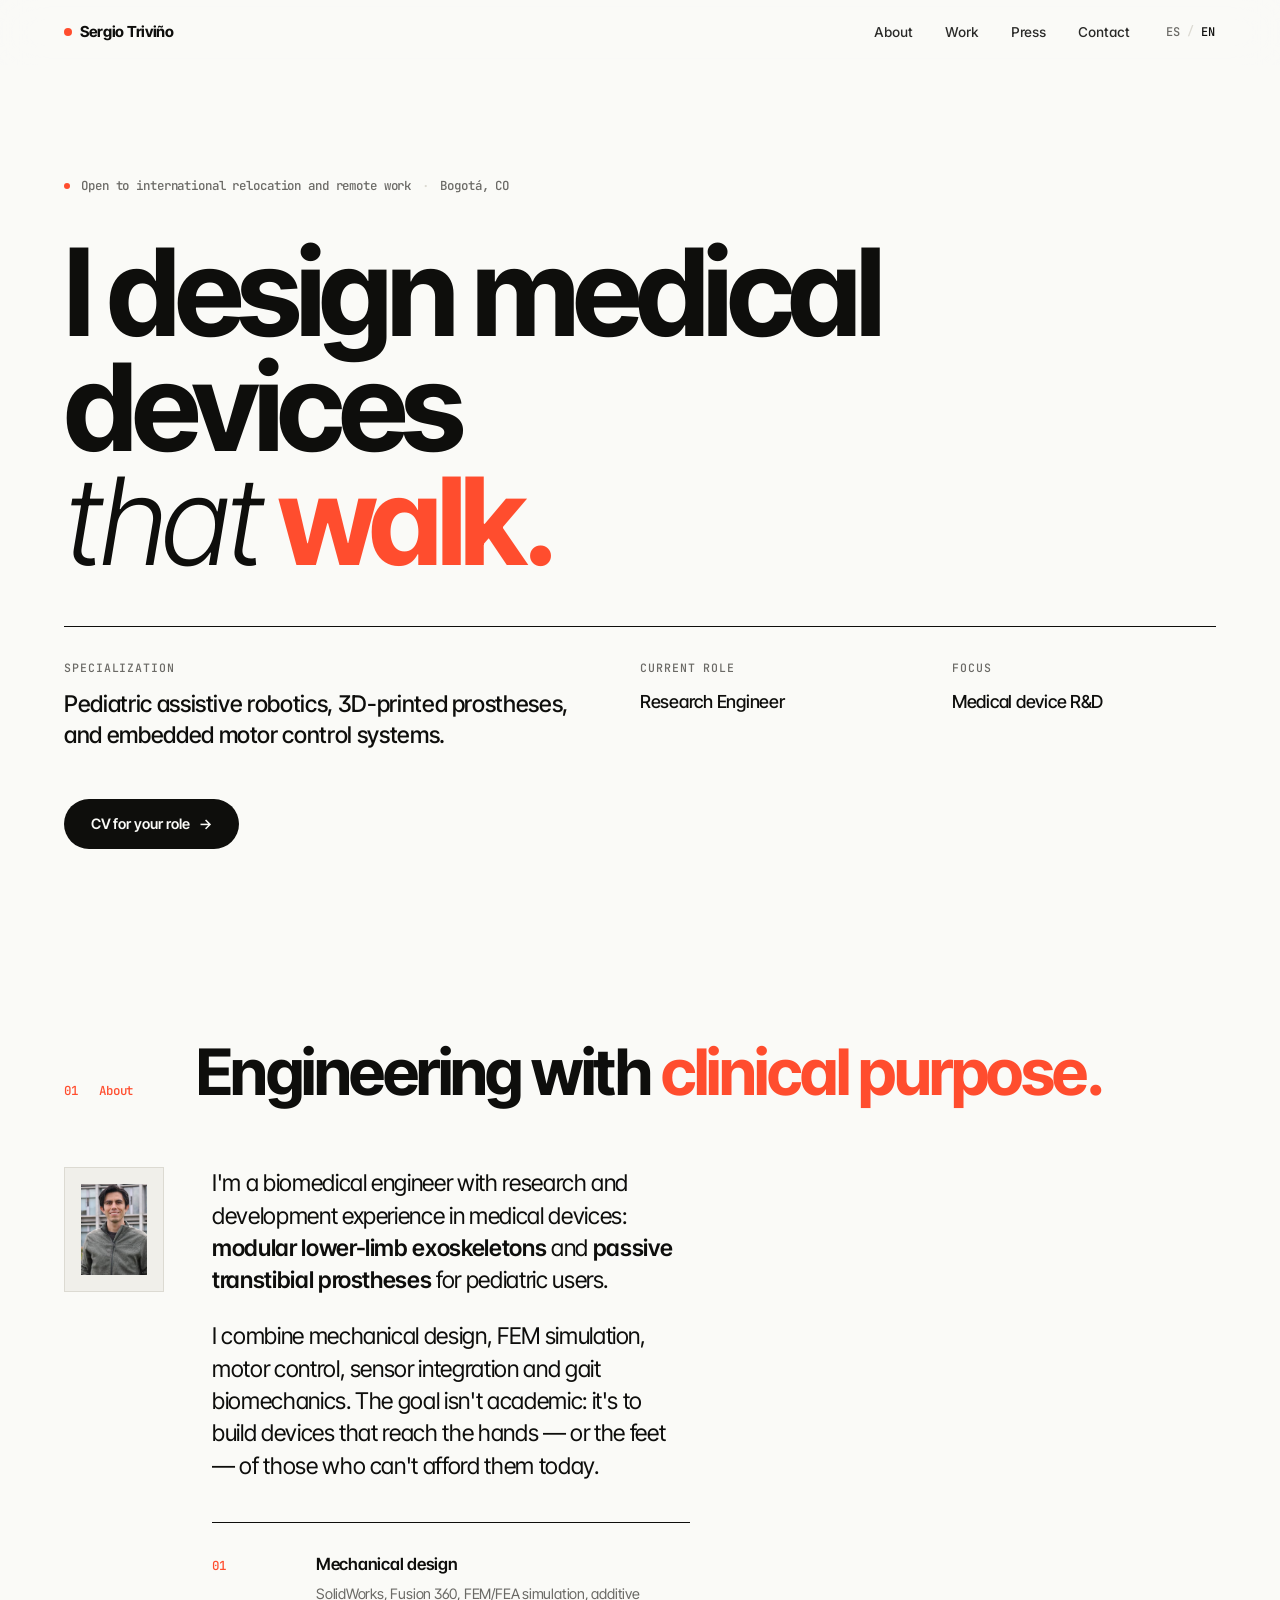
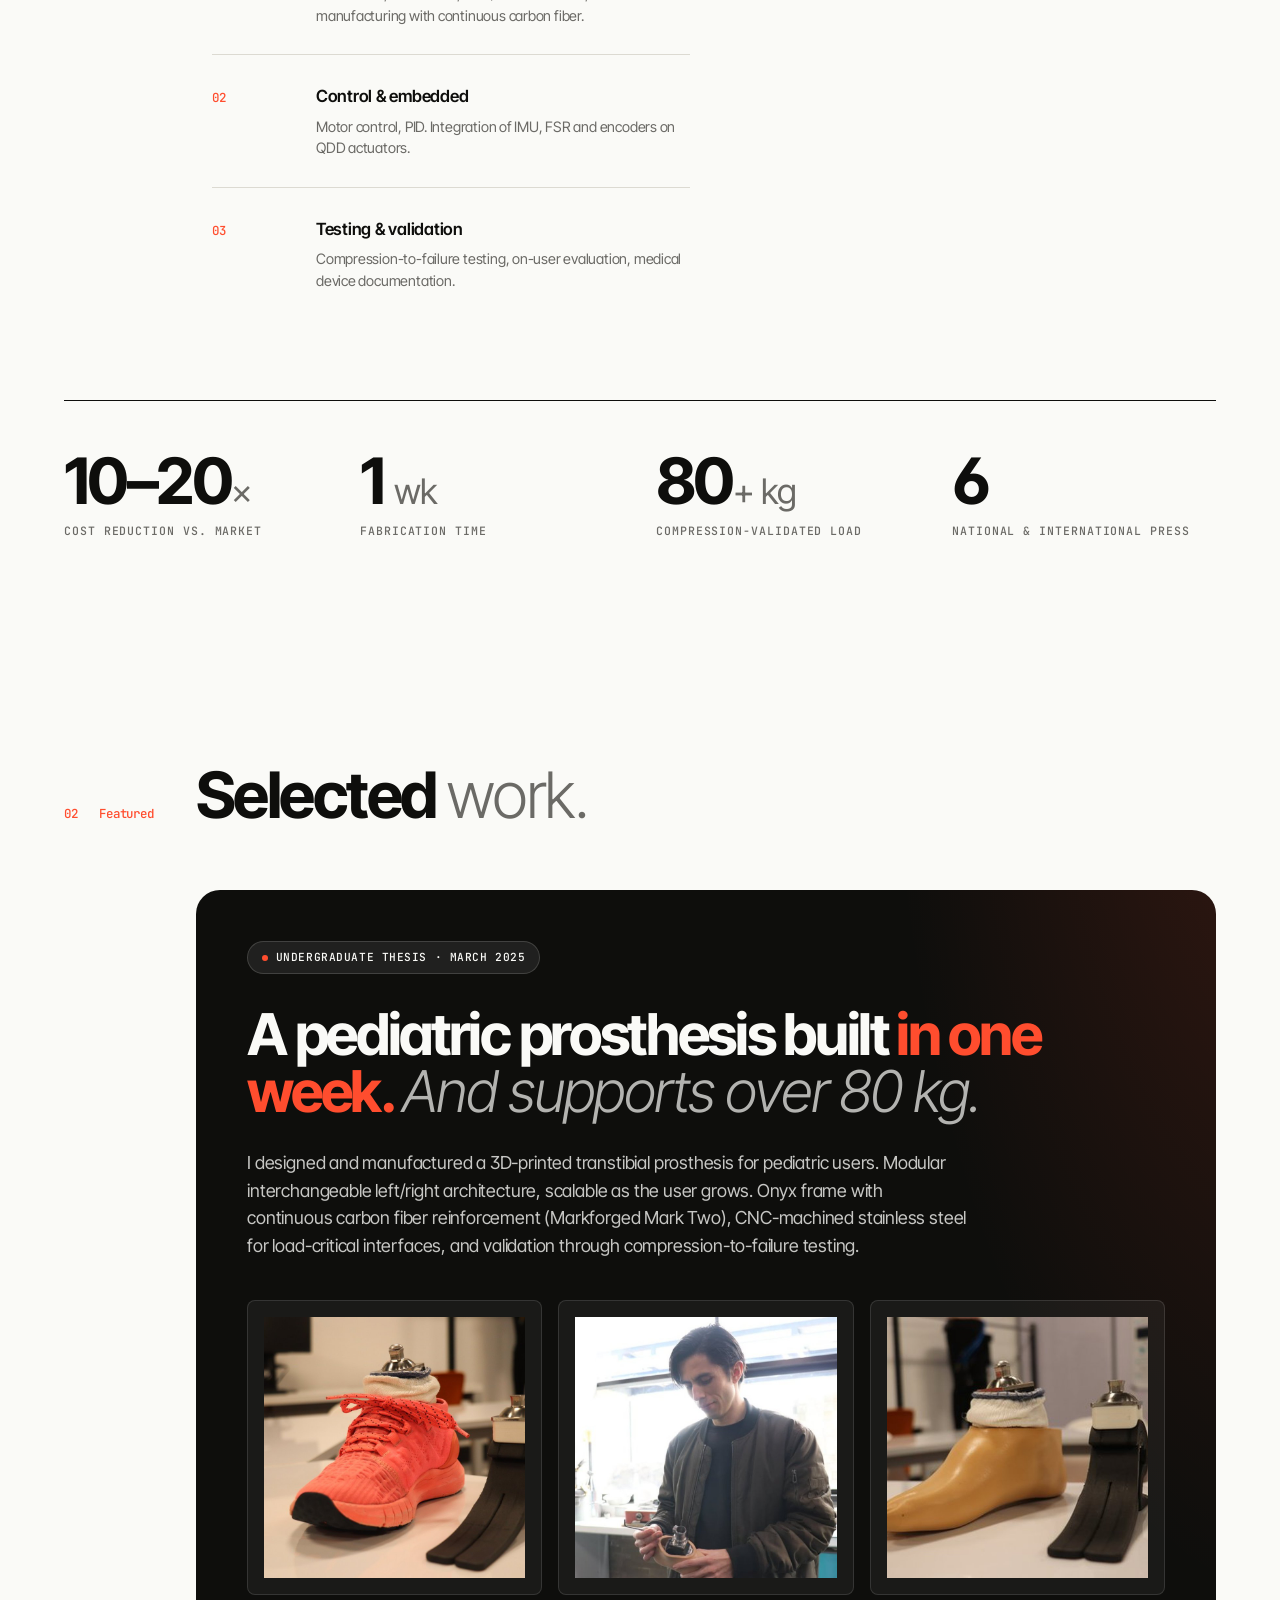
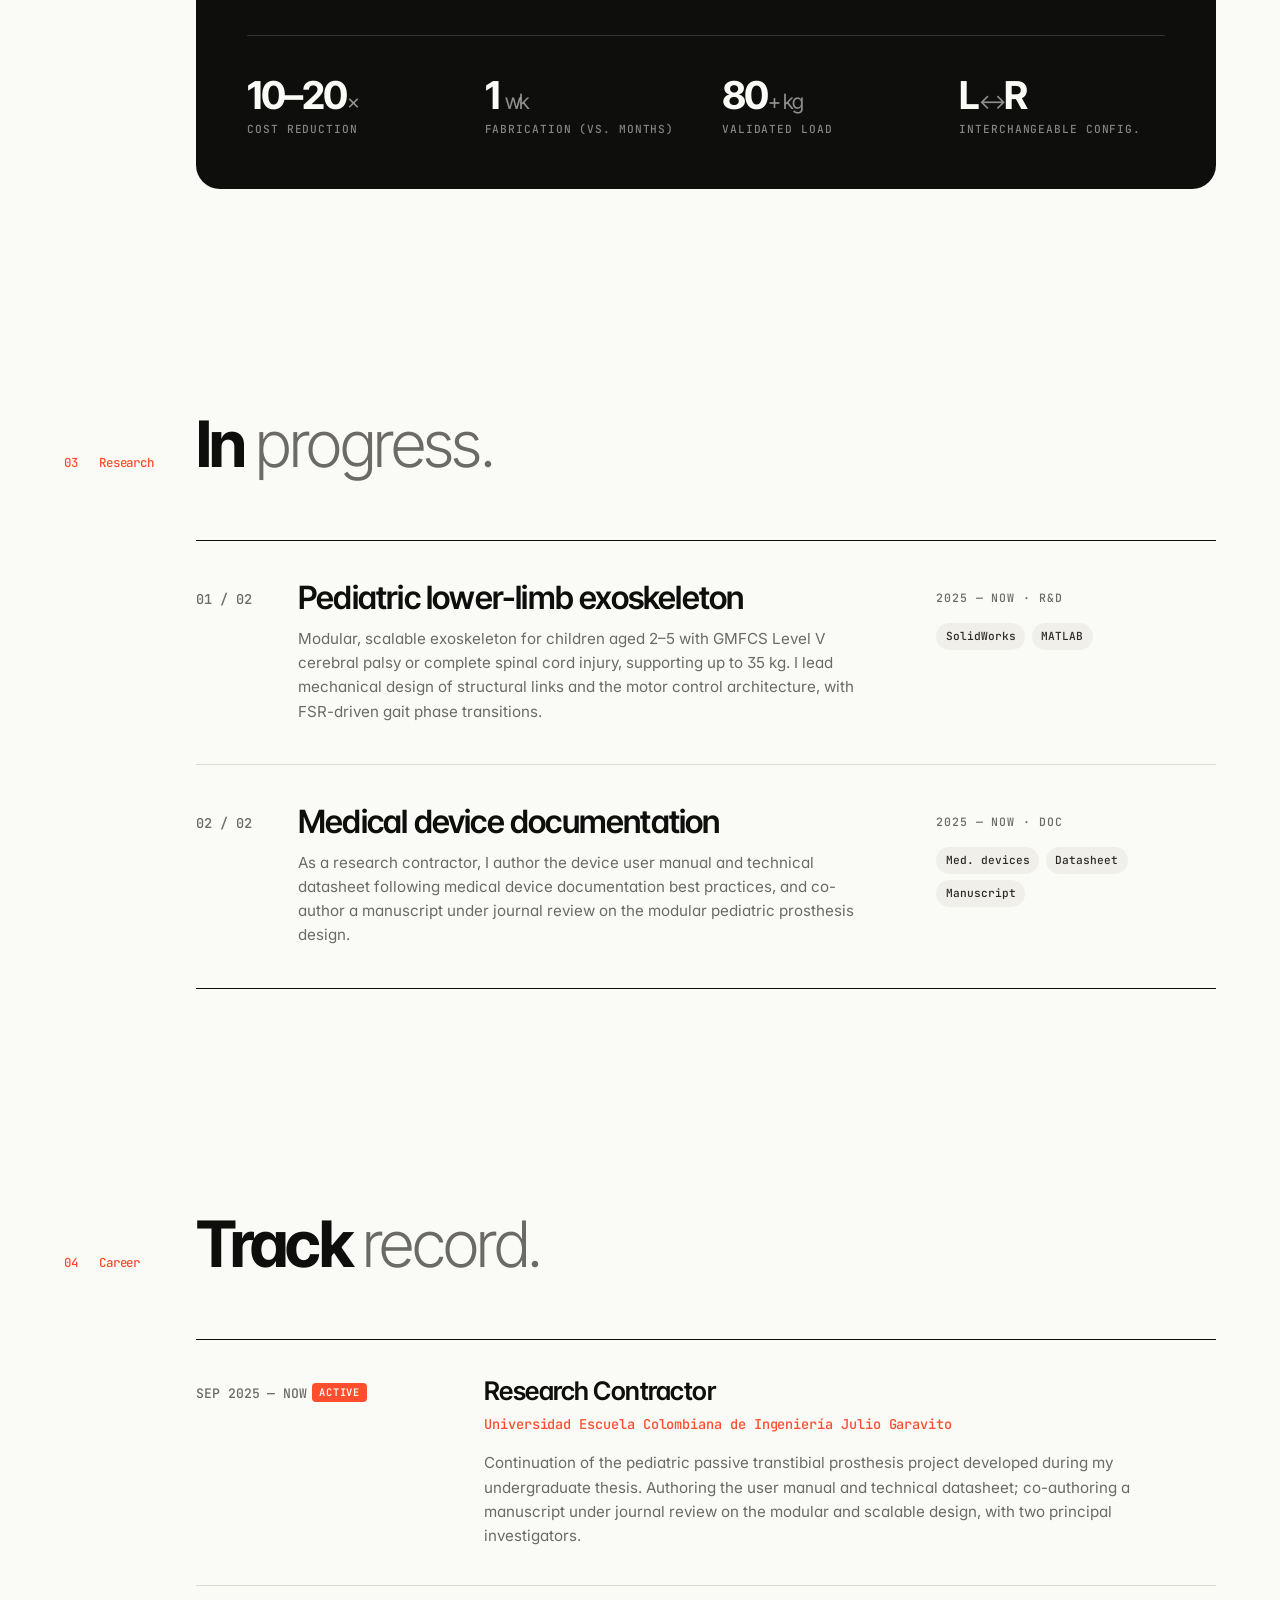
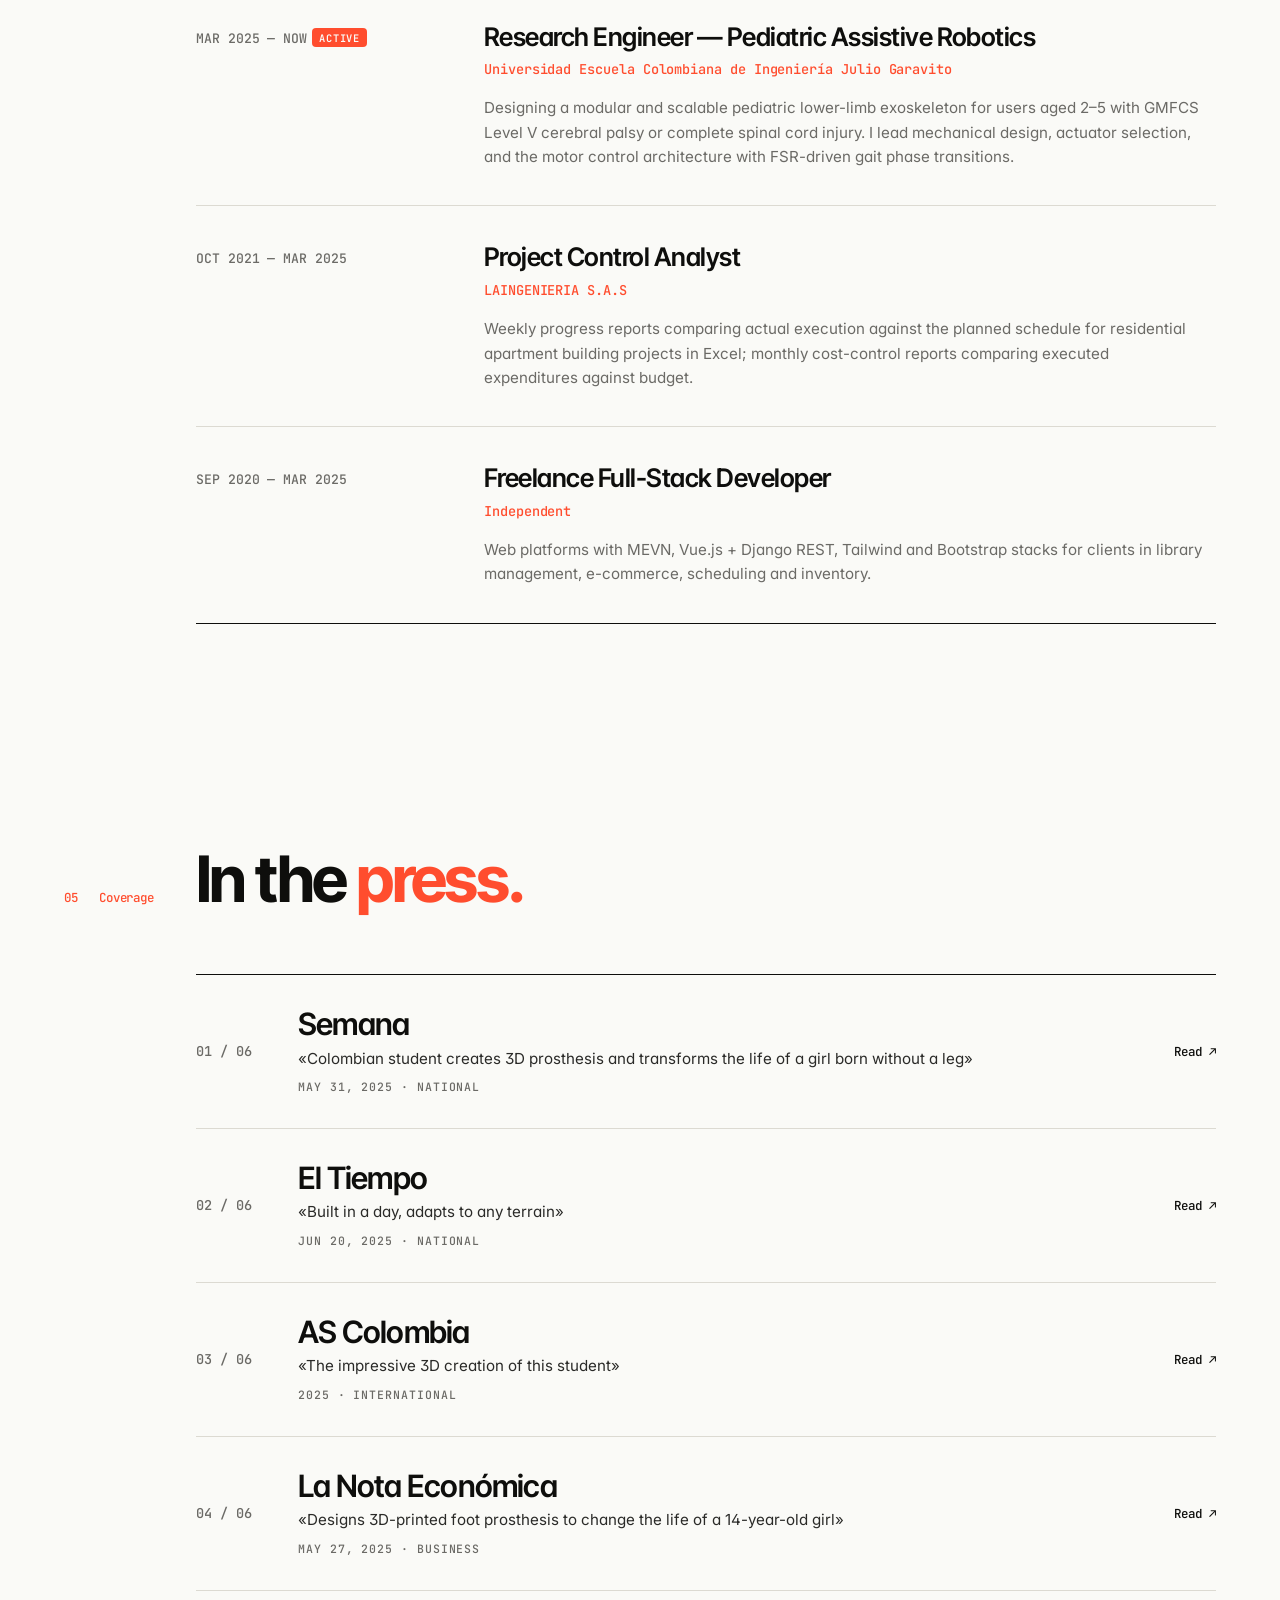
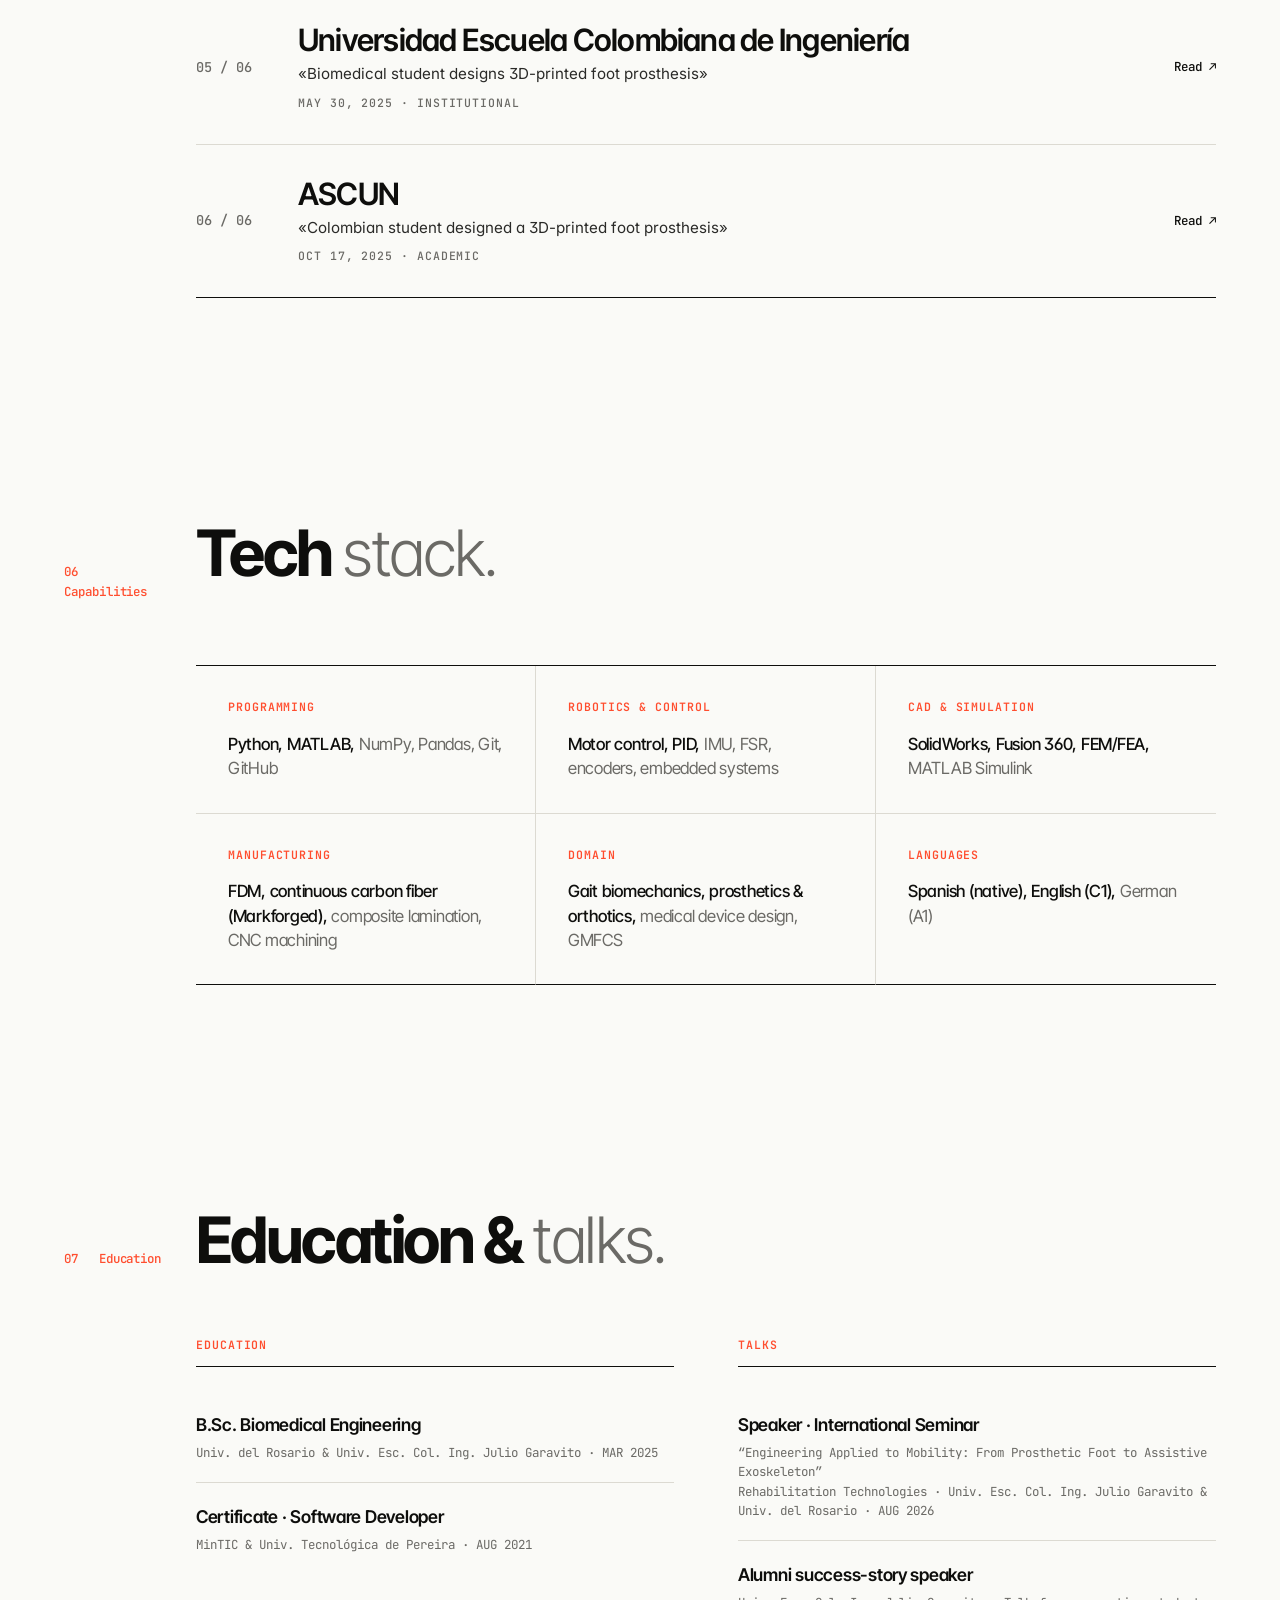
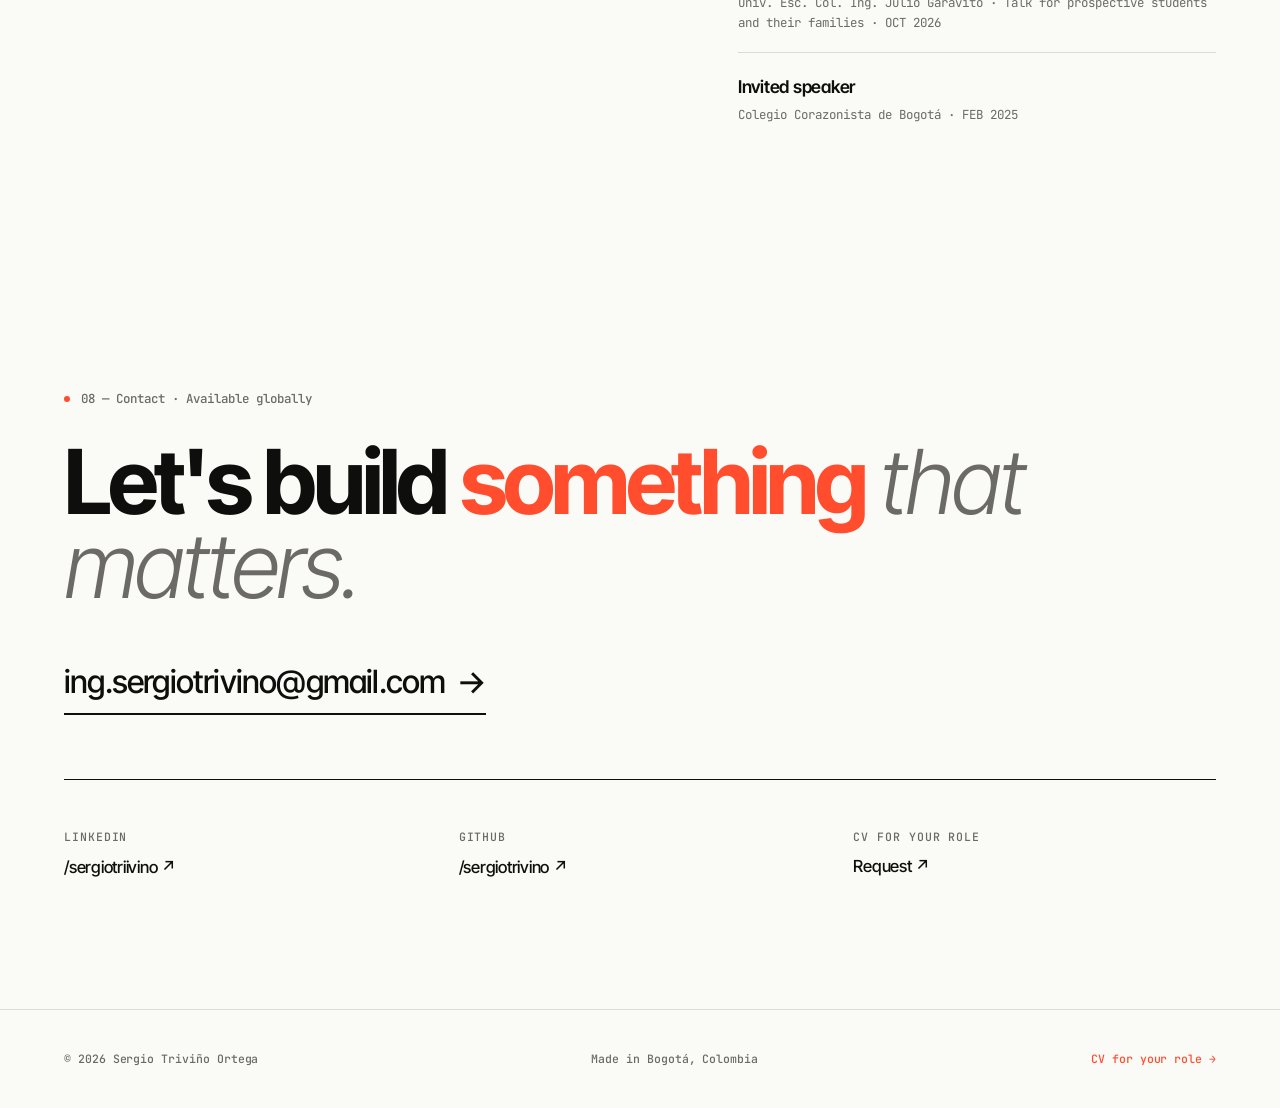
<file: index_noviembre_nuevo_3.html>
<!DOCTYPE html>
<html lang="es">
<head>
<meta charset="UTF-8" />
<meta name="viewport" content="width=device-width, initial-scale=1.0" />
<title>Sergio Triviño Ortega — Biomedical Engineer</title>
<meta name="description" content="Biomedical Engineer specialized in pediatric assistive robotics, medical device R&D, and embedded systems." />
<meta property="og:title" content="Sergio Triviño Ortega — Biomedical Engineer" />
<meta property="og:description" content="Pediatric assistive robotics · Medical device R&D · Embedded systems." />
<meta property="og:type" content="website" />
<meta property="og:url" content="https://sergiotrivino.github.io/" />
<meta property="og:image" content="https://sergiotrivino.github.io/img/prosthesis-1.jpg" />
<meta property="og:image:alt" content="3D-printed pediatric transtibial prosthesis next to a sneaker" />
<meta name="twitter:card" content="summary_large_image" />
<link rel="icon" href="data:image/svg+xml,%3Csvg xmlns='http://www.w3.org/2000/svg' viewBox='0 0 100 100'%3E%3Crect width='100' height='100' fill='%23FAFAF7'/%3E%3Ctext x='50' y='72' font-family='Inter,sans-serif' font-size='80' font-weight='700' text-anchor='middle' fill='%23111111'%3ES%3C/text%3E%3C/svg%3E" />
<link rel="preconnect" href="https://fonts.googleapis.com" />
<link rel="preconnect" href="https://fonts.gstatic.com" crossorigin />
<link href="https://fonts.googleapis.com/css2?family=Inter:wght@400;500;700&family=Inter+Tight:wght@400;500;600;700&family=JetBrains+Mono:wght@400;500&display=swap" rel="stylesheet" />
<script>
(function () {
  var lang = (navigator.language || '').toLowerCase().indexOf('es') === 0 ? 'es' : 'en';
  try { var saved = localStorage.getItem('lang'); if (saved === 'es' || saved === 'en') lang = saved; } catch (e) {}
  window.__INITIAL_LANG = lang;
  if (lang === 'en') {
    document.documentElement.classList.add('lang-pending');
    setTimeout(function () { document.documentElement.classList.remove('lang-pending'); }, 1500);
  }
})();
</script>
<style>
html.lang-pending body { visibility: hidden; }
:root {
  --bg: #FAFAF7;
  --bg-2: #F0EFEA;
  --ink: #0E0E0C;
  --ink-soft: #2A2A28;
  --ink-muted: #6B6A66;
  --line: #DCDAD2;
  --line-soft: #EAE8E0;
  --accent: #FF4D2E;
  --error: #C7321F;
  --success: #1F7A3F;
  --font-display: 'Inter Tight', 'Inter', sans-serif;
  --font-body: 'Inter', system-ui, sans-serif;
  --font-mono: 'JetBrains Mono', monospace;
  --max: 1320px;
  --gutter: clamp(1.5rem, 5vw, 4rem);
}
* { margin: 0; padding: 0; box-sizing: border-box; }
html { scroll-behavior: smooth; }
html.modal-open { overflow: hidden; }
body {
  background: var(--bg);
  color: var(--ink);
  font-family: var(--font-body);
  font-size: 15px;
  line-height: 1.55;
  font-weight: 400;
  -webkit-font-smoothing: antialiased;
  text-rendering: optimizeLegibility;
  overflow-x: hidden;
  font-feature-settings: 'ss01', 'cv11';
}
::selection { background: var(--accent); color: var(--bg); }
main, header, footer { position: relative; }
nav {
  position: fixed;
  top: 0; left: 0; right: 0;
  z-index: 100;
  padding: 1.25rem var(--gutter);
  display: flex;
  justify-content: space-between;
  align-items: center;
  background: rgba(250,250,247,0.85);
  backdrop-filter: blur(20px);
  border-bottom: 1px solid transparent;
  transition: border-color 0.3s ease;
}
nav.scrolled { border-bottom-color: var(--line-soft); }
.brand {
  font-family: var(--font-display);
  font-size: 0.95rem;
  font-weight: 700;
  letter-spacing: -0.02em;
  text-decoration: none;
  color: var(--ink);
  display: flex;
  align-items: center;
  gap: 0.5rem;
}
.brand-dot {
  width: 8px; height: 8px;
  background: var(--accent);
  border-radius: 50%;
}
.nav-right { display: flex; align-items: center; gap: 2.25rem; }
.nav-links { display: flex; gap: 2rem; list-style: none; }
.nav-links a {
  color: var(--ink-soft);
  text-decoration: none;
  font-size: 0.85rem;
  font-weight: 500;
  letter-spacing: -0.005em;
  transition: color 0.2s;
}
.nav-links a:hover { color: var(--accent); }
.lang-toggle {
  display: flex;
  align-items: center;
  gap: 0.4rem;
  font-family: var(--font-mono);
  font-size: 0.75rem;
  font-weight: 500;
}
.lang-toggle button {
  background: none; border: none; cursor: pointer;
  padding: 0; color: var(--ink-muted);
  font-family: inherit; font-size: inherit; font-weight: inherit;
  transition: color 0.2s; letter-spacing: 0.05em;
}
.lang-toggle button.active { color: var(--ink); }
.lang-toggle .sep { color: var(--line); }
@media (max-width: 760px) { .nav-links { display: none; } }
.hero {
  min-height: 100vh;
  padding: 11rem var(--gutter) 5rem;
  display: flex;
  flex-direction: column;
  justify-content: center;
}
.hero-eyebrow {
  display: inline-flex;
  align-items: center;
  gap: 0.7rem;
  font-family: var(--font-mono);
  font-size: 0.78rem;
  font-weight: 500;
  color: var(--ink-muted);
  margin-bottom: 2.5rem;
  letter-spacing: -0.01em;
  opacity: 0;
  animation: fadeUp 0.8s 0.1s forwards;
}
.eyebrow-dot {
  width: 6px; height: 6px;
  background: var(--accent);
  border-radius: 50%;
  animation: pulse 2.4s infinite;
}
@keyframes pulse {
  0%, 100% { box-shadow: 0 0 0 0 rgba(255,77,46,0.5); }
  50% { box-shadow: 0 0 0 6px rgba(255,77,46,0); }
}
.hero h1 {
  font-family: var(--font-display);
  font-size: clamp(2.75rem, 9.5vw, 9rem);
  font-weight: 700;
  line-height: 0.94;
  letter-spacing: -0.045em;
  margin-bottom: 3rem;
  max-width: 1280px;
  opacity: 0;
  animation: fadeUp 1s 0.25s forwards;
}
.hero h1 .accent-mark { color: var(--accent); font-weight: 700; }
.hero h1 .light { font-weight: 300; font-style: italic; }
.hero-meta-row {
  display: grid;
  grid-template-columns: 2fr 1fr 1fr;
  gap: 3rem;
  padding-top: 2rem;
  border-top: 1px solid var(--ink);
  opacity: 0;
  animation: fadeUp 1s 0.5s forwards;
  align-items: start;
}
.hero-meta-block .label {
  font-family: var(--font-mono);
  font-size: 0.72rem;
  text-transform: uppercase;
  letter-spacing: 0.08em;
  color: var(--ink-muted);
  margin-bottom: 0.75rem;
  font-weight: 500;
  display: block;
}
.hero-meta-block .value {
  font-family: var(--font-display);
  font-size: clamp(1rem, 1.4vw, 1.25rem);
  font-weight: 500;
  color: var(--ink);
  letter-spacing: -0.015em;
  line-height: 1.4;
}
.hero-meta-block .value.large {
  font-size: clamp(1.1rem, 1.8vw, 1.45rem);
  line-height: 1.35;
  max-width: 540px;
}
@media (max-width: 760px) { .hero-meta-row { grid-template-columns: 1fr; gap: 2rem; } }
.hero-cta {
  display: flex;
  gap: 0.75rem;
  flex-wrap: wrap;
  margin-top: 3rem;
  opacity: 0;
  animation: fadeUp 1s 0.7s forwards;
}
.btn {
  display: inline-flex;
  align-items: center;
  gap: 0.6rem;
  padding: 0.95rem 1.6rem;
  border-radius: 999px;
  text-decoration: none;
  font-family: var(--font-display);
  font-size: 0.9rem;
  font-weight: 600;
  letter-spacing: -0.005em;
  cursor: pointer;
  border: 1px solid transparent;
  transition: all 0.25s ease;
  white-space: nowrap;
}
.btn-primary { background: var(--ink); color: var(--bg); }
.btn-primary:hover { background: var(--accent); transform: translateY(-2px); }
.btn-ghost {
  background: transparent;
  border-color: var(--line);
  color: var(--ink);
}
.btn-ghost:hover {
  border-color: var(--ink);
  background: var(--ink); color: var(--bg);
  transform: translateY(-2px);
}
.btn .arrow { transition: transform 0.2s; }
.btn:hover .arrow { transform: translate(2px, -2px); }
@keyframes fadeUp {
  from { opacity: 0; transform: translateY(24px); }
  to { opacity: 1; transform: translateY(0); }
}
section {
  max-width: var(--max);
  margin: 0 auto;
  padding: 7rem var(--gutter);
}
.section-header {
  display: grid;
  grid-template-columns: 100px 1fr;
  gap: 2rem;
  margin-bottom: 4rem;
  align-items: baseline;
}
.section-num {
  font-family: var(--font-mono);
  font-size: 0.78rem;
  color: var(--ink-muted);
  font-weight: 500;
  letter-spacing: -0.005em;
}
.section-num span { color: var(--accent); }
h2 {
  font-family: var(--font-display);
  font-size: clamp(2rem, 5vw, 4rem);
  font-weight: 700;
  line-height: 0.98;
  letter-spacing: -0.04em;
  max-width: 1100px;
}
h2 .light { font-weight: 300; color: var(--ink-muted); }
h2 .accent { color: var(--accent); }
@media (max-width: 700px) { .section-header { grid-template-columns: 1fr; gap: 0.5rem; } }
.about-layout {
  display: grid;
  grid-template-columns: 100px 1fr 1fr;
  gap: 2rem 3rem;
  align-items: start;
}
.about-text p {
  font-family: var(--font-display);
  font-size: clamp(1.1rem, 1.8vw, 1.5rem);
  font-weight: 400;
  line-height: 1.4;
  color: var(--ink);
  margin-bottom: 1.5rem;
  letter-spacing: -0.015em;
  max-width: 640px;
}
.about-text p:last-child { margin-bottom: 0; }
.about-text strong { font-weight: 600; color: var(--ink); }
.photo-frame {
  width: 100%;
  aspect-ratio: 4 / 5;
  background: var(--bg-2);
  border: 1px solid var(--line);
  overflow: hidden;
  padding: 1rem;
}
.photo-frame img {
  width: 100%;
  height: 100%;
  object-fit: cover;
  display: block;
}
.about-pillars {
  display: grid;
  grid-template-columns: 1fr;
  gap: 0;
  border-top: 1px solid var(--ink);
}
.pillar {
  display: grid;
  grid-template-columns: 80px 1fr;
  gap: 1.5rem;
  padding: 1.75rem 0;
  border-bottom: 1px solid var(--line);
  align-items: baseline;
}
.pillar:last-child { border-bottom: none; }
.pillar-num { font-family: var(--font-mono); font-size: 0.78rem; color: var(--accent); font-weight: 500; }
.pillar-content h4 {
  font-family: var(--font-display);
  font-size: 1.05rem;
  font-weight: 600;
  letter-spacing: -0.015em;
  margin-bottom: 0.4rem;
}
.pillar-content p {
  font-size: 0.9rem;
  color: var(--ink-muted);
  line-height: 1.5;
  max-width: 380px;
}
@media (max-width: 900px) {
  .about-layout { grid-template-columns: 1fr; gap: 3rem; }
}
.metric-strip {
  margin-top: 5rem;
  padding-top: 3rem;
  border-top: 1px solid var(--ink);
  display: grid;
  grid-template-columns: repeat(4, 1fr);
  gap: 2rem;
}
.metric-cell .num {
  font-family: var(--font-display);
  font-size: clamp(2.5rem, 5vw, 4rem);
  font-weight: 700;
  line-height: 1;
  letter-spacing: -0.04em;
  margin-bottom: 0.6rem;
  color: var(--ink);
}
.metric-cell .num .unit {
  color: var(--ink-muted);
  font-weight: 400;
  font-size: 0.55em;
  letter-spacing: -0.02em;
}
.metric-cell .label {
  font-family: var(--font-mono);
  font-size: 0.72rem;
  text-transform: uppercase;
  letter-spacing: 0.08em;
  color: var(--ink-muted);
  line-height: 1.5;
  font-weight: 500;
}
@media (max-width: 760px) { .metric-strip { grid-template-columns: repeat(2, 1fr); } }
.featured-project {
  display: grid;
  grid-template-columns: 100px 1fr;
  gap: 2rem;
  margin-top: 2rem;
}
.featured-card {
  background: var(--ink);
  color: var(--bg);
  padding: clamp(2rem, 4vw, 4rem);
  border-radius: 24px;
  position: relative;
  overflow: hidden;
}
.featured-card::before {
  content: '';
  position: absolute;
  top: -30%; right: -10%;
  width: 50%; height: 130%;
  background: radial-gradient(ellipse at top right, rgba(255,77,46,0.18) 0%, transparent 60%);
  pointer-events: none;
}
.featured-tag {
  display: inline-flex;
  align-items: center;
  gap: 0.5rem;
  padding: 0.4rem 0.85rem;
  background: rgba(255,255,255,0.08);
  border: 1px solid rgba(255,255,255,0.15);
  border-radius: 999px;
  font-family: var(--font-mono);
  font-size: 0.7rem;
  font-weight: 500;
  letter-spacing: 0.05em;
  color: var(--bg);
  margin-bottom: 2rem;
  position: relative;
}
.featured-tag .dot { width: 6px; height: 6px; background: var(--accent); border-radius: 50%; }
.featured-card h3 {
  font-family: var(--font-display);
  font-size: clamp(1.85rem, 4.5vw, 3.75rem);
  font-weight: 700;
  line-height: 1;
  letter-spacing: -0.04em;
  margin-bottom: 1.75rem;
  max-width: 900px;
  position: relative;
}
.featured-card h3 .accent { color: var(--accent); }
.featured-card h3 .light { font-weight: 300; color: rgba(250,250,247,0.7); font-style: italic; }
.featured-desc {
  font-family: var(--font-display);
  font-size: clamp(1rem, 1.4vw, 1.2rem);
  color: rgba(250,250,247,0.78);
  max-width: 720px;
  margin-bottom: 2.5rem;
  line-height: 1.55;
  font-weight: 400;
  letter-spacing: -0.01em;
  position: relative;
}
.featured-gallery {
  display: grid;
  grid-template-columns: repeat(3, 1fr);
  gap: 1rem;
  margin-bottom: 2.5rem;
  position: relative;
}
.featured-gallery .photo-frame {
  background: rgba(255,255,255,0.05);
  border: 1px solid rgba(255,255,255,0.12);
  aspect-ratio: 1 / 1;
  border-radius: 8px;
}
@media (max-width: 600px) {
  .featured-gallery { grid-template-columns: 1fr 1fr; }
}
.featured-metrics {
  display: grid;
  grid-template-columns: repeat(4, 1fr);
  gap: 2rem;
  padding-top: 2.5rem;
  border-top: 1px solid rgba(250,250,247,0.15);
  position: relative;
}
.feat-metric .num {
  font-family: var(--font-display);
  font-size: clamp(1.75rem, 3vw, 2.5rem);
  font-weight: 700;
  letter-spacing: -0.04em;
  line-height: 1;
  margin-bottom: 0.5rem;
  color: var(--bg);
}
.feat-metric .num .unit { color: rgba(250,250,247,0.55); font-weight: 400; font-size: 0.55em; }
.feat-metric .label {
  font-family: var(--font-mono);
  font-size: 0.7rem;
  text-transform: uppercase;
  letter-spacing: 0.08em;
  color: rgba(250,250,247,0.5);
  line-height: 1.4;
  font-weight: 500;
}
@media (max-width: 900px) {
  .featured-project { grid-template-columns: 1fr; gap: 1.5rem; }
  .featured-metrics { grid-template-columns: repeat(2, 1fr); gap: 1.5rem; }
}
.projects-layout {
  display: grid;
  grid-template-columns: 100px 1fr;
  gap: 2rem;
  margin-top: 2rem;
}
.projects-list { display: flex; flex-direction: column; }
.project-row {
  display: grid;
  grid-template-columns: 70px 1fr 280px;
  gap: 2rem;
  padding: 2.5rem 0;
  border-top: 1px solid var(--line);
  align-items: start;
  cursor: default;
  transition: padding 0.3s ease;
  position: relative;
}
.project-row::before {
  content: '';
  position: absolute;
  left: 0; top: -1px;
  width: 0; height: 1px;
  background: var(--accent);
  transition: width 0.4s ease;
}
.project-row:hover::before { width: 100%; }
.project-row:first-child { border-top: 1px solid var(--ink); }
.project-row:last-child { border-bottom: 1px solid var(--ink); }
.proj-num {
  font-family: var(--font-mono);
  font-size: 0.85rem;
  color: var(--ink-muted);
  font-weight: 500;
  padding-top: 0.5rem;
}
.proj-body h4 {
  font-family: var(--font-display);
  font-size: clamp(1.5rem, 2.5vw, 2.25rem);
  font-weight: 600;
  line-height: 1.05;
  letter-spacing: -0.025em;
  margin-bottom: 0.75rem;
}
.proj-body p {
  font-size: 0.95rem;
  color: var(--ink-muted);
  line-height: 1.6;
  max-width: 580px;
}
.proj-side { display: flex; flex-direction: column; gap: 1rem; padding-top: 0.5rem; }
.proj-side-meta {
  font-family: var(--font-mono);
  font-size: 0.72rem;
  color: var(--ink-muted);
  text-transform: uppercase;
  letter-spacing: 0.08em;
  font-weight: 500;
}
.tag-list { display: flex; flex-wrap: wrap; gap: 0.4rem; }
.tag {
  font-family: var(--font-mono);
  font-size: 0.7rem;
  padding: 0.3rem 0.6rem;
  background: var(--bg-2);
  color: var(--ink-soft);
  border-radius: 999px;
  font-weight: 500;
}
@media (max-width: 900px) {
  .projects-layout { grid-template-columns: 1fr; gap: 2rem; }
  .project-row { grid-template-columns: 1fr; gap: 1rem; }
  .proj-side { padding-top: 0; }
}
.timeline {
  display: grid;
  grid-template-columns: 100px 1fr;
  gap: 2rem;
  margin-top: 2rem;
}
.timeline-list { display: flex; flex-direction: column; }
.exp-row {
  display: grid;
  grid-template-columns: 240px 1fr;
  gap: 3rem;
  padding: 2.25rem 0;
  border-top: 1px solid var(--line);
  align-items: start;
}
.exp-row:first-child { border-top: 1px solid var(--ink); }
.exp-row:last-child { border-bottom: 1px solid var(--ink); }
.exp-when {
  font-family: var(--font-mono);
  font-size: 0.82rem;
  color: var(--ink-muted);
  font-weight: 500;
  letter-spacing: -0.005em;
  padding-top: 0.4rem;
}
.exp-when .now {
  display: inline-block;
  background: var(--accent);
  color: var(--bg);
  padding: 0.1rem 0.45rem;
  font-size: 0.65rem;
  font-weight: 600;
  letter-spacing: 0.08em;
  margin-left: 0.3rem;
  border-radius: 4px;
  text-transform: uppercase;
  vertical-align: 0.1em;
}
.exp-card h4 {
  font-family: var(--font-display);
  font-size: clamp(1.25rem, 2vw, 1.65rem);
  font-weight: 600;
  letter-spacing: -0.02em;
  line-height: 1.15;
  margin-bottom: 0.4rem;
}
.exp-org {
  display: inline-block;
  font-family: var(--font-mono);
  font-size: 0.85rem;
  color: var(--accent);
  margin-bottom: 1rem;
  font-weight: 500;
  letter-spacing: -0.005em;
}
.exp-card p {
  font-size: 0.95rem;
  color: var(--ink-muted);
  line-height: 1.6;
  max-width: 720px;
}
@media (max-width: 900px) {
  .timeline { grid-template-columns: 1fr; gap: 2rem; }
  .exp-row { grid-template-columns: 1fr; gap: 0.75rem; }
}
.press-layout {
  display: grid;
  grid-template-columns: 100px 1fr;
  gap: 2rem;
  margin-top: 2rem;
}
.press-list { display: flex; flex-direction: column; }
.press-row {
  display: grid;
  grid-template-columns: 70px 1fr auto;
  gap: 2rem;
  padding: 2rem 0;
  border-top: 1px solid var(--line);
  align-items: center;
  text-decoration: none;
  color: inherit;
  transition: all 0.3s ease;
  position: relative;
}
.press-row::before {
  content: '';
  position: absolute;
  left: 0; right: 0; top: 0; bottom: 0;
  background: var(--ink);
  transform: scaleY(0);
  transform-origin: bottom;
  transition: transform 0.4s cubic-bezier(0.65, 0, 0.35, 1);
  z-index: -1;
}
.press-row:hover::before { transform: scaleY(1); transform-origin: top; }
.press-row:hover { color: var(--bg); padding-left: 1.5rem; padding-right: 1.5rem; }
.press-row:hover .press-num { color: var(--accent); }
.press-row:hover .press-meta { color: rgba(250,250,247,0.6); }
.press-row:hover .press-cta { color: var(--accent); }
.press-row:first-child { border-top: 1px solid var(--ink); }
.press-row:last-child { border-bottom: 1px solid var(--ink); }
.press-num {
  font-family: var(--font-mono);
  font-size: 0.85rem;
  color: var(--ink-muted);
  font-weight: 500;
  transition: color 0.3s;
}
.press-body { min-width: 0; }
.press-outlet {
  font-family: var(--font-display);
  font-size: clamp(1.4rem, 2.4vw, 2rem);
  font-weight: 600;
  letter-spacing: -0.025em;
  line-height: 1.1;
  margin-bottom: 0.4rem;
}
.press-quote {
  font-size: 0.95rem;
  color: var(--ink-soft);
  line-height: 1.5;
  max-width: 700px;
  margin-bottom: 0.5rem;
  font-weight: 400;
  transition: color 0.3s;
}
.press-row:hover .press-quote { color: rgba(250,250,247,0.85); }
.press-meta {
  font-family: var(--font-mono);
  font-size: 0.72rem;
  color: var(--ink-muted);
  text-transform: uppercase;
  letter-spacing: 0.08em;
  font-weight: 500;
  transition: color 0.3s;
}
.press-cta {
  font-family: var(--font-mono);
  font-size: 0.78rem;
  color: var(--ink);
  font-weight: 500;
  letter-spacing: -0.005em;
  white-space: nowrap;
  transition: color 0.3s;
}
@media (max-width: 900px) {
  .press-layout { grid-template-columns: 1fr; gap: 2rem; }
  .press-row { grid-template-columns: 50px 1fr; gap: 1rem; }
  .press-cta { grid-column: 2; padding-top: 0.5rem; }
}
.skills-layout {
  display: grid;
  grid-template-columns: 100px 1fr;
  gap: 2rem;
  margin-top: 2rem;
}
.skills-grid {
  display: grid;
  grid-template-columns: repeat(3, 1fr);
  gap: 0;
  border-top: 1px solid var(--ink);
}
.skill-cell {
  padding: 2rem;
  border-bottom: 1px solid var(--line);
  border-right: 1px solid var(--line);
}
.skill-cell:nth-child(3n) { border-right: none; }
.skill-cell:nth-last-child(-n+3) { border-bottom: 1px solid var(--ink); }
.skill-cell h4 {
  font-family: var(--font-mono);
  font-size: 0.72rem;
  text-transform: uppercase;
  letter-spacing: 0.08em;
  color: var(--accent);
  margin-bottom: 1rem;
  font-weight: 600;
}
.skill-cell p {
  font-family: var(--font-display);
  font-size: 1.05rem;
  color: var(--ink);
  line-height: 1.45;
  font-weight: 500;
  letter-spacing: -0.015em;
}
.skill-cell p .muted { color: var(--ink-muted); font-weight: 400; }
@media (max-width: 800px) {
  .skills-layout { grid-template-columns: 1fr; gap: 2rem; }
  .skills-grid { grid-template-columns: 1fr; }
  .skill-cell { border-right: none !important; }
  .skill-cell:nth-last-child(-n+3) { border-bottom: 1px solid var(--line); }
  .skill-cell:last-child { border-bottom: 1px solid var(--ink); }
}
.formation-layout {
  display: grid;
  grid-template-columns: 100px 1fr;
  gap: 2rem;
  margin-top: 2rem;
}
.formation-grid {
  display: grid;
  grid-template-columns: 1fr 1fr;
  gap: 4rem;
}
.formation-block h3 {
  font-family: var(--font-mono);
  font-size: 0.72rem;
  text-transform: uppercase;
  letter-spacing: 0.08em;
  color: var(--accent);
  margin-bottom: 1.5rem;
  padding-bottom: 0.75rem;
  border-bottom: 1px solid var(--ink);
  font-weight: 600;
}
.form-item {
  padding: 1.25rem 0;
  border-bottom: 1px solid var(--line);
}
.form-item:last-child { border-bottom: none; }
.form-item h4 {
  font-family: var(--font-display);
  font-size: 1.1rem;
  font-weight: 600;
  letter-spacing: -0.015em;
  margin-bottom: 0.3rem;
}
.form-item p {
  font-family: var(--font-mono);
  font-size: 0.78rem;
  color: var(--ink-muted);
}
@media (max-width: 800px) {
  .formation-layout { grid-template-columns: 1fr; gap: 2rem; }
  .formation-grid { grid-template-columns: 1fr; gap: 2rem; }
}
.contact-section {
  padding: 8rem var(--gutter);
}
.contact-eyebrow {
  display: inline-flex;
  align-items: center;
  gap: 0.7rem;
  font-family: var(--font-mono);
  font-size: 0.78rem;
  font-weight: 500;
  color: var(--ink-muted);
  margin-bottom: 2rem;
}
.contact-eyebrow .dot { width: 6px; height: 6px; background: var(--accent); border-radius: 50%; }
.contact-heading {
  font-family: var(--font-display);
  font-size: clamp(2.5rem, 7vw, 6rem);
  font-weight: 700;
  line-height: 0.94;
  letter-spacing: -0.045em;
  margin-bottom: 3rem;
  max-width: 1100px;
}
.contact-heading .accent { color: var(--accent); }
.contact-heading .light { font-weight: 300; color: var(--ink-muted); font-style: italic; }
.contact-email-wrapper { display: inline-block; margin-bottom: 4rem; }
.contact-email {
  font-family: var(--font-display);
  font-size: clamp(1.25rem, 3vw, 2rem);
  font-weight: 500;
  color: var(--ink);
  text-decoration: none;
  letter-spacing: -0.025em;
  display: inline-flex;
  align-items: center;
  gap: 0.75rem;
  transition: color 0.2s;
  border-bottom: 2px solid var(--ink);
  padding-bottom: 0.4rem;
}
.contact-email:hover { color: var(--accent); border-bottom-color: var(--accent); }
.contact-grid {
  display: grid;
  grid-template-columns: repeat(3, 1fr);
  gap: 2rem;
  padding-top: 3rem;
  border-top: 1px solid var(--ink);
}
.contact-cell .label {
  font-family: var(--font-mono);
  font-size: 0.72rem;
  text-transform: uppercase;
  letter-spacing: 0.08em;
  color: var(--ink-muted);
  margin-bottom: 0.6rem;
  font-weight: 500;
  display: block;
}
.contact-cell a, .contact-cell button.linklike {
  font-family: var(--font-display);
  font-size: clamp(0.95rem, 1.3vw, 1.15rem);
  font-weight: 500;
  color: var(--ink);
  text-decoration: none;
  letter-spacing: -0.015em;
  transition: color 0.2s;
  background: none; border: none; padding: 0; cursor: pointer;
}
.contact-cell a:hover, .contact-cell button.linklike:hover { color: var(--accent); }
@media (max-width: 760px) { .contact-grid { grid-template-columns: 1fr 1fr; gap: 1.5rem; } }
footer {
  padding: 2.5rem var(--gutter);
  border-top: 1px solid var(--line);
  display: flex;
  justify-content: space-between;
  flex-wrap: wrap;
  gap: 1rem;
  font-family: var(--font-mono);
  font-size: 0.72rem;
  color: var(--ink-muted);
  font-weight: 500;
  letter-spacing: -0.005em;
  max-width: var(--max);
  margin-left: auto;
  margin-right: auto;
}
footer button.linklike {
  color: var(--accent);
  text-decoration: none;
  background: none; border: none; padding: 0; cursor: pointer;
  font-family: inherit; font-size: inherit; font-weight: inherit; letter-spacing: inherit;
}
.reveal {
  opacity: 0;
  transform: translateY(24px);
  transition: opacity 0.8s cubic-bezier(0.65, 0, 0.35, 1), transform 0.8s cubic-bezier(0.65, 0, 0.35, 1);
}
.reveal.visible {
  opacity: 1;
  transform: translateY(0);
}
.modal-overlay {
  position: fixed;
  inset: 0;
  background: rgba(14, 14, 12, 0.65);
  backdrop-filter: blur(8px);
  z-index: 1000;
  display: none;
  align-items: center;
  justify-content: center;
  padding: 1.5rem;
}
.modal-overlay.visible { display: flex; }
.modal {
  background: var(--bg);
  width: 100%;
  max-width: 580px;
  max-height: 92vh;
  overflow-y: auto;
  border-radius: 18px;
  padding: 2.5rem;
  position: relative;
  box-shadow: 0 30px 80px rgba(0,0,0,0.3);
}
.modal-close {
  position: absolute;
  top: 1.25rem; right: 1.25rem;
  width: 36px; height: 36px;
  border-radius: 999px;
  border: 1px solid var(--line);
  background: var(--bg);
  cursor: pointer;
  display: grid;
  place-items: center;
  color: var(--ink-soft);
  transition: all 0.2s;
  font-family: var(--font-mono);
}
.modal-close:hover { background: var(--ink); color: var(--bg); border-color: var(--ink); }
.modal-eyebrow {
  display: inline-flex;
  align-items: center;
  gap: 0.5rem;
  font-family: var(--font-mono);
  font-size: 0.72rem;
  text-transform: uppercase;
  letter-spacing: 0.1em;
  color: var(--ink-muted);
  margin-bottom: 1rem;
  font-weight: 500;
}
.modal-eyebrow .dot { width: 6px; height: 6px; background: var(--accent); border-radius: 50%; }
.modal h3 {
  font-family: var(--font-display);
  font-size: clamp(1.5rem, 3vw, 2rem);
  font-weight: 700;
  line-height: 1.05;
  letter-spacing: -0.03em;
  margin-bottom: 0.75rem;
}
.modal-intro {
  font-size: 0.93rem;
  color: var(--ink-muted);
  line-height: 1.55;
  margin-bottom: 2rem;
  max-width: 480px;
}
.field-group {
  display: flex;
  flex-direction: column;
  margin-bottom: 1.25rem;
}
.field-group label {
  font-family: var(--font-mono);
  font-size: 0.72rem;
  text-transform: uppercase;
  letter-spacing: 0.08em;
  color: var(--ink-soft);
  margin-bottom: 0.45rem;
  font-weight: 600;
}
.field-group label .req { color: var(--accent); margin-left: 0.15rem; }
.field-group label .opt {
  font-size: 0.65rem;
  color: var(--ink-muted);
  text-transform: lowercase;
  margin-left: 0.4rem;
  letter-spacing: 0;
  font-weight: 400;
}
.field-group input {
  font-family: var(--font-body);
  font-size: 0.95rem;
  background: var(--bg-2);
  color: var(--ink);
  border: 1px solid var(--line);
  border-radius: 8px;
  padding: 0.75rem 0.9rem;
  transition: all 0.2s;
  outline: none;
  width: 100%;
  font-weight: 400;
}
.field-group input:focus {
  border-color: var(--ink);
  background: var(--bg);
}
.field-group .hint {
  font-size: 0.78rem;
  color: var(--ink-muted);
  margin-top: 0.4rem;
  line-height: 1.4;
}
.field-group .err {
  font-family: var(--font-mono);
  font-size: 0.72rem;
  color: var(--error);
  margin-top: 0.35rem;
  display: none;
  font-weight: 500;
}
.field-group.invalid input {
  border-color: var(--error);
  background: rgba(199,50,31,0.04);
}
.field-group.invalid .err { display: block; }
.honeypot {
  position: absolute !important;
  left: -9999px !important;
  width: 1px !important;
  height: 1px !important;
  opacity: 0 !important;
  pointer-events: none !important;
}
.modal-footer {
  display: flex;
  align-items: center;
  justify-content: space-between;
  gap: 1rem;
  margin-top: 0.5rem;
  flex-wrap: wrap;
}
.modal-disclaimer {
  font-size: 0.75rem;
  color: var(--ink-muted);
  line-height: 1.45;
  flex-grow: 1;
  max-width: 280px;
}
.btn-submit {
  background: var(--ink);
  color: var(--bg);
  padding: 0.85rem 1.5rem;
  border-radius: 999px;
  border: none;
  font-family: var(--font-display);
  font-size: 0.9rem;
  font-weight: 600;
  cursor: pointer;
  transition: all 0.2s;
  display: inline-flex;
  align-items: center;
  gap: 0.5rem;
  letter-spacing: -0.005em;
}
.btn-submit:hover:not(:disabled) { background: var(--accent); transform: translateY(-1px); }
.btn-submit:disabled { opacity: 0.6; cursor: wait; }
.spinner {
  display: none;
  width: 14px; height: 14px;
  border: 2px solid rgba(255,255,255,0.3);
  border-top-color: var(--bg);
  border-radius: 50%;
  animation: spin 0.7s linear infinite;
}
.btn-submit.loading .spinner { display: inline-block; }
.btn-submit.loading .arrow { display: none; }
@keyframes spin { to { transform: rotate(360deg); } }
.modal-success {
  text-align: center;
  padding: 2rem 1rem 0;
  display: none;
}
.modal.is-success .modal-form { display: none; }
.modal.is-success .modal-success { display: block; }
.modal.is-success .modal-eyebrow,
.modal.is-success > h3,
.modal.is-success > .modal-intro { display: none; }
.success-icon {
  width: 64px; height: 64px;
  border-radius: 50%;
  background: var(--success);
  color: var(--bg);
  display: grid;
  place-items: center;
  margin: 0 auto 1.5rem;
  font-size: 1.75rem;
  font-weight: 700;
}
.success-title {
  font-family: var(--font-display);
  font-size: 1.65rem;
  font-weight: 700;
  letter-spacing: -0.02em;
  margin-bottom: 0.85rem;
  line-height: 1.15;
}
.modal-success p {
  color: var(--ink-muted);
  font-size: 0.95rem;
  line-height: 1.55;
  max-width: 420px;
  margin: 0 auto 1.5rem;
}
@media (max-width: 600px) {
  .modal { padding: 1.75rem 1.5rem; max-height: 95vh; }
  .modal-footer { flex-direction: column; align-items: stretch; }
  .modal-disclaimer { max-width: 100%; }
  .btn-submit { width: 100%; justify-content: center; }
}
html[lang="en"] .lang-es { display: none; }
html:not([lang="en"]) .lang-en { display: none; }
</style>
</head>
<body>
<nav id="nav">
  <a href="#top" class="brand">
    <span class="brand-dot"></span>
    Sergio Triviño
  </a>
  <div class="nav-right">
    <ul class="nav-links">
      <li><a href="#about" data-es="Sobre" data-en="About">Sobre</a></li>
      <li><a href="#work" data-es="Trabajo" data-en="Work">Trabajo</a></li>
      <li><a href="#press" data-es="Prensa" data-en="Press">Prensa</a></li>
      <li><a href="#contact" data-es="Contacto" data-en="Contact">Contacto</a></li>
    </ul>
    <div class="lang-toggle">
      <button id="btn-es" class="active" onclick="setLang('es')">ES</button>
      <span class="sep">/</span>
      <button id="btn-en" onclick="setLang('en')">EN</button>
    </div>
  </div>
</nav>
<header id="top">
<section class="hero">
  <div class="hero-eyebrow">
    <span class="eyebrow-dot"></span>
    <span data-es="Disponible para reubicación internacional y trabajo remoto"
          data-en="Open to international relocation and remote work">Disponible para reubicación internacional y trabajo remoto</span>
    <span style="color:var(--line)">·</span>
    <span>Bogotá, CO</span>
  </div>
  <h1>
    <span data-es="Diseño dispositivos médicos" data-en="I design medical devices">Diseño dispositivos médicos</span><br />
    <span class="light" data-es="que" data-en="that">que</span>
    <span class="accent-mark" data-es="caminan." data-en="walk.">caminan.</span>
  </h1>
  <div class="hero-meta-row">
    <div class="hero-meta-block">
      <span class="label" data-es="Especialización" data-en="Specialization">Especialización</span>
      <div class="value large"
           data-es="Robótica asistencial pediátrica, prótesis impresas en 3D y sistemas embebidos de control de motores."
           data-en="Pediatric assistive robotics, 3D-printed prostheses, and embedded motor control systems.">
        Robótica asistencial pediátrica, prótesis impresas en 3D y sistemas embebidos de control de motores.
      </div>
    </div>
    <div class="hero-meta-block">
      <span class="label" data-es="Rol actual" data-en="Current role">Rol actual</span>
      <div class="value" data-es="Ingeniero de Investigación" data-en="Research Engineer">Ingeniero de Investigación</div>
    </div>
    <div class="hero-meta-block">
      <span class="label" data-es="Foco" data-en="Focus">Foco</span>
      <div class="value" data-es="R&amp;D de dispositivos médicos" data-en="Medical device R&amp;D">R&D de dispositivos médicos</div>
    </div>
  </div>
  <div class="hero-cta">
    <button type="button" class="btn btn-primary" onclick="openCVModal()">
      <span data-es="CV para tu vacante" data-en="CV for your role">CV para tu vacante</span>
      <span class="arrow">→</span>
    </button>
  </div>
</section>
</header>
<main>
<section id="about" class="reveal">
  <div class="section-header">
    <div class="section-num"><span>01</span> &nbsp; <span data-es="Sobre" data-en="About">Sobre</span></div>
    <h2>
      <span data-es="Ingeniería con" data-en="Engineering with">Ingeniería con</span>
      <span class="accent" data-es="propósito clínico." data-en="clinical purpose.">propósito clínico.</span>
    </h2>
  </div>
  <div class="about-layout">
    <div class="photo-frame">
      <img loading="lazy" src="img/sergio-portrait.jpg" alt="Sergio Triviño Ortega — Biomedical Engineer" />
    </div>
    <div class="about-text">
      <p data-es="Soy ingeniero biomédico con experiencia en investigación y desarrollo de dispositivos médicos: <strong>exoesqueletos modulares de miembro inferior</strong> y <strong>prótesis transtibiales pasivas</strong> para usuarios pediátricos."
         data-en="I'm a biomedical engineer with research and development experience in medical devices: <strong>modular lower-limb exoskeletons</strong> and <strong>passive transtibial prostheses</strong> for pediatric users.">
        Soy ingeniero biomédico con experiencia en investigación y desarrollo de dispositivos médicos: <strong>exoesqueletos modulares de miembro inferior</strong> y <strong>prótesis transtibiales pasivas</strong> para usuarios pediátricos.
      </p>
      <p data-es="Combino diseño mecánico, simulación FEM, control de motores, integración de sensores y biomecánica de marcha. La meta no es académica: es construir dispositivos que lleguen a las manos —o a los pies— de quienes hoy no pueden costearlos."
         data-en="I combine mechanical design, FEM simulation, motor control, sensor integration and gait biomechanics. The goal isn't academic: it's to build devices that reach the hands — or the feet — of those who can't afford them today.">
        Combino diseño mecánico, simulación FEM, control de motores, integración de sensores y biomecánica de marcha. La meta no es académica: es construir dispositivos que lleguen a las manos —o a los pies— de quienes hoy no pueden costearlos.
      </p>
      <div class="about-pillars" style="margin-top:2.5rem">
        <div class="pillar">
          <div class="pillar-num">01</div>
          <div class="pillar-content">
            <h4 data-es="Diseño mecánico" data-en="Mechanical design">Diseño mecánico</h4>
            <p data-es="SolidWorks, Fusion 360, simulación FEM/FEA, manufactura aditiva con fibra de carbono continua."
               data-en="SolidWorks, Fusion 360, FEM/FEA simulation, additive manufacturing with continuous carbon fiber.">
              SolidWorks, Fusion 360, simulación FEM/FEA, manufactura aditiva con fibra de carbono continua.
            </p>
          </div>
        </div>
        <div class="pillar">
          <div class="pillar-num">02</div>
          <div class="pillar-content">
            <h4 data-es="Control y embebidos" data-en="Control &amp; embedded">Control y embebidos</h4>
            <p data-es="Control de motores, PID. Integración de IMU, FSR y encoders sobre actuadores QDD."
               data-en="Motor control, PID. Integration of IMU, FSR and encoders on QDD actuators.">
              Control de motores, PID. Integración de IMU, FSR y encoders sobre actuadores QDD.
            </p>
          </div>
        </div>
        <div class="pillar">
          <div class="pillar-num">03</div>
          <div class="pillar-content">
            <h4 data-es="Pruebas y validación" data-en="Testing &amp; validation">Pruebas y validación</h4>
            <p data-es="Ensayos mecánicos hasta falla, evaluación sobre usuario, documentación de dispositivos médicos."
               data-en="Compression-to-failure testing, on-user evaluation, medical device documentation.">
              Ensayos mecánicos hasta falla, evaluación sobre usuario, documentación de dispositivos médicos.
            </p>
          </div>
        </div>
      </div>
    </div>
  </div>
  <div class="metric-strip">
    <div class="metric-cell">
      <div class="num">10–20<span class="unit">×</span></div>
      <div class="label" data-es="Reducción de costo vs. mercado" data-en="Cost reduction vs. market">Reducción de costo vs. mercado</div>
    </div>
    <div class="metric-cell">
      <div class="num">1 <span class="unit" data-es="sem" data-en="wk">sem</span></div>
      <div class="label" data-es="Tiempo de fabricación" data-en="Fabrication time">Tiempo de fabricación</div>
    </div>
    <div class="metric-cell">
      <div class="num">80<span class="unit">+ kg</span></div>
      <div class="label" data-es="Carga validada en compresión" data-en="Compression-validated load">Carga validada en compresión</div>
    </div>
    <div class="metric-cell">
      <div class="num">6</div>
      <div class="label" data-es="Medios nacionales e internacionales" data-en="National &amp; international press">Medios nacionales e internacionales</div>
    </div>
  </div>
</section>
<section id="work" class="reveal">
  <div class="section-header">
    <div class="section-num"><span>02</span> &nbsp; <span data-es="Destacado" data-en="Featured">Destacado</span></div>
    <h2>
      <span data-es="Trabajo" data-en="Selected">Trabajo</span>
      <span class="light" data-es="seleccionado." data-en="work.">seleccionado.</span>
    </h2>
  </div>
  <div class="featured-project">
    <div></div>
    <div class="featured-card">
      <span class="featured-tag">
        <span class="dot"></span>
        <span data-es="TESIS DE PREGRADO · MARZO 2025" data-en="UNDERGRADUATE THESIS · MARCH 2025">TESIS DE PREGRADO · MARZO 2025</span>
      </span>
      <h3>
        <span data-es="Una prótesis pediátrica que se" data-en="A pediatric prosthesis built">Una prótesis pediátrica que se</span>
        <span class="accent" data-es="fabrica en una semana." data-en="in one week.">fabrica en una semana.</span>
        <span class="light" data-es="Y soporta más de 80 kg." data-en="And supports over 80 kg.">Y soporta más de 80 kg.</span>
      </h3>
      <p class="featured-desc"
         data-es="Diseñé y fabriqué una prótesis transtibial impresa en 3D para usuarios pediátricos. Arquitectura modular intercambiable izquierda/derecha y escalable al crecimiento del usuario. Estructura en Onyx con refuerzo continuo de fibra de carbono (Markforged Mark Two), partes críticas en acero inoxidable mecanizado por CNC, y validación mediante ensayos de compresión hasta falla."
         data-en="I designed and manufactured a 3D-printed transtibial prosthesis for pediatric users. Modular interchangeable left/right architecture, scalable as the user grows. Onyx frame with continuous carbon fiber reinforcement (Markforged Mark Two), CNC-machined stainless steel for load-critical interfaces, and validation through compression-to-failure testing.">
        Diseñé y fabriqué una prótesis transtibial impresa en 3D para usuarios pediátricos. Arquitectura modular intercambiable izquierda/derecha y escalable al crecimiento del usuario. Estructura en Onyx con refuerzo continuo de fibra de carbono (Markforged Mark Two), partes críticas en acero inoxidable mecanizado por CNC, y validación mediante ensayos de compresión hasta falla.
      </p>
      <div class="featured-gallery">
        <div class="photo-frame">
          <img loading="lazy" src="img/prosthesis-1.jpg"
               alt="Pediatric transtibial prosthesis next to a sneaker — full view showing scale and modularity" />
        </div>
        <div class="photo-frame">
          <img loading="lazy" src="img/prosthesis-2.jpg"
               alt="Sergio Triviño working on the pediatric prosthesis prototype in the laboratory" />
        </div>
        <div class="photo-frame">
          <img loading="lazy" src="img/prosthesis-3.jpg"
               alt="Comparison between conventional prosthetic foot and the 3D-printed modular pediatric prosthesis" />
        </div>
      </div>
      <div class="featured-metrics">
        <div class="feat-metric">
          <div class="num">10–20<span class="unit">×</span></div>
          <div class="label" data-es="Reducción de costo" data-en="Cost reduction">Reducción de costo</div>
        </div>
        <div class="feat-metric">
          <div class="num">1 <span class="unit" data-es="sem" data-en="wk">sem</span></div>
          <div class="label" data-es="Fabricación (vs. meses)" data-en="Fabrication (vs. months)">Fabricación (vs. meses)</div>
        </div>
        <div class="feat-metric">
          <div class="num">80<span class="unit">+ kg</span></div>
          <div class="label" data-es="Carga validada" data-en="Validated load">Carga validada</div>
        </div>
        <div class="feat-metric">
          <div class="num">L<span class="unit">↔</span>R</div>
          <div class="label" data-es="Configuración intercambiable" data-en="Interchangeable config.">Configuración intercambiable</div>
        </div>
      </div>
    </div>
  </div>
</section>
<section class="reveal">
  <div class="section-header">
    <div class="section-num"><span>03</span> &nbsp; <span data-es="Investigación" data-en="Research">Investigación</span></div>
    <h2>
      <span data-es="En" data-en="In">En</span>
      <span class="light" data-es="curso." data-en="progress.">curso.</span>
    </h2>
  </div>
  <div class="projects-layout">
    <div></div>
    <div class="projects-list">
      <article class="project-row">
        <div class="proj-num">01 / 02</div>
        <div class="proj-body">
          <h4 data-es="Exoesqueleto pediátrico de miembro inferior" data-en="Pediatric lower-limb exoskeleton">Exoesqueleto pediátrico de miembro inferior</h4>
          <p data-es="Modular y escalable para niños de 2 a 5 años con parálisis cerebral GMFCS V o lesión medular completa, peso de usuario hasta 35 kg. Lidero el diseño mecánico de eslabones estructurales y la arquitectura de control de motores con transiciones de fase de marcha por FSR."
             data-en="Modular, scalable exoskeleton for children aged 2–5 with GMFCS Level V cerebral palsy or complete spinal cord injury, supporting up to 35 kg. I lead mechanical design of structural links and the motor control architecture, with FSR-driven gait phase transitions.">
            Modular y escalable para niños de 2 a 5 años con parálisis cerebral GMFCS V o lesión medular completa, peso de usuario hasta 35 kg. Lidero el diseño mecánico de eslabones estructurales y la arquitectura de control de motores con transiciones de fase de marcha por FSR.
          </p>
        </div>
        <div class="proj-side">
          <div class="proj-side-meta">2025 — <span data-es="Hoy" data-en="Now">Hoy</span> · R&amp;D</div>
          <div class="tag-list">
            <span class="tag">SolidWorks</span>
            <span class="tag">MATLAB</span>
          </div>
        </div>
      </article>
      <article class="project-row">
        <div class="proj-num">02 / 02</div>
        <div class="proj-body">
          <h4 data-es="Documentación de dispositivos médicos" data-en="Medical device documentation">Documentación de dispositivos médicos</h4>
          <p data-es="Como contratista de investigación, redacto el manual de usuario y la ficha técnica del dispositivo siguiendo las mejores prácticas de documentación de dispositivos médicos, y co-escribo un manuscrito en revisión en una revista científica sobre el diseño de la prótesis modular pediátrica."
             data-en="As a research contractor, I author the device user manual and technical datasheet following medical device documentation best practices, and co-author a manuscript under journal review on the modular pediatric prosthesis design.">
            Como contratista de investigación, redacto el manual de usuario y la ficha técnica del dispositivo siguiendo las mejores prácticas de documentación de dispositivos médicos, y co-escribo un manuscrito en revisión en una revista científica sobre el diseño de la prótesis modular pediátrica.
          </p>
        </div>
        <div class="proj-side">
          <div class="proj-side-meta">2025 — <span data-es="Hoy" data-en="Now">Hoy</span> · DOC</div>
          <div class="tag-list">
            <span class="tag" data-es="Disp. médicos" data-en="Med. devices">Disp. médicos</span>
            <span class="tag">Datasheet</span>
            <span class="tag" data-es="Manuscrito" data-en="Manuscript">Manuscrito</span>
          </div>
        </div>
      </article>
    </div>
  </div>
</section>
<section class="reveal">
  <div class="section-header">
    <div class="section-num"><span>04</span> &nbsp; <span data-es="Trayectoria" data-en="Career">Trayectoria</span></div>
    <h2>
      <span data-es="Experiencia" data-en="Track">Experiencia</span>
      <span class="light" data-es="profesional." data-en="record.">profesional.</span>
    </h2>
  </div>
  <div class="timeline">
    <div></div>
    <div class="timeline-list">
      <div class="exp-row">
        <div class="exp-when">SEP 2025 — <span data-es="HOY" data-en="NOW">HOY</span><span class="now" data-es="ACTIVO" data-en="ACTIVE">ACTIVO</span></div>
        <div class="exp-card">
          <h4 data-es="Contratista de Investigación" data-en="Research Contractor">Contratista de Investigación</h4>
          <span class="exp-org">Universidad Escuela Colombiana de Ingeniería Julio Garavito</span>
          <p data-es="Continuación del proyecto de prótesis transtibial pasiva pediátrica desarrollado durante la tesis de pregrado. Redacción del manual de usuario y ficha técnica; co-autoría de un manuscrito en revisión en una revista científica sobre el diseño modular y escalable, en colaboración con dos investigadores principales."
             data-en="Continuation of the pediatric passive transtibial prosthesis project developed during my undergraduate thesis. Authoring the user manual and technical datasheet; co-authoring a manuscript under journal review on the modular and scalable design, with two principal investigators.">
            Continuación del proyecto de prótesis transtibial pasiva pediátrica desarrollado durante la tesis de pregrado. Redacción del manual de usuario y ficha técnica; co-autoría de un manuscrito en revisión en una revista científica sobre el diseño modular y escalable, en colaboración con dos investigadores principales.
          </p>
        </div>
      </div>
      <div class="exp-row">
        <div class="exp-when">MAR 2025 — <span data-es="HOY" data-en="NOW">HOY</span><span class="now" data-es="ACTIVO" data-en="ACTIVE">ACTIVO</span></div>
        <div class="exp-card">
          <h4 data-es="Ingeniero de Investigación — Robótica Asistencial Pediátrica" data-en="Research Engineer — Pediatric Assistive Robotics">Ingeniero de Investigación — Robótica Asistencial Pediátrica</h4>
          <span class="exp-org">Universidad Escuela Colombiana de Ingeniería Julio Garavito</span>
          <p data-es="Diseño de un exoesqueleto modular y escalable de miembro inferior para usuarios de 2–5 años con parálisis cerebral GMFCS V o lesión medular completa. Lidero el diseño mecánico, la selección de actuadores y la arquitectura de control de motores con transiciones de fase de marcha por FSR."
             data-en="Designing a modular and scalable pediatric lower-limb exoskeleton for users aged 2–5 with GMFCS Level V cerebral palsy or complete spinal cord injury. I lead mechanical design, actuator selection, and the motor control architecture with FSR-driven gait phase transitions.">
            Diseño de un exoesqueleto modular y escalable de miembro inferior para usuarios de 2–5 años con parálisis cerebral GMFCS V o lesión medular completa. Lidero el diseño mecánico, la selección de actuadores y la arquitectura de control de motores con transiciones de fase de marcha por FSR.
          </p>
        </div>
      </div>
      <div class="exp-row">
        <div class="exp-when">OCT 2021 — MAR 2025</div>
        <div class="exp-card">
          <h4 data-es="Analista de Control de Proyectos" data-en="Project Control Analyst">Analista de Control de Proyectos</h4>
          <span class="exp-org">LAINGENIERIA S.A.S</span>
          <p data-es="Reportes semanales de progreso comparando ejecución real vs. cronograma planeado para proyectos de edificios residenciales en Excel; reportes mensuales de control de costos comparando gastos ejecutados vs. presupuesto."
             data-en="Weekly progress reports comparing actual execution against the planned schedule for residential apartment building projects in Excel; monthly cost-control reports comparing executed expenditures against budget.">
            Reportes semanales de progreso comparando ejecución real vs. cronograma planeado para proyectos de edificios residenciales en Excel; reportes mensuales de control de costos comparando gastos ejecutados vs. presupuesto.
          </p>
        </div>
      </div>
      <div class="exp-row">
        <div class="exp-when">SEP 2020 — MAR 2025</div>
        <div class="exp-card">
          <h4 data-es="Desarrollador Full-Stack Freelance" data-en="Freelance Full-Stack Developer">Desarrollador Full-Stack Freelance</h4>
          <span class="exp-org" data-es="Independiente" data-en="Independent">Independiente</span>
          <p data-es="Plataformas web con stacks MEVN, Vue.js + Django REST, Tailwind y Bootstrap para clientes en gestión bibliotecaria, e-commerce, agendamiento e inventario."
             data-en="Web platforms with MEVN, Vue.js + Django REST, Tailwind and Bootstrap stacks for clients in library management, e-commerce, scheduling and inventory.">
            Plataformas web con stacks MEVN, Vue.js + Django REST, Tailwind y Bootstrap para clientes en gestión bibliotecaria, e-commerce, agendamiento e inventario.
          </p>
        </div>
      </div>
    </div>
  </div>
</section>
<section id="press" class="reveal">
  <div class="section-header">
    <div class="section-num"><span>05</span> &nbsp; <span data-es="Cobertura" data-en="Coverage">Cobertura</span></div>
    <h2>
      <span data-es="En los" data-en="In the">En los</span>
      <span class="accent" data-es="medios." data-en="press.">medios.</span>
    </h2>
  </div>
  <div class="press-layout">
    <div></div>
    <div class="press-list">
      <a href="https://www.semana.com/nacion/articulo/estudiante-colombiano-crea-protesis-3d-y-transforma-la-vida-de-una-nina-que-nacio-sin-pierna/202551/" target="_blank" rel="noopener" class="press-row">
        <div class="press-num">01 / 06</div>
        <div class="press-body">
          <div class="press-outlet">Semana</div>
          <div class="press-quote" data-es="«Estudiante colombiano crea prótesis 3D y transforma la vida de una niña que nació sin pierna»"
                                    data-en="«Colombian student creates 3D prosthesis and transforms the life of a girl born without a leg»">
            «Estudiante colombiano crea prótesis 3D y transforma la vida de una niña que nació sin pierna»
          </div>
          <div class="press-meta" data-es="31 may 2025 · Nacional" data-en="May 31, 2025 · National">31 may 2025 · Nacional</div>
        </div>
        <div class="press-cta" data-es="Leer ↗" data-en="Read ↗">Leer ↗</div>
      </a>
      <a href="https://www.eltiempo.com/salud/estudiante-creo-protesis-para-nina-que-nacio-sin-una-pierna-se-fabrica-en-un-dia-y-se-adapta-a-cualquier-terreno-3460212" target="_blank" rel="noopener" class="press-row">
        <div class="press-num">02 / 06</div>
        <div class="press-body">
          <div class="press-outlet">El Tiempo</div>
          <div class="press-quote" data-es="«Se fabrica en un día y se adapta a cualquier terreno»"
                                    data-en="«Built in a day, adapts to any terrain»">
            «Se fabrica en un día y se adapta a cualquier terreno»
          </div>
          <div class="press-meta" data-es="20 jun 2025 · Nacional" data-en="Jun 20, 2025 · National">20 jun 2025 · Nacional</div>
        </div>
        <div class="press-cta" data-es="Leer ↗" data-en="Read ↗">Leer ↗</div>
      </a>
      <a href="https://colombia.as.com/actualidad/comenzo-como-un-trabajo-de-grado-y-cambio-la-vida-de-una-nina-en-colombia-la-impresionante-creacion-3d-de-este-estudiante-n/" target="_blank" rel="noopener" class="press-row">
        <div class="press-num">03 / 06</div>
        <div class="press-body">
          <div class="press-outlet">AS Colombia</div>
          <div class="press-quote" data-es="«La impresionante creación 3D de este estudiante»"
                                    data-en="«The impressive 3D creation of this student»">
            «La impresionante creación 3D de este estudiante»
          </div>
          <div class="press-meta" data-es="2025 · Internacional" data-en="2025 · International">2025 · Internacional</div>
        </div>
        <div class="press-cta" data-es="Leer ↗" data-en="Read ↗">Leer ↗</div>
      </a>
      <a href="https://lanotaeconomica.com.co/movidas-empresarial/estudiante-colombiano-disena-protesis-de-pie-con-tecnologia-3d-para-cambiar-la-vida-de-una-nina-de-14-anos/" target="_blank" rel="noopener" class="press-row">
        <div class="press-num">04 / 06</div>
        <div class="press-body">
          <div class="press-outlet">La Nota Económica</div>
          <div class="press-quote" data-es="«Diseña prótesis de pie con tecnología 3D para cambiar la vida de una niña de 14 años»"
                                    data-en="«Designs 3D-printed foot prosthesis to change the life of a 14-year-old girl»">
            «Diseña prótesis de pie con tecnología 3D para cambiar la vida de una niña de 14 años»
          </div>
          <div class="press-meta" data-es="27 may 2025 · Económico" data-en="May 27, 2025 · Business">27 may 2025 · Económico</div>
        </div>
        <div class="press-cta" data-es="Leer ↗" data-en="Read ↗">Leer ↗</div>
      </a>
      <a href="https://www.escuelaing.edu.co/es/noticias/estudiante-de-biomedica-disena-protesis-de-pie-con-tecnologia-3d-para-cambiar-la-vida-de-una-nina-de-14-anos/" target="_blank" rel="noopener" class="press-row">
        <div class="press-num">05 / 06</div>
        <div class="press-body">
          <div class="press-outlet">Universidad Escuela Colombiana de Ingeniería</div>
          <div class="press-quote" data-es="«Estudiante de Biomédica diseña prótesis de pie con tecnología 3D»"
                                    data-en="«Biomedical student designs 3D-printed foot prosthesis»">
            «Estudiante de Biomédica diseña prótesis de pie con tecnología 3D»
          </div>
          <div class="press-meta" data-es="30 may 2025 · Institucional" data-en="May 30, 2025 · Institutional">30 may 2025 · Institucional</div>
        </div>
        <div class="press-cta" data-es="Leer ↗" data-en="Read ↗">Leer ↗</div>
      </a>
      <a href="https://ascun.org.co/noticias-ies/estudiante-colombiano-diseno-protesis-de-pie-con-tecnologia-3d-para-cambiar-la-vida-de-una-nina-de-14-anos-escuela-colombiana-de-ingenieria-julio-garavito/" target="_blank" rel="noopener" class="press-row">
        <div class="press-num">06 / 06</div>
        <div class="press-body">
          <div class="press-outlet">ASCUN</div>
          <div class="press-quote" data-es="«Estudiante colombiano diseñó prótesis de pie con tecnología 3D»"
                                    data-en="«Colombian student designed a 3D-printed foot prosthesis»">
            «Estudiante colombiano diseñó prótesis de pie con tecnología 3D»
          </div>
          <div class="press-meta" data-es="17 oct 2025 · Académico" data-en="Oct 17, 2025 · Academic">17 oct 2025 · Académico</div>
        </div>
        <div class="press-cta" data-es="Leer ↗" data-en="Read ↗">Leer ↗</div>
      </a>
    </div>
  </div>
</section>
<section class="reveal">
  <div class="section-header">
    <div class="section-num"><span>06</span> &nbsp; <span data-es="Capacidades" data-en="Capabilities">Capacidades</span></div>
    <h2>
      <span data-es="Stack" data-en="Tech">Stack</span>
      <span class="light" data-es="técnico." data-en="stack.">técnico.</span>
    </h2>
  </div>
  <div class="skills-layout">
    <div></div>
    <div class="skills-grid">
      <div class="skill-cell">
        <h4 data-es="Programación" data-en="Programming">Programación</h4>
        <p>Python, MATLAB, <span class="muted">NumPy, Pandas, Git, GitHub</span></p>
      </div>
      <div class="skill-cell">
        <h4 data-es="Robótica y control" data-en="Robotics &amp; control">Robótica y control</h4>
        <p data-es="Control de motores, PID, <span class='muted'>IMU, FSR, encoders, sistemas embebidos</span>"
           data-en="Motor control, PID, <span class='muted'>IMU, FSR, encoders, embedded systems</span>">
          Control de motores, PID, <span class="muted">IMU, FSR, encoders, sistemas embebidos</span>
        </p>
      </div>
      <div class="skill-cell">
        <h4 data-es="CAD y simulación" data-en="CAD &amp; simulation">CAD y simulación</h4>
        <p>SolidWorks, Fusion 360, FEM/FEA, <span class="muted">MATLAB Simulink</span></p>
      </div>
      <div class="skill-cell">
        <h4 data-es="Manufactura" data-en="Manufacturing">Manufactura</h4>
        <p data-es="FDM, fibra de carbono continua (Markforged), <span class='muted'>laminación de compuestos, mecanizado CNC</span>"
           data-en="FDM, continuous carbon fiber (Markforged), <span class='muted'>composite lamination, CNC machining</span>">
          FDM, fibra de carbono continua (Markforged), <span class="muted">laminación de compuestos, mecanizado CNC</span>
        </p>
      </div>
      <div class="skill-cell">
        <h4 data-es="Dominio" data-en="Domain">Dominio</h4>
        <p data-es="Biomecánica de marcha, prótesis y ortesis, <span class='muted'>diseño de dispositivos médicos, GMFCS</span>"
           data-en="Gait biomechanics, prosthetics &amp; orthotics, <span class='muted'>medical device design, GMFCS</span>">
          Biomecánica de marcha, prótesis y ortesis, <span class="muted">diseño de dispositivos médicos, GMFCS</span>
        </p>
      </div>
      <div class="skill-cell">
        <h4 data-es="Idiomas" data-en="Languages">Idiomas</h4>
        <p data-es="Español (nativo), Inglés (C1), <span class='muted'>Alemán (A1)</span>"
           data-en="Spanish (native), English (C1), <span class='muted'>German (A1)</span>">
          Español (nativo), Inglés (C1), <span class="muted">Alemán (A1)</span>
        </p>
      </div>
    </div>
  </div>
</section>
<section class="reveal">
  <div class="section-header">
    <div class="section-num"><span>07</span> &nbsp; <span data-es="Formación" data-en="Education">Formación</span></div>
    <h2>
      <span data-es="Educación y" data-en="Education &amp;">Educación y</span>
      <span class="light" data-es="charlas." data-en="talks.">charlas.</span>
    </h2>
  </div>
  <div class="formation-layout">
    <div></div>
    <div class="formation-grid">
      <div class="formation-block">
        <h3 data-es="Educación" data-en="Education">Educación</h3>
        <div class="form-item">
          <h4 data-es="B.Sc. Ingeniería Biomédica" data-en="B.Sc. Biomedical Engineering">B.Sc. Ingeniería Biomédica</h4>
          <p>Univ. del Rosario &amp; Univ. Esc. Col. Ing. Julio Garavito · MAR 2025</p>
        </div>
        <div class="form-item">
          <h4 data-es="Certificación · Desarrollador de Software" data-en="Certificate · Software Developer">Certificación · Desarrollador de Software</h4>
          <p>MinTIC &amp; Univ. Tecnológica de Pereira · AUG 2021</p>
        </div>
      </div>
      <div class="formation-block">
        <h3 data-es="Charlas" data-en="Talks">Charlas</h3>
        <div class="form-item">
          <h4 data-es="Ponente · Seminario Internacional" data-en="Speaker · International Seminar">Ponente · Seminario Internacional</h4>
          <p data-es="«Ingeniería Aplicada a la Movilidad: Del pie protésico al exoesqueleto de asistencia»"
             data-en="“Engineering Applied to Mobility: From Prosthetic Foot to Assistive Exoskeleton”">
            «Ingeniería Aplicada a la Movilidad: Del pie protésico al exoesqueleto de asistencia»
          </p>
          <p data-es="Tecnologías para la Rehabilitación · Univ. Esc. Col. Ing. Julio Garavito &amp; Univ. del Rosario · AGO 2026"
             data-en="Rehabilitation Technologies · Univ. Esc. Col. Ing. Julio Garavito &amp; Univ. del Rosario · AUG 2026">
            Tecnologías para la Rehabilitación · Univ. Esc. Col. Ing. Julio Garavito &amp; Univ. del Rosario · AGO 2026
          </p>
        </div>
        <div class="form-item">
          <h4 data-es="Egresado destacado · Caso de éxito" data-en="Alumni success-story speaker">Egresado destacado · Caso de éxito</h4>
          <p data-es="Univ. Esc. Col. Ing. Julio Garavito · Charla para aspirantes y sus familias · OCT 2026"
             data-en="Univ. Esc. Col. Ing. Julio Garavito · Talk for prospective students and their families · OCT 2026">
            Univ. Esc. Col. Ing. Julio Garavito · Charla para aspirantes y sus familias · OCT 2026
          </p>
        </div>
        <div class="form-item">
          <h4 data-es="Conferencista invitado" data-en="Invited speaker">Conferencista invitado</h4>
          <p>Colegio Corazonista de Bogotá · FEB 2025</p>
        </div>
      </div>
    </div>
  </div>
</section>
</main>
<section id="contact" class="contact-section reveal">
  <div class="contact-eyebrow">
    <span class="dot"></span>
    <span data-es="08 — Contacto · Disponible globalmente"
          data-en="08 — Contact · Available globally">08 — Contacto · Disponible globalmente</span>
  </div>
  <h2 class="contact-heading">
    <span data-es="Construyamos" data-en="Let's build">Construyamos</span>
    <span class="accent" data-es="algo" data-en="something">algo</span>
    <span class="light" data-es="que importe." data-en="that matters.">que importe.</span>
  </h2>
  <div class="contact-email-wrapper">
    <a href="mailto:ing.sergiotrivino@gmail.com" class="contact-email">
      ing.sergiotrivino@gmail.com <span>→</span>
    </a>
  </div>
  <div class="contact-grid">
    <div class="contact-cell">
      <span class="label">LinkedIn</span>
      <a href="https://www.linkedin.com/in/sergiotriivino/" target="_blank" rel="noopener">/sergiotriivino ↗</a>
    </div>
    <div class="contact-cell">
      <span class="label">GitHub</span>
      <a href="https://github.com/sergiotrivino" target="_blank" rel="noopener">/sergiotrivino ↗</a>
    </div>
    <div class="contact-cell">
      <span class="label" data-es="CV para tu vacante" data-en="CV for your role">CV para tu vacante</span>
      <button type="button" class="linklike" onclick="openCVModal()" data-es="Solicitar ↗" data-en="Request ↗">Solicitar ↗</button>
    </div>
  </div>
</section>
<footer>
  <span>© <span id="year"></span> Sergio Triviño Ortega</span>
  <span data-es="Hecho en Bogotá, Colombia"
        data-en="Made in Bogotá, Colombia">Hecho en Bogotá, Colombia</span>
  <button type="button" class="linklike" onclick="openCVModal()" data-es="CV para tu vacante →" data-en="CV for your role →">CV para tu vacante →</button>
</footer>
<div class="modal-overlay" id="cvModal" role="dialog" aria-modal="true" aria-labelledby="cvModalTitle">
  <div class="modal" role="document">
    <button type="button" class="modal-close" onclick="closeCVModal()" aria-label="Cerrar">✕</button>
    <div class="modal-eyebrow">
      <span class="dot"></span>
      <span data-es="CV para tu vacante" data-en="CV for your role">CV para tu vacante</span>
    </div>
    <h3 id="cvModalTitle"
        data-es="Te envío un CV hecho para tu vacante."
        data-en="I'll send you a CV built for your role.">
      Te envío un CV hecho para tu vacante.
    </h3>
    <p class="modal-intro"
       data-es="Déjame tu correo y, si quieres, la vacante. En menos de 24 horas recibes un CV que destaca la experiencia que ese rol pide."
       data-en="Leave your email and, if you like, the role. Within 24 hours you'll get a CV that highlights the experience that role calls for.">
      Déjame tu correo y, si quieres, la vacante. En menos de 24 horas recibes un CV que destaca la experiencia que ese rol pide.
    </p>
    <form class="modal-form" id="cvForm" novalidate>
      <input type="text" name="website" class="honeypot" tabindex="-1" autocomplete="off" aria-hidden="true" />
      <div class="field-group" data-field="email">
        <label for="f-email">
          <span class="lang-es">Tu correo</span><span class="lang-en">Your email</span><span class="req">*</span>
        </label>
        <input type="email" id="f-email" name="email" required maxlength="100" autocomplete="email" inputmode="email" />
        <span class="err" data-es="Ingresa un email válido" data-en="Enter a valid email">Ingresa un email válido</span>
      </div>
      <div class="field-group" data-field="role">
        <label for="f-role">
          <span class="lang-es">Vacante</span><span class="lang-en">Role</span>
          <span class="opt" data-es="(opcional)" data-en="(optional)">(opcional)</span>
        </label>
        <input type="text" id="f-role" name="role" maxlength="300" autocomplete="off" />
        <span class="hint"
              data-es="Pega el enlace de la oferta o escribe el cargo."
              data-en="Paste the job link or type the job title.">
          Pega el enlace de la oferta o escribe el cargo.
        </span>
      </div>
      <div class="modal-footer">
        <p class="modal-disclaimer"
           data-es="Solo uso tu correo para enviarte el CV."
           data-en="Your email is only used to send you the CV.">
          Solo uso tu correo para enviarte el CV.
        </p>
        <button type="submit" class="btn-submit" id="cvSubmit">
          <span class="spinner"></span>
          <span data-es="Recibir CV" data-en="Get the CV">Recibir CV</span>
          <span class="arrow">→</span>
        </button>
      </div>
    </form>
    <div class="modal-success">
      <div class="success-icon">✓</div>
      <h3 class="success-title"
          data-es="Solicitud recibida."
          data-en="Request received.">Solicitud recibida.</h3>
      <p data-es="Gracias. Te escribo en menos de 24 horas con un CV ajustado a tu vacante."
         data-en="Thanks. I'll email you within 24 hours with a CV tailored to your role.">
        Gracias. Te escribo en menos de 24 horas con un CV ajustado a tu vacante.
      </p>
      <button type="button" class="btn btn-ghost" onclick="closeCVModal()" data-es="Cerrar" data-en="Close">Cerrar</button>
    </div>
  </div>
</div>
<script>
const GFORM = {
  id: '1FAIpQLSeUPImCVK6qhcJ25LYQyO4uPoItiih1AA-B5sg73htNjAnJwQ',
  name: 'entry.908904742',
  email: 'entry.273068794',
  company: 'entry.198479231',
  role: 'entry.1374015779',
  reason: 'entry.35999876',
  linkedin: 'entry.1662729470'
};
function setLang(lang, persist) {
  document.documentElement.lang = lang;
  document.getElementById('btn-es').classList.toggle('active', lang === 'es');
  document.getElementById('btn-en').classList.toggle('active', lang === 'en');
  document.querySelectorAll('[data-es][data-en]').forEach(el => {
    const text = el.getAttribute('data-' + lang);
    if (text.includes('<')) el.innerHTML = text;
    else el.textContent = text;
  });
  document.title = lang === 'en' ? 'Sergio Triviño Ortega — Biomedical Engineer' : 'Sergio Triviño Ortega — Ingeniero Biomédico';
  if (persist !== false) try { localStorage.setItem('lang', lang); } catch (e) {}
}
try { setLang(window.__INITIAL_LANG, false); } finally { document.documentElement.classList.remove('lang-pending'); }
const nav = document.getElementById('nav');
addEventListener('scroll', () => nav.classList.toggle('scrolled', scrollY > 30), { passive: true });
const observer = new IntersectionObserver(entries => entries.forEach(entry => {
  if (entry.isIntersecting) { entry.target.classList.add('visible'); observer.unobserve(entry.target); }
}), { threshold: 0.05, rootMargin: '0px 0px -80px 0px' });
document.querySelectorAll('.reveal').forEach(el => observer.observe(el));
document.getElementById('year').textContent = new Date().getFullYear();
const cvModal = document.getElementById('cvModal');
const cvBox = cvModal.querySelector('.modal');
const cvForm = document.getElementById('cvForm');
const cvSubmit = document.getElementById('cvSubmit');
const cvEmail = document.getElementById('f-email');
const cvGroups = [...cvForm.querySelectorAll('.field-group')];
function openCVModal() {
  cvModal.classList.add('visible');
  document.documentElement.classList.add('modal-open');
  cvEmail.focus();
}
function closeCVModal() {
  cvModal.classList.remove('visible');
  document.documentElement.classList.remove('modal-open');
  cvBox.classList.remove('is-success');
  cvForm.reset();
  cvGroups.forEach(g => g.classList.remove('invalid'));
}
cvModal.addEventListener('click', e => { if (e.target === cvModal) closeCVModal(); });
document.addEventListener('keydown', e => { if (e.key === 'Escape' && cvModal.classList.contains('visible')) closeCVModal(); });
function validateField(group) {
  const valid = group.querySelector('input').checkValidity();
  group.classList.toggle('invalid', !valid);
  return valid;
}
cvGroups.forEach(group => {
  const input = group.querySelector('input');
  input.addEventListener('input', () => { if (group.classList.contains('invalid')) validateField(group); });
  input.addEventListener('blur', () => { if (input.value.trim()) validateField(group); });
});
cvForm.addEventListener('submit', async e => {
  e.preventDefault();
  const invalid = cvGroups.filter(g => !validateField(g));
  if (invalid.length) { invalid[0].querySelector('input').focus(); return; }
  cvSubmit.classList.add('loading');
  cvSubmit.disabled = true;
  if (cvForm.elements.website.value) {
    await new Promise(r => setTimeout(r, 800));
  } else {
    const email = cvEmail.value.trim();
    const vacancy = document.getElementById('f-role').value.trim();
    const body = new FormData();
    body.append(GFORM.email, email);
    body.append(GFORM.name, '(not provided)');
    body.append(GFORM.company, email.split('@').pop());
    body.append(GFORM.role, '(not provided)');
    body.append(GFORM.reason, vacancy ? 'Vacancy: ' + vacancy + ' (tailored CV request)' : 'Tailored CV request, no vacancy given');
    body.append(GFORM.linkedin, '');
    try { await fetch(`https://docs.google.com/forms/d/e/${GFORM.id}/formResponse`, { method: 'POST', mode: 'no-cors', body }); } catch (err) {}
  }
  cvBox.classList.add('is-success');
  cvSubmit.classList.remove('loading');
  cvSubmit.disabled = false;
});
</script>
</body>
</html>
</file>
